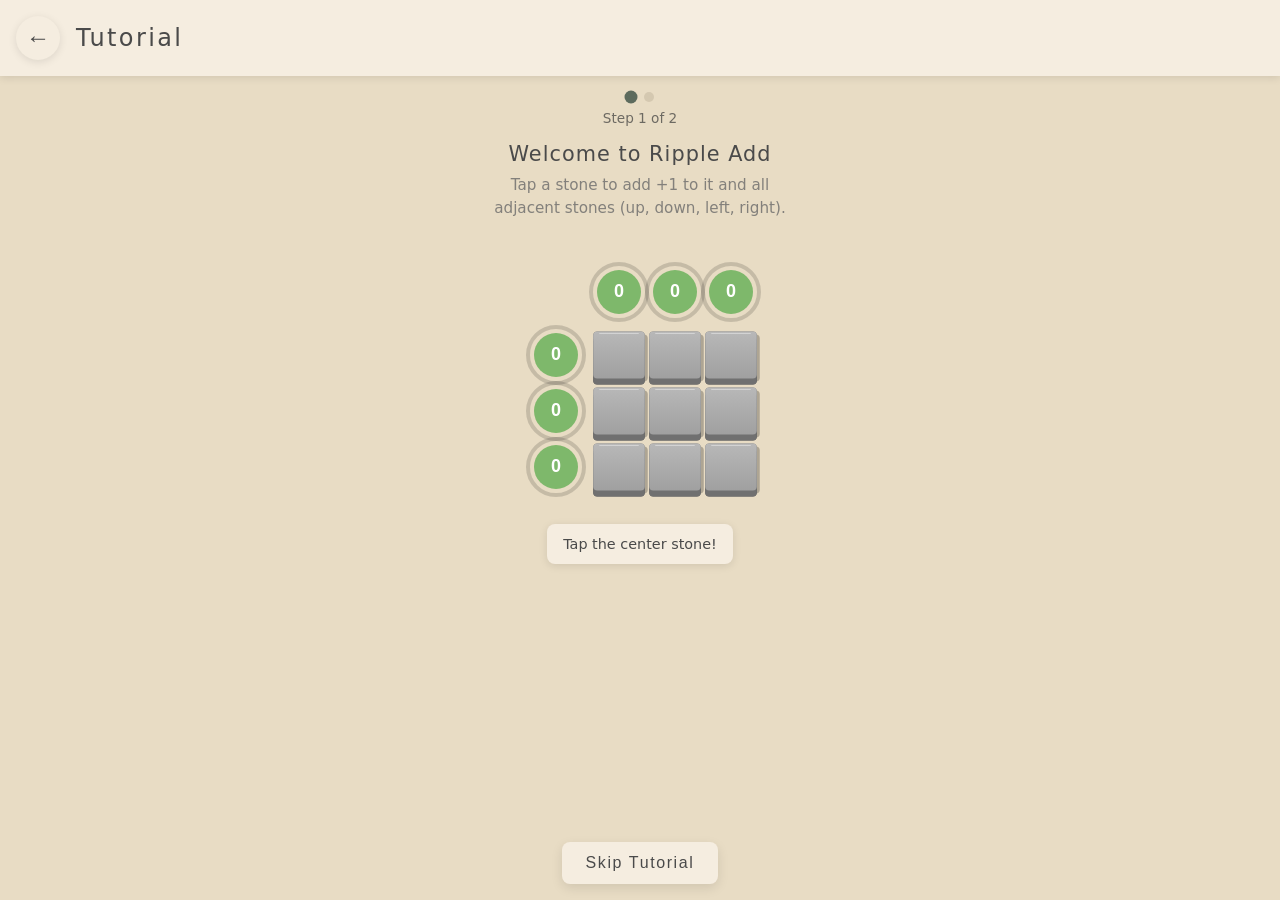
<file: index.html>
<!DOCTYPE html>
<html lang="en">
<head>
    <meta charset="UTF-8">
    <meta name="viewport" content="width=device-width, initial-scale=1.0, user-scalable=no">
    <meta name="description" content="Ripple Add - A calming Zen Garden puzzle game">
    <title>Ripple Add - Zen Garden Puzzle</title>
    <!-- Google tag (gtag.js) -->
    <script async src="https://www.googletagmanager.com/gtag/js?id=G-RBKQYX7QNP"></script>
    <script>
      window.dataLayer = window.dataLayer || [];
      function gtag(){dataLayer.push(arguments);}
      gtag('js', new Date());
      gtag('config', 'G-RBKQYX7QNP');
    </script>
    <link rel="stylesheet" href="css/style.css">
    <link rel="stylesheet" href="css/theme-zen.css">
</head>
<body>
    <div id="app">
        <!-- Main Menu Screen -->
        <div id="menu-screen" class="screen active">
            <div class="menu-container">
                <h1 class="game-title">Ripple Add</h1>
                <p class="game-subtitle">Zen Garden Puzzles</p>
                <div class="menu-buttons">
                    <button id="btn-play" class="menu-btn primary">Play</button>
                    <button id="btn-daily" class="menu-btn">Daily Puzzle</button>
                    <button id="btn-chapters" class="menu-btn">Chapters</button>
                    <button id="btn-tutorial" class="menu-btn">Tutorial</button>
                    <button id="btn-mechanics" class="menu-btn">Mechanics</button>
                </div>
            </div>
        </div>

        <!-- Chapter Select Screen -->
        <div id="chapter-screen" class="screen">
            <div class="screen-header">
                <button id="btn-back-menu" class="back-btn">&larr;</button>
                <h2>Chapters</h2>
            </div>
            <div id="chapter-list" class="chapter-list">
                <!-- Chapters populated by JS -->
            </div>
        </div>

        <!-- Level Select Screen -->
        <div id="level-screen" class="screen">
            <div class="screen-header">
                <button id="btn-back-chapters" class="back-btn">&larr;</button>
                <h2 id="chapter-title">Chapter</h2>
            </div>
            <div id="level-grid" class="level-grid">
                <!-- Levels populated by JS -->
            </div>
        </div>

        <!-- Game Screen -->
        <div id="game-screen" class="screen">
            <div class="game-header">
                <button id="btn-back-levels" class="back-btn">&larr;</button>
                <div class="level-info">
                    <span id="level-name">Level 1</span>
                    <span id="tap-counter">Taps: 0</span>
                </div>
                <div class="game-controls">
                    <button id="btn-hint" class="control-btn" title="Hint">?</button>
                    <button id="btn-undo" class="control-btn" title="Undo">↶</button>
                    <button id="btn-reset" class="control-btn" title="Reset">⟳</button>
                </div>
            </div>
            <div class="game-area">
                <canvas id="game-canvas"></canvas>
            </div>
            <div class="game-footer">
                <div id="goal-display" class="goal-display">
                    Make all cells reach their targets
                </div>
            </div>
        </div>

        <!-- Win Modal -->
        <div id="win-modal" class="modal">
            <div class="modal-content">
                <div class="win-animation">
                    <div class="petals"></div>
                </div>
                <h2>Harmony Achieved</h2>
                <p id="win-stats">Completed in <span id="win-taps">0</span> taps</p>
                <div class="win-buttons">
                    <button id="btn-next-level" class="menu-btn primary">Next Level</button>
                    <button id="btn-share" class="menu-btn">Share</button>
                    <button id="btn-replay" class="menu-btn">Replay</button>
                </div>
            </div>
        </div>

        <!-- Daily Puzzle Screen -->
        <div id="daily-screen" class="screen">
            <div class="game-header">
                <button id="btn-back-daily" class="back-btn">&larr;</button>
                <div class="level-info">
                    <span id="daily-title">Daily Puzzle</span>
                    <span id="daily-tap-counter">Taps: 0</span>
                </div>
                <div class="game-controls">
                    <button id="btn-daily-hint" class="control-btn" title="Hint">?</button>
                    <button id="btn-daily-undo" class="control-btn" title="Undo">↶</button>
                    <button id="btn-daily-reset" class="control-btn" title="Reset">⟳</button>
                </div>
            </div>
            <div class="game-area">
                <canvas id="daily-canvas"></canvas>
            </div>
            <div class="game-footer">
                <div id="daily-streak" class="streak-display">
                    🔥 Streak: <span id="streak-count">0</span> days
                </div>
            </div>
        </div>

        <!-- Tutorial Screen -->
        <div id="tutorial-screen" class="screen">
            <div class="screen-header">
                <button id="btn-back-tutorial" class="back-btn">&larr;</button>
                <h2>Tutorial</h2>
            </div>
            <div class="tutorial-container">
                <div class="tutorial-progress">
                    <div class="tutorial-step-dots"></div>
                    <span class="tutorial-step-counter">Step 1 of 6</span>
                </div>
                <div class="tutorial-content">
                    <div class="tutorial-text">
                        <h3 id="tutorial-title"></h3>
                        <p id="tutorial-description"></p>
                    </div>
                    <div class="tutorial-game-area">
                        <canvas id="tutorial-canvas"></canvas>
                    </div>
                    <div id="tutorial-instruction" class="tutorial-instruction"></div>
                </div>
                <div class="tutorial-nav">
                    <button id="btn-tutorial-prev" class="menu-btn" disabled>Previous</button>
                    <button id="btn-tutorial-next" class="menu-btn primary">Next</button>
                    <button id="btn-tutorial-skip" class="menu-btn">Skip</button>
                </div>
            </div>
        </div>

        <!-- Mechanics Screen -->
        <div id="mechanics-screen" class="screen">
            <div class="screen-header">
                <button id="btn-back-mechanics" class="back-btn">&larr;</button>
                <h2>Mechanics</h2>
            </div>
            <div class="mechanics-container">
                <!-- Mechanic cards populated by JS -->
            </div>
        </div>
    </div>

    <script src="js/grid.js"></script>
    <script src="js/animation.js"></script>
    <script src="js/renderer.js"></script>
    <script src="js/game.js"></script>
    <script src="js/levels.js"></script>
    <script src="js/storage.js"></script>
    <script src="js/analytics.js"></script>
    <script src="js/solver.js"></script>
    <script src="js/difficulty.js"></script>
    <script src="js/daily.js"></script>
    <script src="js/tutorial.js"></script>
    <script src="js/mechanics.js"></script>
    <script src="js/main.js"></script>
</body>
</html>
</file>
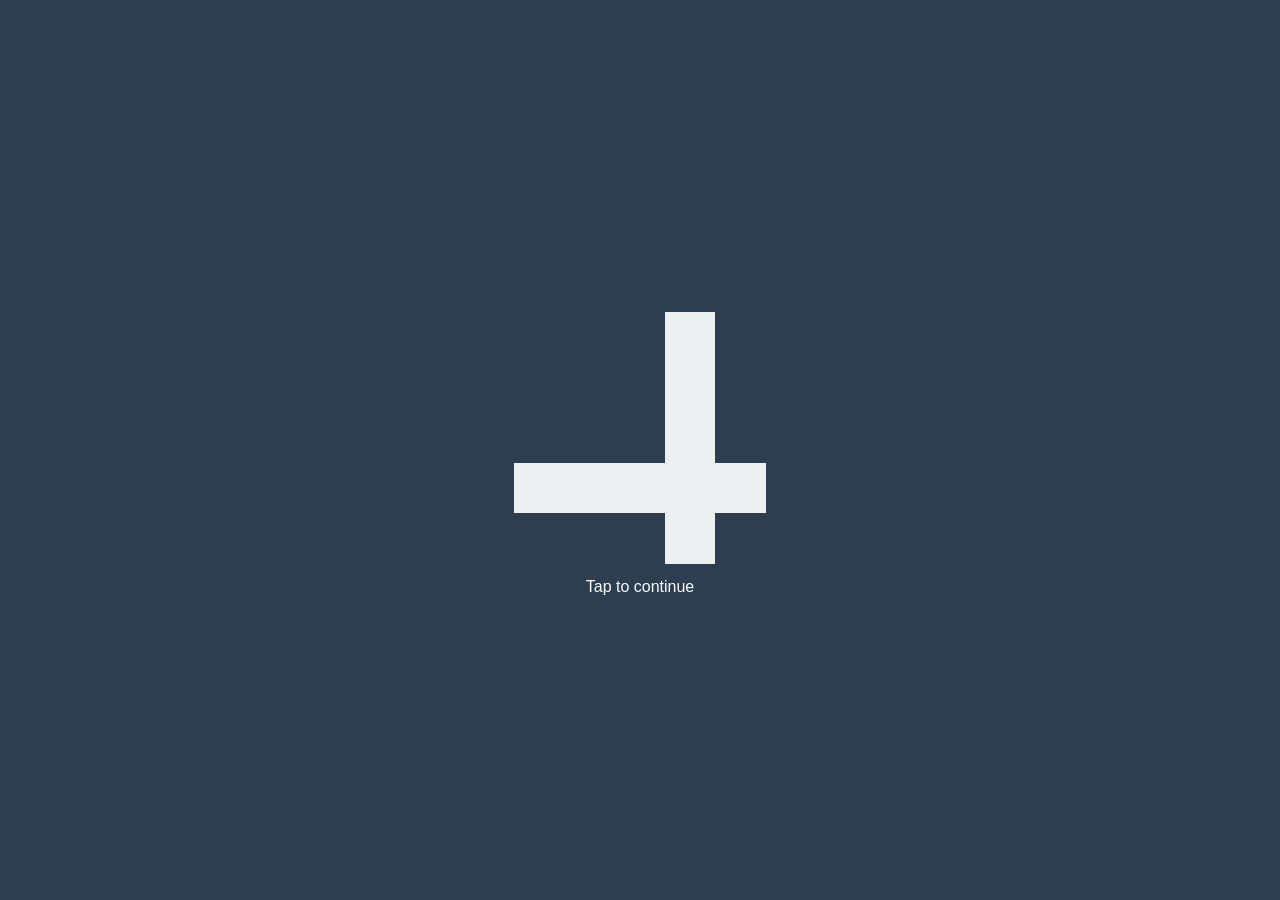
<file: parity.html>
<!DOCTYPE html>
<html lang="en">
<head>
  <meta charset="UTF-8">
  <meta name="viewport" content="width=device-width, initial-scale=1.0, user-scalable=no">
  <title>Parity</title>
  <style>
    * {
      margin: 0;
      padding: 0;
      box-sizing: border-box;
    }
    html, body {
      width: 100%;
      height: 100%;
      overflow: hidden;
      touch-action: none;
      -webkit-touch-callout: none;
      -webkit-user-select: none;
      user-select: none;
    }
    canvas {
      display: block;
    }
  </style>
</head>
<body>
  <canvas id="game"></canvas>
  <script>
    // ============================================
    // PARITY PUZZLE GAME
    // Like Bicolor - make all cells match the background
    // ============================================

    const canvas = document.getElementById('game');
    const ctx = canvas.getContext('2d');

    // Color Palettes - muted, calm colors like Bicolor
    // tileA = target color (matches background), tileB = contrasting color
    const PALETTES = [
      { tileA: '#2C3E50', tileB: '#ECF0F1', dot: '#E74C3C', bg: '#2C3E50' },  // Dark blue-gray / Off-white
      { tileA: '#34495E', tileB: '#F5F5F5', dot: '#E67E22', bg: '#34495E' },  // Slate / White
      { tileA: '#1ABC9C', tileB: '#2C3E50', dot: '#F1C40F', bg: '#1ABC9C' },  // Teal / Dark
      { tileA: '#ECF0F1', tileB: '#3498DB', dot: '#E74C3C', bg: '#ECF0F1' },  // Off-white / Blue
      { tileA: '#9B59B6', tileB: '#ECF0F1', dot: '#F1C40F', bg: '#9B59B6' },  // Purple / White
      { tileA: '#2C3E50', tileB: '#1ABC9C', dot: '#E74C3C', bg: '#2C3E50' },  // Dark / Teal
      { tileA: '#E8E8E8', tileB: '#333333', dot: '#FF6B6B', bg: '#E8E8E8' },  // Light gray / Dark gray
      { tileA: '#3498DB', tileB: '#ECF0F1', dot: '#F39C12', bg: '#3498DB' },  // Blue / White
      { tileA: '#27AE60', tileB: '#2C3E50', dot: '#F1C40F', bg: '#27AE60' },  // Green / Dark
      { tileA: '#F5F5F5', tileB: '#E74C3C', dot: '#3498DB', bg: '#F5F5F5' },  // White / Red
    ];

    // Build puzzles from fixed solutions
    function buildGridFromSolution(gridSize, solution, options = {}) {
      const grid = [];
      for (let r = 0; r < gridSize; r++) {
        grid[r] = [];
        for (let c = 0; c < gridSize; c++) {
          grid[r][c] = { parity: 0, dot: 0, block: 0, echo: 0, wind: 0, windDir: 0, water: 0 };
        }
      }

      const blockMask = options.blocks || null;
      if (blockMask) {
        for (const block of blockMask) {
          grid[block.row][block.col].block = 1;
        }
      }

      const echoCells = options.echoCells || null;
      let echoState = null;
      if (echoCells) {
        for (const cell of echoCells) {
          grid[cell.row][cell.col].echo = 1;
        }
        if (options.mechanic === 'echo') {
          const remaining = new Set(echoCells.map(cell => `${cell.row},${cell.col}`));
          echoState = { remaining, consumeGrid: false };
        }
      }

      const windCells = options.windCells || null;
      if (windCells) {
        for (const cell of windCells) {
          grid[cell.row][cell.col].wind = 1;
          grid[cell.row][cell.col].windDir = cell.dir;
        }
      }

      const waterCells = options.waterCells || null;
      if (waterCells) {
        for (const cell of waterCells) {
          grid[cell.row][cell.col].water = 1;
        }
      }

      for (const tap of solution) {
        applyTapToGrid(grid, tap.row, tap.col, gridSize, options.mechanic || 'classic', blockMask, echoState);
      }

      if (blockMask) {
        for (const block of blockMask) {
          grid[block.row][block.col].block = 1;
        }
      }

      if (windCells) {
        for (const cell of windCells) {
          grid[cell.row][cell.col].wind = 1;
          grid[cell.row][cell.col].windDir = cell.dir;
        }
      }

      if (waterCells) {
        for (const cell of waterCells) {
          grid[cell.row][cell.col].water = 1;
        }
      }

      return grid;
    }

    function createSeededRandom(seed) {
      return function() {
        seed = Math.sin(seed) * 10000;
        return seed - Math.floor(seed);
      };
    }

    function mechanicHas(mechanic, token) {
      if (!mechanic) return false;
      if (mechanic === token) return true;
      if (mechanic === 'classic') return token === 'classic';
      return mechanic.split('+').includes(token);
    }

    function scorePuzzleInterestingness(grid, solution, gridSize) {
      let score = 0;

      let parity1Count = 0;
      for (let r = 0; r < gridSize; r++) {
        for (let c = 0; c < gridSize; c++) {
          if (grid[r][c].parity === 1) {
            parity1Count++;
          }
        }
      }

      const totalCells = gridSize * gridSize;
      const parity1Ratio = parity1Count / totalCells;
      const optimalRatio = 0.45;
      const ratioScore = 18 * (1 - Math.abs(parity1Ratio - optimalRatio) / optimalRatio);
      score += Math.max(0, ratioScore);

      let solidBlocks = 0;
      for (let r = 0; r < gridSize - 1; r++) {
        for (let c = 0; c < gridSize - 1; c++) {
          const p00 = grid[r][c].parity;
          const p01 = grid[r][c + 1].parity;
          const p10 = grid[r + 1][c].parity;
          const p11 = grid[r + 1][c + 1].parity;
          if (p00 === p01 && p01 === p10 && p10 === p11) {
            solidBlocks++;
          }
        }
      }
      const maxBlocks = (gridSize - 1) * (gridSize - 1);
      const solidPenalty = 12 * (solidBlocks / Math.max(1, maxBlocks));
      score += 12 - solidPenalty;

      let adjacentPairs = 0;
      let alignedPairs = 0;
      for (let i = 0; i < solution.length; i++) {
        for (let j = i + 1; j < solution.length; j++) {
          const dr = Math.abs(solution[i].row - solution[j].row);
          const dc = Math.abs(solution[i].col - solution[j].col);
          if (dr <= 1 && dc <= 1) adjacentPairs++;
          if (solution[i].row === solution[j].row || solution[i].col === solution[j].col) alignedPairs++;
        }
      }
      const maxPairs = solution.length * (solution.length - 1) / 2;
      score += 18 * (1 - adjacentPairs / Math.max(1, maxPairs));
      score += 18 * (1 - alignedPairs / Math.max(1, maxPairs));

      const toggleCounts = buildToggleCounts(gridSize, solution);

      let multiToggleCells = 0;
      for (let r = 0; r < gridSize; r++) {
        for (let c = 0; c < gridSize; c++) {
          if (toggleCounts[r][c] >= 2) multiToggleCells++;
        }
      }
      score += 30 * (multiToggleCells / totalCells);

      return score;
    }

    function buildToggleCounts(gridSize, solution) {
      const counts = [];
      for (let r = 0; r < gridSize; r++) {
        counts[r] = [];
        for (let c = 0; c < gridSize; c++) {
          counts[r][c] = 0;
        }
      }

      for (const tap of solution) {
        for (let c = 0; c < gridSize; c++) {
          counts[tap.row][c]++;
        }
        for (let r = 0; r < gridSize; r++) {
          if (r !== tap.row) {
            counts[r][tap.col]++;
          }
        }
      }

      return counts;
    }

    function buildToggleCountsForMechanic(gridSize, solution, mechanic, blocks = null, winds = null, waters = null) {
      const hasBlocks = mechanicHas(mechanic, 'blocks');
      const hasWind = mechanicHas(mechanic, 'wind');
      const hasWater = mechanicHas(mechanic, 'water');

      if (!hasBlocks && !hasWind && !hasWater) {
        return buildToggleCounts(gridSize, solution);
      }

      const counts = [];
      const grid = [];
      for (let r = 0; r < gridSize; r++) {
        counts[r] = [];
        grid[r] = [];
        for (let c = 0; c < gridSize; c++) {
          counts[r][c] = 0;
          grid[r][c] = { block: 0, wind: 0, windDir: 0, water: 0 };
        }
      }

      if (blocks) {
        for (const block of blocks) {
          grid[block.row][block.col].block = 1;
        }
      }

      if (winds) {
        for (const cell of winds) {
          grid[cell.row][cell.col].wind = 1;
          grid[cell.row][cell.col].windDir = cell.dir;
        }
      }
      if (waters) {
        for (const cell of waters) {
          grid[cell.row][cell.col].water = 1;
        }
      }

      const blockKeys = new Set();
      if (blocks && Array.isArray(blocks)) {
        for (const cell of blocks) {
          blockKeys.add(`${cell.row},${cell.col}`);
        }
      }
      const isBlocked = (r, c) => hasBlocks && blockKeys.has(`${r},${c}`);
      const consumeBlock = (r, c) => {
        if (!hasBlocks) return false;
        const key = `${r},${c}`;
        if (!blockKeys.has(key)) return false;
        blockKeys.delete(key);
        grid[r][c].block = 0;
        return true;
      };

      for (const tap of solution) {
        if (hasBlocks && isBlocked(tap.row, tap.col)) {
          continue;
        }

        const windQueue = [];
        const waterQueue = [];
        const queueWind = (r, c) => {
          if (!hasWind) return;
          if (grid[r][c].wind !== 1) return;
          const dir = grid[r][c].windDir;
          grid[r][c].wind = 0;
          grid[r][c].windDir = 0;
          windQueue.push({ row: r, col: c, dir });
        };
        const queueWater = (r, c) => {
          if (!hasWater) return;
          if (grid[r][c].water !== 1) return;
          grid[r][c].water = 0;
          waterQueue.push({ row: r, col: c });
        };

        const toggleCell = (r, c) => {
          counts[r][c] += 1;
          queueWind(r, c);
          queueWater(r, c);
        };

        const processWindQueue = () => {
          if (!hasWind) return;
          while (windQueue.length) {
            const wind = windQueue.shift();
            const delta = DIR_VECTORS[wind.dir % 4] || DIR_VECTORS[0];
            let r = wind.row + delta.dr;
            let c = wind.col + delta.dc;
            while (r >= 0 && r < gridSize && c >= 0 && c < gridSize) {
              if (hasBlocks && isBlocked(r, c)) {
                consumeBlock(r, c);
                break;
              }
              toggleCell(r, c);
              r += delta.dr;
              c += delta.dc;
            }
          }
        };

        const processWaterQueue = () => {
          if (!hasWater) return;
          while (waterQueue.length) {
            const water = waterQueue.shift();
            for (let dr = -1; dr <= 1; dr++) {
              for (let dc = -1; dc <= 1; dc++) {
                if (dr === 0 && dc === 0) continue;
                const r = water.row + dr;
                const c = water.col + dc;
                if (r < 0 || r >= gridSize || c < 0 || c >= gridSize) continue;
                if (hasBlocks && isBlocked(r, c)) {
                  consumeBlock(r, c);
                  continue;
                }
                toggleCell(r, c);
              }
            }
          }
        };

        const processSpecialQueues = () => {
          while (windQueue.length || waterQueue.length) {
            processWaterQueue();
            processWindQueue();
          }
        };

        if (hasWind && grid[tap.row][tap.col].wind === 1) {
          toggleCell(tap.row, tap.col);
          processSpecialQueues();
          continue;
        }
        if (hasWater && grid[tap.row][tap.col].water === 1) {
          toggleCell(tap.row, tap.col);
          processSpecialQueues();
          continue;
        }

        toggleCell(tap.row, tap.col);

        for (let c = tap.col - 1; c >= 0; c--) {
          if (isBlocked(tap.row, c)) {
            consumeBlock(tap.row, c);
            break;
          }
          toggleCell(tap.row, c);
        }

        for (let c = tap.col + 1; c < gridSize; c++) {
          if (isBlocked(tap.row, c)) {
            consumeBlock(tap.row, c);
            break;
          }
          toggleCell(tap.row, c);
        }

        for (let r = tap.row - 1; r >= 0; r--) {
          if (isBlocked(r, tap.col)) {
            consumeBlock(r, tap.col);
            break;
          }
          toggleCell(r, tap.col);
        }

        for (let r = tap.row + 1; r < gridSize; r++) {
          if (isBlocked(r, tap.col)) {
            consumeBlock(r, tap.col);
            break;
          }
          toggleCell(r, tap.col);
        }

        processSpecialQueues();
      }

      return counts;
    }

    function verifyPuzzleSolution(grid, gridSize, solution, mechanic, blocks = null, winds = null, waters = null) {
      for (let r = 0; r < gridSize; r++) {
        for (let c = 0; c < gridSize; c++) {
          const cell = grid[r][c];
          const elementCount = (cell.block === 1 ? 1 : 0)
            + (cell.wind === 1 ? 1 : 0)
            + (cell.water === 1 ? 1 : 0)
            + (cell.dot === 1 ? 1 : 0)
            + (cell.echo === 1 ? 1 : 0);
          if (elementCount > 1) {
            return false;
          }
        }
      }
      const sim = deepCopy(grid);
      const hasBlocks = mechanicHas(mechanic, 'blocks');
      const hasWind = mechanicHas(mechanic, 'wind');
      const hasWater = mechanicHas(mechanic, 'water');
      const hasDots = mechanicHas(mechanic, 'dots');
      const blockMask = blocks || null;
      const blockKeys = new Set();
      if (hasBlocks) {
        if (blockMask && Array.isArray(blockMask)) {
          for (const cell of blockMask) {
            blockKeys.add(`${cell.row},${cell.col}`);
          }
        } else {
          for (let r = 0; r < gridSize; r++) {
            for (let c = 0; c < gridSize; c++) {
              if (sim[r][c].block === 1) {
                blockKeys.add(`${r},${c}`);
              }
            }
          }
        }
      }
      const isBlocked = (r, c) => hasBlocks && blockKeys.has(`${r},${c}`);
      const consumeBlock = (r, c) => {
        if (!hasBlocks) return false;
        const key = `${r},${c}`;
        if (!blockKeys.has(key)) return false;
        blockKeys.delete(key);
        sim[r][c].block = 0;
        return true;
      };

      for (const tap of solution) {
        if (hasBlocks && isBlocked(tap.row, tap.col)) {
          return false;
        }

        const windQueue = [];
        const waterQueue = [];
        const queueWind = (r, c) => {
          if (!hasWind) return;
          if (sim[r][c].wind !== 1) return;
          const dir = sim[r][c].windDir;
          sim[r][c].wind = 0;
          sim[r][c].windDir = 0;
          windQueue.push({ row: r, col: c, dir });
        };
        const queueWater = (r, c) => {
          if (!hasWater) return;
          if (sim[r][c].water !== 1) return;
          sim[r][c].water = 0;
          waterQueue.push({ row: r, col: c });
        };

        const toggleCell = (r, c) => {
          sim[r][c].parity = (sim[r][c].parity + 1) % 2;
          if (hasDots && sim[r][c].dot === 1) {
            sim[r][c].dot = 0;
          }
          queueWind(r, c);
          queueWater(r, c);
        };

        const processWindQueue = () => {
          if (!hasWind) return;
          while (windQueue.length) {
            const wind = windQueue.shift();
            const delta = DIR_VECTORS[wind.dir % 4] || DIR_VECTORS[0];
            let r = wind.row + delta.dr;
            let c = wind.col + delta.dc;
            while (r >= 0 && r < gridSize && c >= 0 && c < gridSize) {
              if (hasBlocks && isBlocked(r, c)) {
                consumeBlock(r, c);
                break;
              }
              toggleCell(r, c);
              r += delta.dr;
              c += delta.dc;
            }
          }
        };

        const processWaterQueue = () => {
          if (!hasWater) return;
          while (waterQueue.length) {
            const water = waterQueue.shift();
            for (let dr = -1; dr <= 1; dr++) {
              for (let dc = -1; dc <= 1; dc++) {
                if (dr === 0 && dc === 0) continue;
                const r = water.row + dr;
                const c = water.col + dc;
                if (r < 0 || r >= gridSize || c < 0 || c >= gridSize) continue;
                if (hasBlocks && isBlocked(r, c)) {
                  consumeBlock(r, c);
                  continue;
                }
                toggleCell(r, c);
              }
            }
          }
        };

        const processSpecialQueues = () => {
          while (windQueue.length || waterQueue.length) {
            processWaterQueue();
            processWindQueue();
          }
        };

        if (hasWind && sim[tap.row][tap.col].wind === 1) {
          toggleCell(tap.row, tap.col);
          processSpecialQueues();
          continue;
        }

        if (hasWater && sim[tap.row][tap.col].water === 1) {
          toggleCell(tap.row, tap.col);
          processSpecialQueues();
          continue;
        }

        toggleCell(tap.row, tap.col);

        for (let c = tap.col - 1; c >= 0; c--) {
          if (hasBlocks && isBlocked(tap.row, c)) {
            consumeBlock(tap.row, c);
            break;
          }
          toggleCell(tap.row, c);
        }

        for (let c = tap.col + 1; c < gridSize; c++) {
          if (hasBlocks && isBlocked(tap.row, c)) {
            consumeBlock(tap.row, c);
            break;
          }
          toggleCell(tap.row, c);
        }

        for (let r = tap.row - 1; r >= 0; r--) {
          if (hasBlocks && isBlocked(r, tap.col)) {
            consumeBlock(r, tap.col);
            break;
          }
          toggleCell(r, tap.col);
        }

        for (let r = tap.row + 1; r < gridSize; r++) {
          if (hasBlocks && isBlocked(r, tap.col)) {
            consumeBlock(r, tap.col);
            break;
          }
          toggleCell(r, tap.col);
        }

        processSpecialQueues();
      }

      for (let r = 0; r < gridSize; r++) {
        for (let c = 0; c < gridSize; c++) {
          const cell = sim[r][c];
          if (cell.parity !== 0) return false;
          if (hasDots && cell.dot === 1) return false;
          if (cell.block === 1) return false;
          if (cell.wind === 1) return false;
          if (cell.water === 1) return false;
          if (cell.echo === 1) return false;
        }
      }
      return true;
    }

    function buildBlockMask(gridSize, seed, count, forbiddenKeys = new Set()) {
      const random = createSeededRandom(seed);
      const blocks = [];
      const used = new Set(forbiddenKeys);
      let attempts = 0;

      while (blocks.length < count && attempts < count * 40) {
        const r = Math.floor(random() * gridSize);
        const c = Math.floor(random() * gridSize);
        const key = `${r},${c}`;
        if (!used.has(key)) {
          used.add(key);
          blocks.push({ row: r, col: c });
        }
        attempts++;
      }

      return blocks;
    }

    function collectDotCells(grid) {
      const dots = [];
      for (let r = 0; r < grid.length; r++) {
        for (let c = 0; c < grid[r].length; c++) {
          if (grid[r][c].dot === 1) {
            dots.push({ row: r, col: c });
          }
        }
      }
      return dots;
    }

    function buildEchoLayout(gridSize, solution, seed) {
      const random = createSeededRandom(seed);
      const solutionKeys = new Set(solution.map(tap => `${tap.row},${tap.col}`));
      const solutionRows = new Set(solution.map(tap => tap.row));
      const solutionCols = new Set(solution.map(tap => tap.col));

      const targetCount = Math.max(2, Math.min(gridSize + 1, Math.floor(gridSize * 0.6)));
      const maxCount = Math.min(gridSize + 2, gridSize * gridSize - solution.length);

      const candidates = [];
      for (let r = 0; r < gridSize; r++) {
        for (let c = 0; c < gridSize; c++) {
          const key = `${r},${c}`;
          if (solutionKeys.has(key)) continue;
          if (solutionRows.has(r) || solutionCols.has(c)) {
            candidates.push({ row: r, col: c });
          }
        }
      }

      if (candidates.length === 0) return [];

      for (let i = candidates.length - 1; i > 0; i--) {
        const j = Math.floor(random() * (i + 1));
        [candidates[i], candidates[j]] = [candidates[j], candidates[i]];
      }

      const used = new Set();
      const echoes = [];

      const findSecondary = (primary) => {
        const secondary = [];
        for (let r = 0; r < gridSize; r++) {
          for (let c = 0; c < gridSize; c++) {
            const key = `${r},${c}`;
            if (solutionKeys.has(key) || used.has(key)) continue;
            if (solutionRows.has(r) || solutionCols.has(c)) continue;
            if (r === primary.row || c === primary.col) {
              secondary.push({ row: r, col: c });
            }
          }
        }
        if (secondary.length === 0) return null;
        return secondary[Math.floor(random() * secondary.length)];
      };

      const chainTarget = Math.max(1, Math.floor(targetCount * 0.3));
      let chains = 0;
      for (const primary of candidates) {
        if (chains >= chainTarget) break;
        const key = `${primary.row},${primary.col}`;
        if (used.has(key)) continue;
        const secondary = findSecondary(primary);
        if (!secondary) continue;
        const secondaryKey = `${secondary.row},${secondary.col}`;
        used.add(key);
        used.add(secondaryKey);
        echoes.push(primary, secondary);
        chains++;
      }

      for (const candidate of candidates) {
        if (echoes.length >= targetCount) break;
        const key = `${candidate.row},${candidate.col}`;
        if (used.has(key)) continue;
        used.add(key);
        echoes.push(candidate);
      }

      const hasEchoInRowCol = (tap) => {
        return echoes.some(cell => cell.row === tap.row || cell.col === tap.col);
      };

      for (const tap of solution) {
        if (hasEchoInRowCol(tap)) continue;
        const options = [];
        for (let r = 0; r < gridSize; r++) {
          const key = `${r},${tap.col}`;
          if (!solutionKeys.has(key) && !used.has(key)) {
            options.push({ row: r, col: tap.col });
          }
        }
        for (let c = 0; c < gridSize; c++) {
          const key = `${tap.row},${c}`;
          if (!solutionKeys.has(key) && !used.has(key)) {
            options.push({ row: tap.row, col: c });
          }
        }
        if (options.length > 0) {
          const pick = options[Math.floor(random() * options.length)];
          const key = `${pick.row},${pick.col}`;
          used.add(key);
          echoes.push(pick);
        }
      }

      if (echoes.length > maxCount) {
        const required = new Set();
        for (const tap of solution) {
          const match = echoes.find(cell => cell.row === tap.row || cell.col === tap.col);
          if (match) required.add(`${match.row},${match.col}`);
        }
        const secondaryCandidates = echoes.filter(cell => {
          if (solutionRows.has(cell.row) || solutionCols.has(cell.col)) return false;
          return echoes.some(primary => (solutionRows.has(primary.row) || solutionCols.has(primary.col)) &&
            (primary.row === cell.row || primary.col === cell.col));
        });
        if (secondaryCandidates.length > 0) {
          const keep = secondaryCandidates[Math.floor(random() * secondaryCandidates.length)];
          required.add(`${keep.row},${keep.col}`);
        }

        const removable = echoes.filter(cell => !required.has(`${cell.row},${cell.col}`));
        for (let i = removable.length - 1; i >= 0 && echoes.length > maxCount; i--) {
          const key = `${removable[i].row},${removable[i].col}`;
          used.delete(key);
          const idx = echoes.findIndex(cell => cell.row === removable[i].row && cell.col === removable[i].col);
          if (idx !== -1) echoes.splice(idx, 1);
        }
      }

      return echoes;
    }

    function buildWindLayout(gridSize, solution, seed, forbidden = null, targetOverride = null) {
      const random = createSeededRandom(seed);
      const forbiddenKeys = new Set();
      if (forbidden && Array.isArray(forbidden)) {
        for (const cell of forbidden) {
          forbiddenKeys.add(`${cell.row},${cell.col}`);
        }
      }
      const solutionKeys = new Set(solution.map(tap => `${tap.row},${tap.col}`));
      const solutionList = solution.slice();
      const candidates = [];

      for (let r = 0; r < gridSize; r++) {
        for (let c = 0; c < gridSize; c++) {
          const key = `${r},${c}`;
          if (forbiddenKeys.has(key)) continue;
          if (solutionKeys.has(key)) continue;
          candidates.push({ row: r, col: c });
        }
      }

      function shuffle(arr) {
        for (let i = arr.length - 1; i > 0; i--) {
          const j = Math.floor(random() * (i + 1));
          [arr[i], arr[j]] = [arr[j], arr[i]];
        }
      }

      shuffle(solutionList);
      shuffle(candidates);

      const targetCount = targetOverride || Math.max(2, Math.min(gridSize + 1, Math.floor(gridSize * 0.6)));
      const winds = [];
      const used = new Set();

      const validWindDirs = (row, col) => {
        const dirs = [];
        if (row > 0) dirs.push(0);
        if (col < gridSize - 1) dirs.push(1);
        if (row < gridSize - 1) dirs.push(2);
        if (col > 0) dirs.push(3);
        return dirs;
      };

      const pickWindDir = (row, col) => {
        const dirs = validWindDirs(row, col);
        if (dirs.length === 0) return null;
        return dirs[Math.floor(random() * dirs.length)];
      };

      if (solutionList.length > 0) {
        const tap = solutionList[0];
        const key = `${tap.row},${tap.col}`;
        if (!forbiddenKeys.has(key)) {
          const dir = pickWindDir(tap.row, tap.col);
          if (dir !== null) {
          used.add(key);
          winds.push({ row: tap.row, col: tap.col, dir });
          }
        }
      }

      const pool = solutionList.concat(candidates);
      for (const cell of pool) {
        if (winds.length >= targetCount) break;
        const key = `${cell.row},${cell.col}`;
        if (used.has(key)) continue;
        const dir = pickWindDir(cell.row, cell.col);
        if (dir === null) continue;
        used.add(key);
        winds.push({ row: cell.row, col: cell.col, dir });
      }

      if (winds.length > 1) {
        const dirSet = new Set(winds.map(cell => cell.dir));
        if (dirSet.size < 2) {
          const altDirs = validWindDirs(winds[1].row, winds[1].col).filter(d => d !== winds[0].dir);
          if (altDirs.length > 0) {
            winds[1].dir = altDirs[Math.floor(random() * altDirs.length)];
          }
        }
      }

      return winds;
    }

    function buildWaterLayout(gridSize, solution, seed, forbidden = null, blocks = null, targetOverride = null) {
      const random = createSeededRandom(seed);
      const forbiddenKeys = new Set();
      if (forbidden && Array.isArray(forbidden)) {
        for (const cell of forbidden) {
          forbiddenKeys.add(`${cell.row},${cell.col}`);
        }
      }
      const blockKeys = new Set();
      if (blocks && Array.isArray(blocks)) {
        for (const cell of blocks) {
          blockKeys.add(`${cell.row},${cell.col}`);
        }
      }
      const solutionKeys = new Set(solution.map(tap => `${tap.row},${tap.col}`));
      const solutionList = solution.slice();
      const candidates = [];

      for (let r = 0; r < gridSize; r++) {
        for (let c = 0; c < gridSize; c++) {
          const key = `${r},${c}`;
          if (forbiddenKeys.has(key)) continue;
          if (solutionKeys.has(key)) continue;
          candidates.push({ row: r, col: c });
        }
      }

      function shuffle(arr) {
        for (let i = arr.length - 1; i > 0; i--) {
          const j = Math.floor(random() * (i + 1));
          [arr[i], arr[j]] = [arr[j], arr[i]];
        }
      }

      const hasFreeNeighbor = (row, col) => {
        for (let dr = -1; dr <= 1; dr++) {
          for (let dc = -1; dc <= 1; dc++) {
            if (dr === 0 && dc === 0) continue;
            const nr = row + dr;
            const nc = col + dc;
            if (nr < 0 || nr >= gridSize || nc < 0 || nc >= gridSize) continue;
            if (!blockKeys.has(`${nr},${nc}`)) {
              return true;
            }
          }
        }
        return false;
      };

      shuffle(solutionList);
      shuffle(candidates);

      const targetCount = targetOverride || Math.max(2, Math.min(gridSize + 1, Math.floor(gridSize * 0.6)));
      const waters = [];
      const used = new Set();

      if (solutionList.length > 0) {
        const tap = solutionList[0];
        const key = `${tap.row},${tap.col}`;
        if (!forbiddenKeys.has(key) && hasFreeNeighbor(tap.row, tap.col)) {
          used.add(key);
          waters.push({ row: tap.row, col: tap.col });
        }
      }

      const pool = solutionList.concat(candidates);
      for (const cell of pool) {
        if (waters.length >= targetCount) break;
        const key = `${cell.row},${cell.col}`;
        if (used.has(key)) continue;
        if (!hasFreeNeighbor(cell.row, cell.col)) continue;
        used.add(key);
        waters.push({ row: cell.row, col: cell.col });
      }

      return waters;
    }

    function analyzeEchoLayout(gridSize, solution, echoes) {
      const solutionRows = new Set(solution.map(tap => tap.row));
      const solutionCols = new Set(solution.map(tap => tap.col));
      let tapsWithEcho = 0;
      for (const tap of solution) {
        if (echoes.some(cell => cell.row === tap.row || cell.col === tap.col)) {
          tapsWithEcho++;
        }
      }

      const primary = echoes.filter(cell => solutionRows.has(cell.row) || solutionCols.has(cell.col));
      const secondary = echoes.filter(cell => !solutionRows.has(cell.row) && !solutionCols.has(cell.col))
        .filter(cell => primary.some(p => p.row === cell.row || p.col === cell.col));

      return {
        coverage: solution.length ? tapsWithEcho / solution.length : 0,
        chainCount: secondary.length,
      };
    }

    function applyTapToGrid(grid, row, col, gridSize, mechanic, blockMask, echoState) {
      const hasBlocks = mechanicHas(mechanic, 'blocks');
      const hasWind = mechanicHas(mechanic, 'wind');
      const hasWater = mechanicHas(mechanic, 'water');
      const hasEcho = mechanicHas(mechanic, 'echo');
      const blockKeys = new Set();
      if (blockMask && Array.isArray(blockMask)) {
        for (const cell of blockMask) {
          blockKeys.add(`${cell.row},${cell.col}`);
        }
      }
      const isBlocked = (r, c) => hasBlocks && blockKeys.has(`${r},${c}`);
      const consumeBlock = (r, c) => {
        if (!hasBlocks) return false;
        const key = `${r},${c}`;
        if (!blockKeys.has(key)) return false;
        blockKeys.delete(key);
        grid[r][c].block = 0;
        return true;
      };

      const isEcho = (r, c) => {
        if (!hasEcho) return false;
        if (echoState) {
          return echoState.remaining.has(`${r},${c}`);
        }
        return grid[r][c].echo === 1;
      };

      if (hasBlocks && isBlocked(row, col)) {
        return;
      }

      const windQueue = [];
      const waterQueue = [];
      const queueWind = (r, c) => {
        if (!hasWind) return;
        if (grid[r][c].wind !== 1) return;
        const dir = grid[r][c].windDir;
        grid[r][c].wind = 0;
        grid[r][c].windDir = 0;
        windQueue.push({ row: r, col: c, dir });
      };
      const queueWater = (r, c) => {
        if (!hasWater) return;
        if (grid[r][c].water !== 1) return;
        grid[r][c].water = 0;
        waterQueue.push({ row: r, col: c });
      };

      const toggleCell = (r, c) => {
        grid[r][c].parity = (grid[r][c].parity + 1) % 2;
        queueWind(r, c);
        queueWater(r, c);
      };

      const processWindQueue = () => {
        if (!hasWind) return;
        const deltas = [
          { dr: -1, dc: 0 },
          { dr: 0, dc: 1 },
          { dr: 1, dc: 0 },
          { dr: 0, dc: -1 },
        ];
        while (windQueue.length) {
          const wind = windQueue.shift();
          const delta = deltas[wind.dir] || deltas[0];
          let r = wind.row + delta.dr;
          let c = wind.col + delta.dc;
          while (r >= 0 && r < gridSize && c >= 0 && c < gridSize) {
        if (hasBlocks && isBlocked(r, c)) {
          consumeBlock(r, c);
          break;
        }
            toggleCell(r, c);
            r += delta.dr;
            c += delta.dc;
          }
        }
      };

      const processWaterQueue = () => {
        if (!hasWater) return;
        while (waterQueue.length) {
          const water = waterQueue.shift();
          for (let dr = -1; dr <= 1; dr++) {
            for (let dc = -1; dc <= 1; dc++) {
              if (dr === 0 && dc === 0) continue;
              const r = water.row + dr;
              const c = water.col + dc;
              if (r < 0 || r >= gridSize || c < 0 || c >= gridSize) continue;
                if (hasBlocks && isBlocked(r, c)) {
                  consumeBlock(r, c);
                  continue;
                }
                toggleCell(r, c);
              }
            }
          }
      };

      const processSpecialQueues = () => {
        while (windQueue.length || waterQueue.length) {
          processWaterQueue();
          processWindQueue();
        }
      };

      const triggeredEcho = new Set();
      const tapQueue = [{ row, col }];

      while (tapQueue.length) {
        const tap = tapQueue.shift();

        if (hasBlocks && isBlocked(tap.row, tap.col)) {
          continue;
        }

        const maybeQueueEcho = (r, c) => {
          if (!hasEcho) return;
          if (!isEcho(r, c)) return;
          const key = `${r},${c}`;
          if (triggeredEcho.has(key)) return;
          triggeredEcho.add(key);
          if (echoState) {
            echoState.remaining.delete(key);
            if (echoState.consumeGrid) {
              grid[r][c].echo = 0;
            }
          } else {
            grid[r][c].echo = 0;
          }
          tapQueue.push({ row: r, col: c });
        };

        if (hasWind && grid[tap.row][tap.col].wind === 1) {
          toggleCell(tap.row, tap.col);
          processSpecialQueues();
          continue;
        }

        if (hasWater && grid[tap.row][tap.col].water === 1) {
          toggleCell(tap.row, tap.col);
          processSpecialQueues();
          continue;
        }

        const toggleRowWithBlocks = () => {
          toggleCell(tap.row, tap.col);
          maybeQueueEcho(tap.row, tap.col);

          for (let c = tap.col - 1; c >= 0; c--) {
            if (hasBlocks && isBlocked(tap.row, c)) {
              consumeBlock(tap.row, c);
              break;
            }
            toggleCell(tap.row, c);
            maybeQueueEcho(tap.row, c);
          }

          for (let c = tap.col + 1; c < gridSize; c++) {
            if (hasBlocks && isBlocked(tap.row, c)) {
              consumeBlock(tap.row, c);
              break;
            }
            toggleCell(tap.row, c);
            maybeQueueEcho(tap.row, c);
          }
        };

        const toggleColumnWithBlocks = () => {
          for (let r = tap.row - 1; r >= 0; r--) {
            if (hasBlocks && isBlocked(r, tap.col)) {
              consumeBlock(r, tap.col);
              break;
            }
            toggleCell(r, tap.col);
            maybeQueueEcho(r, tap.col);
          }

          for (let r = tap.row + 1; r < gridSize; r++) {
            if (hasBlocks && isBlocked(r, tap.col)) {
              consumeBlock(r, tap.col);
              break;
            }
            toggleCell(r, tap.col);
            maybeQueueEcho(r, tap.col);
          }
        };

        toggleRowWithBlocks();
        toggleColumnWithBlocks();
        processSpecialQueues();
      }
    }

    function applyDotsToGrid(grid, gridSize, solution, seed, mechanic = 'dots', blocks = null, winds = null, waters = null) {
      const random = createSeededRandom(seed);
      const toggleCounts = buildToggleCountsForMechanic(gridSize, solution, mechanic, blocks, winds, waters);
      const candidates = [];
      const parityZero = [];
      const parityOne = [];

      for (let r = 0; r < gridSize; r++) {
        for (let c = 0; c < gridSize; c++) {
          if (grid[r][c].block === 1 || grid[r][c].wind === 1 || grid[r][c].water === 1) continue;
          if (toggleCounts[r][c] > 0) {
            const entry = { row: r, col: c };
            candidates.push(entry);
            if (grid[r][c].parity === 0) {
              parityZero.push(entry);
            } else {
              parityOne.push(entry);
            }
          }
        }
      }

      if (candidates.length === 0) return 0;

      const maxDots = Math.min(candidates.length, Math.floor(gridSize * gridSize * 0.5));
      let dotCount = Math.floor(gridSize * gridSize * 0.18 + solution.length * 0.6);
      dotCount = Math.max(3, Math.min(dotCount, maxDots));

      function shuffle(arr) {
        for (let i = arr.length - 1; i > 0; i--) {
          const j = Math.floor(random() * (i + 1));
          [arr[i], arr[j]] = [arr[j], arr[i]];
        }
      }

      shuffle(parityZero);
      shuffle(parityOne);

      let zeroTarget = Math.min(parityZero.length, Math.round(dotCount * 0.6));
      let oneTarget = Math.min(parityOne.length, dotCount - zeroTarget);
      if (zeroTarget + oneTarget < dotCount) {
        const remaining = dotCount - (zeroTarget + oneTarget);
        const extraZero = Math.min(parityZero.length - zeroTarget, remaining);
        zeroTarget += extraZero;
        oneTarget = Math.min(parityOne.length, dotCount - zeroTarget);
      }

      const chosen = [];
      chosen.push(...parityZero.slice(0, zeroTarget));
      chosen.push(...parityOne.slice(0, oneTarget));

      while (chosen.length < dotCount && candidates.length > chosen.length) {
        const idx = Math.floor(random() * candidates.length);
        const cell = candidates[idx];
        if (!chosen.some(c => c.row === cell.row && c.col === cell.col)) {
          chosen.push(cell);
        }
      }

      for (const cell of chosen) {
        grid[cell.row][cell.col].dot = 1;
      }

      return chosen.length;
    }

    function normalizeElementLayout(grid, gridSize) {
      const blocks = [];
      const winds = [];
      const waters = [];
      let dotCount = 0;
      let changed = false;

      for (let r = 0; r < gridSize; r++) {
        for (let c = 0; c < gridSize; c++) {
          const cell = grid[r][c];
          const hasBlock = cell.block === 1;
          const hasWind = cell.wind === 1;
          const hasWater = cell.water === 1;
          const hasDot = cell.dot === 1;
          const hasEcho = cell.echo === 1;
          const elementCount = (hasBlock ? 1 : 0) + (hasWind ? 1 : 0) + (hasWater ? 1 : 0) + (hasDot ? 1 : 0) + (hasEcho ? 1 : 0);
          if (elementCount > 1) {
            changed = true;
          }

          if (hasBlock) {
            if (cell.wind === 1 || cell.water === 1 || cell.dot === 1 || cell.echo === 1) {
              changed = true;
            }
            cell.wind = 0;
            cell.windDir = 0;
            cell.water = 0;
            cell.dot = 0;
            cell.echo = 0;
            blocks.push({ row: r, col: c });
            continue;
          }

          if (hasWind) {
            if (cell.water === 1 || cell.dot === 1 || cell.echo === 1) {
              changed = true;
            }
            cell.water = 0;
            cell.dot = 0;
            cell.echo = 0;
            winds.push({ row: r, col: c, dir: cell.windDir });
            continue;
          }

          if (hasWater) {
            if (cell.dot === 1 || cell.echo === 1) {
              changed = true;
            }
            cell.dot = 0;
            cell.echo = 0;
            waters.push({ row: r, col: c });
            continue;
          }

          if (hasDot) {
            if (cell.echo === 1) {
              changed = true;
            }
            cell.echo = 0;
            dotCount += 1;
          } else if (cell.echo === 1) {
            cell.echo = 0;
            changed = true;
          }
        }
      }

      return { blocks, winds, waters, dotCount, changed };
    }

    function pruneElementOverlaps(blocks, winds, waters) {
      const blockKeys = new Set();
      const prunedBlocks = [];
      if (blocks && Array.isArray(blocks)) {
        for (const cell of blocks) {
          const key = `${cell.row},${cell.col}`;
          if (blockKeys.has(key)) continue;
          blockKeys.add(key);
          prunedBlocks.push(cell);
        }
      }

      const windKeys = new Set();
      const prunedWinds = [];
      if (winds && Array.isArray(winds)) {
        for (const cell of winds) {
          const key = `${cell.row},${cell.col}`;
          if (blockKeys.has(key) || windKeys.has(key)) continue;
          windKeys.add(key);
          prunedWinds.push(cell);
        }
      }

      const waterKeys = new Set();
      const prunedWaters = [];
      if (waters && Array.isArray(waters)) {
        for (const cell of waters) {
          const key = `${cell.row},${cell.col}`;
          if (blockKeys.has(key) || windKeys.has(key) || waterKeys.has(key)) continue;
          waterKeys.add(key);
          prunedWaters.push(cell);
        }
      }

      return { blocks: prunedBlocks, winds: prunedWinds, waters: prunedWaters };
    }

    function hasElementOverlap(grid, gridSize) {
      for (let r = 0; r < gridSize; r++) {
        for (let c = 0; c < gridSize; c++) {
          const cell = grid[r][c];
          const elementCount = (cell.block === 1 ? 1 : 0)
            + (cell.wind === 1 ? 1 : 0)
            + (cell.water === 1 ? 1 : 0)
            + (cell.dot === 1 ? 1 : 0)
            + (cell.echo === 1 ? 1 : 0);
          if (elementCount > 1) return true;
        }
      }
      return false;
    }

    function applyWindCellsToGrid(grid, windCells) {
      if (!windCells) return;
      for (const cell of windCells) {
        const target = grid[cell.row][cell.col];
        if (!target) continue;
        target.wind = 1;
        target.windDir = cell.dir;
      }
    }

    function applyWaterCellsToGrid(grid, waterCells) {
      if (!waterCells) return;
      for (const cell of waterCells) {
        const target = grid[cell.row][cell.col];
        if (!target) continue;
        target.water = 1;
      }
    }

    function finalizePuzzleLayout(puzzle, gridSize, mechanic, seed) {
      let normalized = normalizeElementLayout(puzzle.grid, gridSize);
      const solutionKeys = new Set(puzzle.solution.map(tap => `${tap.row},${tap.col}`));
      const elementCounts = getElementCounts(gridSize, puzzle.solution.length, mechanic);

      puzzle.blocks = mechanicHas(mechanic, 'blocks')
        ? normalized.blocks.filter(cell => !solutionKeys.has(`${cell.row},${cell.col}`))
        : [];
      puzzle.winds = mechanicHas(mechanic, 'wind') ? normalized.winds : [];
      puzzle.waters = mechanicHas(mechanic, 'water') ? normalized.waters : [];
      ({ blocks: puzzle.blocks, winds: puzzle.winds, waters: puzzle.waters } = pruneElementOverlaps(puzzle.blocks, puzzle.winds, puzzle.waters));

      if (mechanicHas(mechanic, 'wind') && puzzle.winds.length === 0) {
        const forbidden = (puzzle.blocks || []).concat(puzzle.waters || []);
        puzzle.winds = buildWindLayout(gridSize, puzzle.solution, seed + 8080, forbidden, elementCounts.windCount);
      }

      if (mechanicHas(mechanic, 'water') && puzzle.waters.length === 0) {
        const forbidden = (puzzle.blocks || []).concat(puzzle.winds || []);
        puzzle.waters = buildWaterLayout(gridSize, puzzle.solution, seed + 9090, forbidden, puzzle.blocks || [], elementCounts.waterCount);
      }
      ({ blocks: puzzle.blocks, winds: puzzle.winds, waters: puzzle.waters } = pruneElementOverlaps(puzzle.blocks, puzzle.winds, puzzle.waters));

      puzzle.grid = buildGridFromSolution(gridSize, puzzle.solution, {
        mechanic,
        blocks: puzzle.blocks,
        windCells: puzzle.winds,
        waterCells: puzzle.waters,
      });

      let dotCount = 0;
      if (mechanicHas(mechanic, 'dots')) {
        dotCount = applyDotsToGrid(puzzle.grid, gridSize, puzzle.solution, seed + 7070, mechanic, puzzle.blocks, puzzle.winds, puzzle.waters);
        if (dotCount === 0) {
          const counts = buildToggleCountsForMechanic(gridSize, puzzle.solution, mechanic, puzzle.blocks, puzzle.winds, puzzle.waters);
          for (let r = 0; r < gridSize && dotCount === 0; r++) {
            for (let c = 0; c < gridSize && dotCount === 0; c++) {
              if (counts[r][c] > 0 && puzzle.grid[r][c].block !== 1 && puzzle.grid[r][c].wind !== 1 && puzzle.grid[r][c].water !== 1) {
                puzzle.grid[r][c].dot = 1;
                dotCount = 1;
              }
            }
          }
        }
      }

      if (hasElementOverlap(puzzle.grid, gridSize)) {
        const cleanup = normalizeElementLayout(puzzle.grid, gridSize);
        puzzle.blocks = mechanicHas(mechanic, 'blocks') ? cleanup.blocks : [];
        puzzle.winds = mechanicHas(mechanic, 'wind') ? cleanup.winds : [];
        puzzle.waters = mechanicHas(mechanic, 'water') ? cleanup.waters : [];
        if (mechanicHas(mechanic, 'dots') && cleanup.dotCount === 0) {
          dotCount = applyDotsToGrid(puzzle.grid, gridSize, puzzle.solution, seed + 7171, mechanic, puzzle.blocks, puzzle.winds, puzzle.waters);
        }
      }

      puzzle.dotsApplied = mechanicHas(mechanic, 'dots') ? dotCount > 0 : puzzle.dotsApplied;
      return puzzle;
    }

    function gridSignatureBigInt(grid) {
      let bits = 0n;
      let idx = 0n;
      for (let r = 0; r < grid.length; r++) {
        for (let c = 0; c < grid[r].length; c++) {
          if (grid[r][c].parity === 1) {
            bits |= (1n << idx);
          }
          idx++;
        }
      }
      return bits;
    }

    function blockSignatureBigInt(blocks, gridSize) {
      let bits = 0n;
      for (const block of blocks) {
        const idx = BigInt(block.row * gridSize + block.col);
        bits |= (1n << idx);
      }
      return bits;
    }

    function echoSignatureBigInt(echoes, gridSize) {
      let bits = 0n;
      for (const cell of echoes) {
        const idx = BigInt(cell.row * gridSize + cell.col);
        bits |= (1n << idx);
      }
      return bits;
    }

    function windSignatureKey(winds, gridSize) {
      const dirs = [0n, 0n, 0n, 0n];
      for (const cell of winds) {
        const idx = BigInt(cell.row * gridSize + cell.col);
        const dir = cell.dir % 4;
        dirs[dir] |= (1n << idx);
      }
      return dirs.join('|');
    }

    function canonicalSignature(grid) {
      const n = grid.length;
      const parity = (r, c) => grid[r][c].parity;
      const transforms = [
        (r, c, size) => [r, c],
        (r, c, size) => [c, size - 1 - r],
        (r, c, size) => [size - 1 - r, size - 1 - c],
        (r, c, size) => [size - 1 - c, r],
        (r, c, size) => [r, size - 1 - c],
        (r, c, size) => [size - 1 - r, c],
        (r, c, size) => [c, r],
        (r, c, size) => [size - 1 - c, size - 1 - r],
      ];

      let best = null;
      for (const transform of transforms) {
        let signature = '';
        for (let r = 0; r < n; r++) {
          for (let c = 0; c < n; c++) {
            const [or, oc] = transform(r, c, n);
            signature += parity(or, oc);
          }
        }
        if (best === null || signature < best) {
          best = signature;
        }
      }
      return best || '';
    }

    const DIR_VECTORS = [
      { dr: -1, dc: 0 },
      { dr: 0, dc: 1 },
      { dr: 1, dc: 0 },
      { dr: 0, dc: -1 },
    ];

    function dirFromDelta(dr, dc) {
      if (dr === -1 && dc === 0) return 0;
      if (dr === 0 && dc === 1) return 1;
      if (dr === 1 && dc === 0) return 2;
      if (dr === 0 && dc === -1) return 3;
      return 0;
    }

    function canonicalPuzzleSignature(grid) {
      const n = grid.length;
      const transforms = [
        (r, c, size) => [r, c],
        (r, c, size) => [c, size - 1 - r],
        (r, c, size) => [size - 1 - r, size - 1 - c],
        (r, c, size) => [size - 1 - c, r],
        (r, c, size) => [r, size - 1 - c],
        (r, c, size) => [size - 1 - r, c],
        (r, c, size) => [c, r],
        (r, c, size) => [size - 1 - c, size - 1 - r],
      ];

      const anchor = n > 2 ? 1 : 0;
      let best = null;
      for (const transform of transforms) {
        const parity = new Array(n * n);
        const dots = new Array(n * n);
        const blocks = new Array(n * n);
        const echoes = new Array(n * n);
        const winds = new Array(n * n);
        const waters = new Array(n * n);

        const dirMap = DIR_VECTORS.map(({ dr, dc }) => {
          const [r1, c1] = transform(anchor, anchor, n);
          const [r2, c2] = transform(anchor + dr, anchor + dc, n);
          return dirFromDelta(r2 - r1, c2 - c1);
        });

        for (let r = 0; r < n; r++) {
          for (let c = 0; c < n; c++) {
            const [tr, tc] = transform(r, c, n);
            const idx = tr * n + tc;
            const cell = grid[r][c];
            parity[idx] = cell.parity === 1 ? '1' : '0';
            dots[idx] = cell.dot === 1 ? '1' : '0';
            blocks[idx] = cell.block === 1 ? '1' : '0';
            echoes[idx] = cell.echo === 1 ? '1' : '0';
            if (cell.wind === 1) {
              const mapped = dirMap[cell.windDir % 4];
              winds[idx] = String(mapped);
            } else {
              winds[idx] = 'n';
            }
            waters[idx] = cell.water === 1 ? '1' : '0';
          }
        }

        const signature = `${parity.join('')}|${dots.join('')}|${blocks.join('')}|${echoes.join('')}|${winds.join('')}|${waters.join('')}`;
        if (best === null || signature < best) {
          best = signature;
        }
      }
      return best || '';
    }

    function buildTrivialSignatureSets(maxTaps) {
      const setsBySize = {};
      for (let gridSize = 3; gridSize <= 7; gridSize++) {
        const sets = Array.from({ length: maxTaps + 1 }, () => new Set());
        const total = gridSize * gridSize;

        if (maxTaps >= 1) {
          for (let i = 0; i < total; i++) {
            const taps = [{ row: Math.floor(i / gridSize), col: i % gridSize }];
            const grid = buildGridFromSolution(gridSize, taps);
            sets[1].add(gridSignatureBigInt(grid));
          }
        }

        if (maxTaps >= 2) {
          for (let i = 0; i < total - 1; i++) {
            for (let j = i + 1; j < total; j++) {
              const taps = [
                { row: Math.floor(i / gridSize), col: i % gridSize },
                { row: Math.floor(j / gridSize), col: j % gridSize },
              ];
              const grid = buildGridFromSolution(gridSize, taps);
              sets[2].add(gridSignatureBigInt(grid));
            }
          }
        }

        if (maxTaps >= 3) {
          for (let i = 0; i < total - 2; i++) {
            for (let j = i + 1; j < total - 1; j++) {
              for (let k = j + 1; k < total; k++) {
                const taps = [
                  { row: Math.floor(i / gridSize), col: i % gridSize },
                  { row: Math.floor(j / gridSize), col: j % gridSize },
                  { row: Math.floor(k / gridSize), col: k % gridSize },
                ];
                const grid = buildGridFromSolution(gridSize, taps);
                sets[3].add(gridSignatureBigInt(grid));
              }
            }
          }
        }

        setsBySize[gridSize] = sets;
      }
      return setsBySize;
    }

    const TRIVIAL_SETS = buildTrivialSignatureSets(3);

    function hasTrivialAlternative(gridSize, signature, tapsRequired) {
      const maxCheck = Math.min(3, tapsRequired - 1);
      if (maxCheck < 1) return false;
      const sets = TRIVIAL_SETS[gridSize];
      for (let k = 1; k <= maxCheck; k++) {
        if (sets[k].has(signature)) {
          return true;
        }
      }
      return false;
    }

    const placementStrategies = {
      random: (random, gridSize, taps) => {
        const solution = [];
        const used = new Set();
        while (solution.length < taps) {
          const r = Math.floor(random() * gridSize);
          const c = Math.floor(random() * gridSize);
          const key = `${r},${c}`;
          if (!used.has(key)) {
            used.add(key);
            solution.push({ row: r, col: c });
          }
        }
        return solution;
      },

      scattered: (random, gridSize, taps) => {
        const solution = [];
        const used = new Set();
        const regions = [];
        const regionSize = Math.max(2, Math.floor(gridSize / Math.ceil(Math.sqrt(taps))));
        for (let r = 0; r < gridSize; r += regionSize) {
          for (let c = 0; c < gridSize; c += regionSize) {
            regions.push({ r, c, size: regionSize });
          }
        }
        for (let i = regions.length - 1; i > 0; i--) {
          const j = Math.floor(random() * (i + 1));
          [regions[i], regions[j]] = [regions[j], regions[i]];
        }
        let regionIdx = 0;
        while (solution.length < taps) {
          const region = regions[regionIdx % regions.length];
          const r = region.r + Math.floor(random() * Math.min(region.size, gridSize - region.r));
          const c = region.c + Math.floor(random() * Math.min(region.size, gridSize - region.c));
          const key = `${r},${c}`;
          if (!used.has(key)) {
            used.add(key);
            solution.push({ row: r, col: c });
          }
          regionIdx++;
          if (regionIdx > taps * 10) break;
        }
        while (solution.length < taps) {
          const r = Math.floor(random() * gridSize);
          const c = Math.floor(random() * gridSize);
          const key = `${r},${c}`;
          if (!used.has(key)) {
            used.add(key);
            solution.push({ row: r, col: c });
          }
        }
        return solution;
      },

      diagonalBias: (random, gridSize, taps) => {
        const solution = [];
        const used = new Set();
        let attempts = 0;
        while (solution.length < taps && attempts < taps * 30) {
          let r, c;
          if (random() < 0.65) {
            const diag = Math.floor(random() * gridSize);
            const offset = Math.floor(random() * 3) - 1;
            r = Math.max(0, Math.min(gridSize - 1, diag));
            c = Math.max(0, Math.min(gridSize - 1, diag + offset));
          } else {
            r = Math.floor(random() * gridSize);
            c = Math.floor(random() * gridSize);
          }
          const key = `${r},${c}`;
          if (!used.has(key)) {
            used.add(key);
            solution.push({ row: r, col: c });
          }
          attempts++;
        }
        while (solution.length < taps) {
          const r = Math.floor(random() * gridSize);
          const c = Math.floor(random() * gridSize);
          const key = `${r},${c}`;
          if (!used.has(key)) {
            used.add(key);
            solution.push({ row: r, col: c });
          }
        }
        return solution;
      },

      cornerWeighted: (random, gridSize, taps) => {
        const solution = [];
        const used = new Set();
        const cornerCells = [];
        const cornerSize = Math.min(2, gridSize);
        for (let r = 0; r < cornerSize; r++) {
          for (let c = 0; c < cornerSize; c++) {
            cornerCells.push([r, c]);
            cornerCells.push([r, gridSize - 1 - c]);
            cornerCells.push([gridSize - 1 - r, c]);
            cornerCells.push([gridSize - 1 - r, gridSize - 1 - c]);
          }
        }
        while (solution.length < taps) {
          let r, c;
          if (random() < 0.6 && cornerCells.length > 0) {
            const idx = Math.floor(random() * cornerCells.length);
            [r, c] = cornerCells[idx];
          } else {
            r = Math.floor(random() * gridSize);
            c = Math.floor(random() * gridSize);
          }
          const key = `${r},${c}`;
          if (!used.has(key)) {
            used.add(key);
            solution.push({ row: r, col: c });
          }
        }
        return solution;
      },

      edgeRing: (random, gridSize, taps) => {
        const solution = [];
        const used = new Set();
        const edgeCells = [];
        for (let i = 0; i < gridSize; i++) {
          edgeCells.push([0, i], [gridSize - 1, i]);
          if (i > 0 && i < gridSize - 1) {
            edgeCells.push([i, 0], [i, gridSize - 1]);
          }
        }
        let attempts = 0;
        while (solution.length < taps && attempts < taps * 20) {
          let r, c;
          if (random() < 0.7) {
            const idx = Math.floor(random() * edgeCells.length);
            [r, c] = edgeCells[idx];
          } else {
            r = Math.floor(random() * gridSize);
            c = Math.floor(random() * gridSize);
          }
          const key = `${r},${c}`;
          if (!used.has(key)) {
            used.add(key);
            solution.push({ row: r, col: c });
          }
          attempts++;
        }
        while (solution.length < taps) {
          const r = Math.floor(random() * gridSize);
          const c = Math.floor(random() * gridSize);
          const key = `${r},${c}`;
          if (!used.has(key)) {
            used.add(key);
            solution.push({ row: r, col: c });
          }
        }
        return solution;
      },

      centerCluster: (random, gridSize, taps) => {
        const solution = [];
        const used = new Set();
        const center = (gridSize - 1) / 2;
        let attempts = 0;
        while (solution.length < taps && attempts < taps * 40) {
          const r = Math.round((random() + random()) / 2 * (gridSize - 1));
          const c = Math.round((random() + random()) / 2 * (gridSize - 1));
          const dr = Math.abs(r - center);
          const dc = Math.abs(c - center);
          if (random() < 0.8 - (dr + dc) / (gridSize * 1.5)) {
            const key = `${r},${c}`;
            if (!used.has(key)) {
              used.add(key);
              solution.push({ row: r, col: c });
            }
          }
          attempts++;
        }
        while (solution.length < taps) {
          const r = Math.floor(random() * gridSize);
          const c = Math.floor(random() * gridSize);
          const key = `${r},${c}`;
          if (!used.has(key)) {
            used.add(key);
            solution.push({ row: r, col: c });
          }
        }
        return solution;
      },
    };

    function generateEchoPuzzle(gridSize, taps, seed, usedSignatures) {
      const random = createSeededRandom(seed);
      const strategyNames = Object.keys(placementStrategies);
      let best = null;
      const attempts = 140;

      for (let i = 0; i < attempts; i++) {
        const strategy = strategyNames[i % strategyNames.length];
        const solution = placementStrategies[strategy](random, gridSize, taps);
        if (solution.length !== taps) continue;

        const echoes = buildEchoLayout(gridSize, solution, seed + i * 733);
        if (echoes.length === 0) continue;

        const analysis = analyzeEchoLayout(gridSize, solution, echoes);
        const minCoverage = gridSize <= 3 ? 0.5 : 0.6;
        if (analysis.coverage < minCoverage) continue;
        if (gridSize >= 4 && analysis.chainCount === 0 && i < attempts * 0.7) continue;

        const grid = buildGridFromSolution(gridSize, solution, { mechanic: 'echo', echoCells: echoes });
        const gridNoEcho = buildGridFromSolution(gridSize, solution, { mechanic: 'classic' });
        if (gridSignatureBigInt(grid) === gridSignatureBigInt(gridNoEcho)) continue;
        const signature = canonicalPuzzleSignature(grid);
        if (usedSignatures.has(signature)) continue;
        const rawSignature = gridSignatureBigInt(grid);
        if (hasTrivialAlternative(gridSize, rawSignature, taps)) continue;

        let score = scorePuzzleInterestingness(grid, solution, gridSize);
        score += analysis.coverage * 18;
        score += Math.min(10, analysis.chainCount * 2);
        if (!best || score > best.score) {
          best = { grid, solution, score, signature, echoes };
        }
      }

      if (!best) return null;
      usedSignatures.add(best.signature);
      return { grid: best.grid, solution: best.solution, tapsRequired: taps, echoes: best.echoes || [] };
    }

    function generateComboPuzzle(gridSize, taps, seed, usedSignatures, mechanic) {
      const random = createSeededRandom(seed);
      const strategyNames = Object.keys(placementStrategies);
      let best = null;
      const attempts = 140;
      const hasBlocks = mechanicHas(mechanic, 'blocks');
      const hasWind = mechanicHas(mechanic, 'wind');
      const hasWater = mechanicHas(mechanic, 'water');
      const hasDots = mechanicHas(mechanic, 'dots');
      const elementCounts = getElementCounts(gridSize, taps, mechanic);

      for (let i = 0; i < attempts; i++) {
        const strategy = strategyNames[i % strategyNames.length];
        let blocks = null;
        if (hasBlocks) {
          const blockSeed = seed + i * 97;
          blocks = buildBlockMask(gridSize, blockSeed, elementCounts.blockCount);
        }

        const solution = placementStrategies[strategy](random, gridSize, taps);
        if (solution.length !== taps) continue;
        if (blocks && solution.some(tap => blocks.some(block => block.row === tap.row && block.col === tap.col))) {
          continue;
        }

        const winds = hasWind ? buildWindLayout(gridSize, solution, seed + i * 619, blocks, elementCounts.windCount) : null;
        if (hasWind && (!winds || winds.length === 0)) continue;
        if (hasWind && hasBlocks) {
          const blockKeys = new Set(blocks.map(cell => `${cell.row},${cell.col}`));
          if (winds.some(cell => blockKeys.has(`${cell.row},${cell.col}`))) {
            continue;
          }
        }

        const waterForbidden = (blocks || []).concat(winds || []);
        const waters = hasWater ? buildWaterLayout(gridSize, solution, seed + i * 733, waterForbidden, blocks, elementCounts.waterCount) : null;
        if (hasWater && (!waters || waters.length === 0)) continue;

        const grid = buildGridFromSolution(gridSize, solution, { mechanic, blocks, windCells: winds, waterCells: waters });

        let dotsApplied = false;
        if (hasDots) {
          const dotCount = applyDotsToGrid(grid, gridSize, solution, seed + i * 424242, mechanic, blocks, winds, waters);
          if (dotCount === 0) {
            continue;
          }
          dotsApplied = true;
        }

        if (!verifyPuzzleSolution(grid, gridSize, solution, mechanic, blocks, winds, waters)) {
          continue;
        }

        const signature = canonicalPuzzleSignature(grid);
        if (usedSignatures.has(signature)) continue;
        const rawSignature = gridSignatureBigInt(grid);
        if (hasTrivialAlternative(gridSize, rawSignature, taps)) continue;

        let score = scorePuzzleInterestingness(grid, solution, gridSize);
        if (hasWind && winds) {
          const uniqueDirs = new Set(winds.map(cell => cell.dir)).size;
          score += Math.min(10, uniqueDirs * 2);
        }
        if (!best || score > best.score) {
          best = { grid, solution, score, signature, blocks, winds, waters, dotsApplied };
      }
    }

      if (!best) return null;
      usedSignatures.add(best.signature);
      return {
        grid: best.grid,
        solution: best.solution,
        tapsRequired: taps,
        blocks: best.blocks || [],
        winds: best.winds || [],
        waters: best.waters || [],
        dotsApplied: !!best.dotsApplied,
      };
    }

    function forceGeneratePuzzle(gridSize, taps, seed, mechanic) {
      const random = createSeededRandom(seed);
      const solution = placementStrategies.random(random, gridSize, taps);
      const elementCounts = getElementCounts(gridSize, taps, mechanic);
      const blocks = mechanicHas(mechanic, 'blocks')
        ? buildBlockMask(gridSize, seed + 123, elementCounts.blockCount)
        : null;
      let winds = mechanicHas(mechanic, 'wind')
        ? buildWindLayout(gridSize, solution, seed + 456, blocks, elementCounts.windCount)
        : null;
      let waters = mechanicHas(mechanic, 'water')
        ? buildWaterLayout(gridSize, solution, seed + 789, (blocks || []).concat(winds || []), blocks, elementCounts.waterCount)
        : null;

      if (mechanicHas(mechanic, 'wind') && (!winds || winds.length === 0)) {
        const candidates = [];
        for (let r = 0; r < gridSize; r++) {
          for (let c = 0; c < gridSize; c++) {
            if ((blocks || []).some(cell => cell.row === r && cell.col === c)) continue;
            if ((waters || []).some(cell => cell.row === r && cell.col === c)) continue;
            const dirs = [];
            if (r > 0) dirs.push(0);
            if (c < gridSize - 1) dirs.push(1);
            if (r < gridSize - 1) dirs.push(2);
            if (c > 0) dirs.push(3);
            if (dirs.length) {
              candidates.push({ row: r, col: c, dirs });
            }
          }
        }
        if (candidates.length) {
          const choice = candidates[Math.floor(random() * candidates.length)];
          const dir = choice.dirs[Math.floor(random() * choice.dirs.length)];
          winds = [{ row: choice.row, col: choice.col, dir }];
        }
      }

      if (mechanicHas(mechanic, 'water') && (!waters || waters.length === 0)) {
        const candidates = [];
        const blockKeys = new Set((blocks || []).map(cell => `${cell.row},${cell.col}`));
        for (let r = 0; r < gridSize; r++) {
          for (let c = 0; c < gridSize; c++) {
            if (blockKeys.has(`${r},${c}`)) continue;
            if ((winds || []).some(cell => cell.row === r && cell.col === c)) continue;
            let hasNeighbor = false;
            for (let dr = -1; dr <= 1 && !hasNeighbor; dr++) {
              for (let dc = -1; dc <= 1; dc++) {
                if (dr === 0 && dc === 0) continue;
                const nr = r + dr;
                const nc = c + dc;
                if (nr < 0 || nr >= gridSize || nc < 0 || nc >= gridSize) continue;
                if (!blockKeys.has(`${nr},${nc}`)) {
                  hasNeighbor = true;
                  break;
                }
              }
            }
            if (hasNeighbor) {
              candidates.push({ row: r, col: c });
            }
          }
        }
        if (candidates.length) {
          const choice = candidates[Math.floor(random() * candidates.length)];
          waters = [{ row: choice.row, col: choice.col }];
        }
      }
      const grid = buildGridFromSolution(gridSize, solution, { mechanic, blocks, windCells: winds, waterCells: waters });

      let dotsApplied = false;
      if (mechanicHas(mechanic, 'dots')) {
        let dotCount = applyDotsToGrid(grid, gridSize, solution, seed + 999, mechanic, blocks, winds, waters);
        if (dotCount === 0) {
          const counts = buildToggleCountsForMechanic(gridSize, solution, mechanic, blocks, winds, waters);
          for (let r = 0; r < gridSize && dotCount === 0; r++) {
            for (let c = 0; c < gridSize && dotCount === 0; c++) {
              if (counts[r][c] > 0 && grid[r][c].block !== 1 && grid[r][c].wind !== 1 && grid[r][c].water !== 1) {
                grid[r][c].dot = 1;
                dotCount = 1;
              }
            }
          }
        }
        dotsApplied = dotCount > 0;
      }

      return {
        grid,
        solution,
        tapsRequired: taps,
        blocks: blocks || [],
        winds: winds || [],
        waters: waters || [],
        dotsApplied,
      };
    }

    function generateWindPuzzle(gridSize, taps, seed, usedSignatures) {
      const random = createSeededRandom(seed);
      const strategyNames = Object.keys(placementStrategies);
      let best = null;
      const attempts = 140;
      const elementCounts = getElementCounts(gridSize, taps, 'wind');

      for (let i = 0; i < attempts; i++) {
        const strategy = strategyNames[i % strategyNames.length];
        const solution = placementStrategies[strategy](random, gridSize, taps);
        if (solution.length !== taps) continue;

        const winds = buildWindLayout(gridSize, solution, seed + i * 619, null, elementCounts.windCount);
        if (winds.length === 0) continue;

        const grid = buildGridFromSolution(gridSize, solution, { mechanic: 'wind', windCells: winds });
        const gridNoWind = buildGridFromSolution(gridSize, solution, { mechanic: 'classic' });
        if (gridSignatureBigInt(grid) === gridSignatureBigInt(gridNoWind)) continue;
        const signature = canonicalPuzzleSignature(grid);
        if (usedSignatures.has(signature)) continue;
        const rawSignature = gridSignatureBigInt(grid);
        if (hasTrivialAlternative(gridSize, rawSignature, taps)) continue;

        let score = scorePuzzleInterestingness(grid, solution, gridSize);
        const uniqueDirs = new Set(winds.map(cell => cell.dir)).size;
        score += Math.min(10, uniqueDirs * 2);
        if (!best || score > best.score) {
          best = { grid, solution, score, signature, winds };
        }
      }

      if (!best) return null;
      usedSignatures.add(best.signature);
      return { grid: best.grid, solution: best.solution, tapsRequired: taps, winds: best.winds || [] };
    }

    function generatePuzzle(gridSize, taps, seed, usedSignatures, mechanic = 'classic') {
      if (mechanicHas(mechanic, 'echo') && !mechanicHas(mechanic, 'blocks') && !mechanicHas(mechanic, 'wind') && !mechanicHas(mechanic, 'dots') && !mechanicHas(mechanic, 'water')) {
        return generateEchoPuzzle(gridSize, taps, seed, usedSignatures);
      }
      if (mechanicHas(mechanic, 'wind') || mechanicHas(mechanic, 'blocks') || mechanicHas(mechanic, 'dots') || mechanicHas(mechanic, 'water')) {
        return generateComboPuzzle(gridSize, taps, seed, usedSignatures, mechanic);
      }
      if (mechanic === 'wind') {
        return generateWindPuzzle(gridSize, taps, seed, usedSignatures);
      }
      if (mechanic === 'echo') {
        return generateEchoPuzzle(gridSize, taps, seed, usedSignatures);
      }
      const random = createSeededRandom(seed);
      const strategyNames = Object.keys(placementStrategies);
      let best = null;
      const attempts = 140;

      for (let i = 0; i < attempts; i++) {
        const strategy = strategyNames[i % strategyNames.length];
        let blocks = null;
        if (mechanic === 'blocks') {
          const elementCounts = getElementCounts(gridSize, taps, mechanic);
          const blockSeed = seed + i * 97;
          blocks = buildBlockMask(gridSize, blockSeed, elementCounts.blockCount);
        }

        const solution = placementStrategies[strategy](random, gridSize, taps);
        if (solution.length !== taps) continue;
        if (blocks && solution.some(tap => blocks.some(block => block.row === tap.row && block.col === tap.col))) {
          continue;
        }
        const grid = buildGridFromSolution(gridSize, solution, { mechanic, blocks });
        const signature = canonicalPuzzleSignature(grid);
        if (usedSignatures.has(signature)) continue;
        const rawSignature = gridSignatureBigInt(grid);
        if (hasTrivialAlternative(gridSize, rawSignature, taps)) continue;

        const score = scorePuzzleInterestingness(grid, solution, gridSize);
        if (!best || score > best.score) {
          best = { grid, solution, score, signature, blocks };
        }
      }

      if (!best) return null;
      usedSignatures.add(best.signature);
      return { grid: best.grid, solution: best.solution, tapsRequired: taps, blocks: best.blocks || [] };
    }

    const PACK_LEVEL_COUNT = 90;
    const BASE_DIFFICULTIES = [
      ...Array(2).fill({ gridSize: 3, taps: 1 }),
      ...Array(4).fill({ gridSize: 3, taps: 2 }),
      ...Array(4).fill({ gridSize: 3, taps: 3 }),
      ...Array(5).fill({ gridSize: 4, taps: 2 }),
      ...Array(5).fill({ gridSize: 4, taps: 3 }),
      ...Array(5).fill({ gridSize: 4, taps: 4 }),
      ...Array(5).fill({ gridSize: 5, taps: 3 }),
      ...Array(5).fill({ gridSize: 5, taps: 4 }),
      ...Array(5).fill({ gridSize: 5, taps: 5 }),
      ...Array(5).fill({ gridSize: 6, taps: 4 }),
      ...Array(5).fill({ gridSize: 6, taps: 5 }),
      ...Array(5).fill({ gridSize: 7, taps: 5 }),
      ...Array(5).fill({ gridSize: 7, taps: 6 }),
      ...Array(5).fill({ gridSize: 6, taps: 6 }),
      ...Array(5).fill({ gridSize: 6, taps: 7 }),
      ...Array(5).fill({ gridSize: 7, taps: 7 }),
      ...Array(5).fill({ gridSize: 7, taps: 8 }),
      ...Array(5).fill({ gridSize: 7, taps: 9 }),
      ...Array(5).fill({ gridSize: 5, taps: 6 }),
    ];

    function minGridSizeForMechanic(mechanic) {
      const isAllElements = mechanicHas(mechanic, 'dots')
        && mechanicHas(mechanic, 'blocks')
        && mechanicHas(mechanic, 'wind')
        && mechanicHas(mechanic, 'water');
      return isAllElements ? 4 : 3;
    }

    function minTapsForMechanic(mechanic) {
      const types = ['dots', 'blocks', 'wind', 'water'];
      const count = types.reduce((sum, type) => sum + (mechanicHas(mechanic, type) ? 1 : 0), 0);
      if (count >= 4) return 4;
      if (count === 3) return 3;
      if (count === 2) return 2;
      return 1;
    }

    function elementCountFor(gridSize, taps, mechanic, type) {
      const baseFactor = type === 'blocks' ? 0.55 : 0.45;
      const base = Math.max(1, Math.floor(gridSize * baseFactor));
      const tapCap = Math.max(1, Math.floor(taps * 0.6));
      let count = Math.min(base, tapCap);
      const typeCount = ['dots', 'blocks', 'wind', 'water']
        .reduce((sum, t) => sum + (mechanicHas(mechanic, t) ? 1 : 0), 0);
      if (typeCount >= 3) {
        count = Math.max(1, Math.floor(count * 0.85));
      }
      return Math.max(1, count);
    }

    function getElementCounts(gridSize, taps, mechanic) {
      return {
        blockCount: mechanicHas(mechanic, 'blocks') ? elementCountFor(gridSize, taps, mechanic, 'blocks') : 0,
        windCount: mechanicHas(mechanic, 'wind') ? elementCountFor(gridSize, taps, mechanic, 'wind') : 0,
        waterCount: mechanicHas(mechanic, 'water') ? elementCountFor(gridSize, taps, mechanic, 'water') : 0,
      };
    }

    function buildDifficultySequence(base, minGridSize, minTaps, targetCount) {
      const filtered = base.filter(diff => diff.gridSize >= minGridSize && diff.taps >= minTaps);
      const source = filtered.length ? filtered : base;
      const sequence = source.slice(0, targetCount);
      while (sequence.length < targetCount) {
        sequence.push(source[sequence.length % source.length]);
      }
      return sequence;
    }

    const MECHANIC_LABELS = {
      classic: 'Core',
      dots: 'Fire',
      blocks: 'Earth',
      wind: 'Wind',
      water: 'Water',
      'dots+wind': 'Fire + Wind',
      'dots+blocks': 'Fire + Earth',
      'blocks+wind': 'Earth + Wind',
      'dots+blocks+wind': 'Fire + Earth + Wind',
      'dots+water': 'Fire + Water',
      'blocks+water': 'Earth + Water',
      'wind+water': 'Wind + Water',
      'dots+blocks+water': 'Fire + Earth + Water',
      'blocks+wind+water': 'Earth + Wind + Water',
      'dots+wind+water': 'Fire + Wind + Water',
      'dots+blocks+wind+water': 'Fire + Earth + Wind + Water',
    };

    const PACK_DEFS = [
      { id: 'classic', title: 'Core', subtitle: 'Pure parity', mechanic: 'classic', palette: 0 },
      { id: 'dots', title: 'Fire', subtitle: 'Extinguish embers', mechanic: 'dots', palette: 1 },
      { id: 'blocks', title: 'Earth', subtitle: 'Rock stops flips', mechanic: 'blocks', palette: 2 },
      { id: 'wind', title: 'Wind', subtitle: 'Directional flow', mechanic: 'wind', palette: 3 },
      { id: 'water', title: 'Water', subtitle: 'Ripple to neighbors', mechanic: 'water', palette: 8 },
      { id: 'fire_wind', title: 'Fire + Wind', subtitle: 'Embers ride the gust', mechanic: 'dots+wind', palette: 4 },
      { id: 'fire_earth', title: 'Fire + Earth', subtitle: 'Embers meet stone', mechanic: 'dots+blocks', palette: 5 },
      { id: 'earth_wind', title: 'Earth + Wind', subtitle: 'Gusts meet stone', mechanic: 'blocks+wind', palette: 6 },
      { id: 'triad', title: 'Fire + Earth + Wind', subtitle: 'Three forces align', mechanic: 'dots+blocks+wind', palette: 7 },
      { id: 'water_earth', title: 'Water + Earth', subtitle: 'Ripples meet stone', mechanic: 'blocks+water', palette: 9 },
      { id: 'water_fire', title: 'Water + Fire', subtitle: 'Steam and embers', mechanic: 'dots+water', palette: 0 },
      { id: 'water_wind', title: 'Water + Wind', subtitle: 'Currents and gusts', mechanic: 'wind+water', palette: 1 },
      { id: 'water_earth_fire', title: 'Water + Earth + Fire', subtitle: 'Heat against stone', mechanic: 'dots+blocks+water', palette: 2 },
      { id: 'water_earth_wind', title: 'Water + Earth + Wind', subtitle: 'Storms over rock', mechanic: 'blocks+wind+water', palette: 3 },
      { id: 'water_fire_wind', title: 'Water + Fire + Wind', subtitle: 'Steam-borne sparks', mechanic: 'dots+wind+water', palette: 4 },
      { id: 'quad', title: 'All Elements', subtitle: 'Fire, Earth, Wind, Water', mechanic: 'dots+blocks+wind+water', palette: 5 },
    ];

    const CORE_TUTORIAL_COPY = [
      ['Welcome to Parity', 'Match tiles to the background'],
      ['Each tap flips', 'its row and column'],
      ['Use limited taps', 'Clear the board to win'],
    ];

    function tutorialPalette(mechanic) {
      const pack = PACK_DEFS.find(p => p.mechanic === mechanic);
      return pack ? pack.palette : 0;
    }

    const ELEMENT_TUTORIALS = [
      {
        id: 'fire',
        title: 'Fire',
        subtitle: 'Embers must be cleared',
        detail: 'Tap ember tiles to extinguish.',
        mechanic: 'dots',
        palette: tutorialPalette('dots'),
        gridSize: 4,
        solution: [{ row: 1, col: 1 }, { row: 2, col: 2 }],
        dots: [{ row: 1, col: 1 }, { row: 2, col: 2 }],
        steps: [
          ['Embers sit on tiles', 'Tap to extinguish them'],
          ['Clear embers and match tiles', 'to finish the level'],
        ],
      },
      {
        id: 'earth',
        title: 'Earth',
        subtitle: 'Stone blocks flips',
        detail: 'Rocks block waves and then break.',
        mechanic: 'blocks',
        palette: tutorialPalette('blocks'),
        gridSize: 4,
        solution: [{ row: 1, col: 1 }, { row: 2, col: 2 }],
        blocks: [{ row: 1, col: 2 }],
        steps: [
          ['Rocks stop a wave', 'Then the rock breaks'],
          ['Plan taps around blocks', 'They split rows and columns'],
        ],
      },
      {
        id: 'wind',
        title: 'Wind',
        subtitle: 'Directional flow',
        detail: 'Arrows push flips forward.',
        mechanic: 'wind',
        palette: tutorialPalette('wind'),
        gridSize: 4,
        solution: [{ row: 1, col: 1 }, { row: 2, col: 2 }],
        winds: [{ row: 1, col: 1, dir: 1 }, { row: 2, col: 2, dir: 2 }],
        steps: [
          ['Wind pushes in one direction', 'Tap the arrow to sweep'],
          ['Aim the flow carefully', 'Gusts reach far tiles'],
        ],
      },
      {
        id: 'water',
        title: 'Water',
        subtitle: 'Ripple to neighbors',
        detail: 'Splashes affect nearby tiles.',
        mechanic: 'water',
        palette: tutorialPalette('water'),
        gridSize: 4,
        solution: [{ row: 1, col: 1 }, { row: 2, col: 2 }],
        waters: [{ row: 1, col: 1 }, { row: 2, col: 2 }],
        steps: [
          ['Water ripples to neighbors', 'Tap to splash nearby tiles'],
          ['Splashes hit diagonals too', 'Use clusters to clear faster'],
        ],
      },
    ];

    const ELEMENT_TUTORIALS_BY_MECH = ELEMENT_TUTORIALS.reduce((acc, tutorial) => {
      acc[tutorial.mechanic] = tutorial;
      return acc;
    }, {});

    function buildElementTutorialLevel(def) {
      const solution = def.solution.slice();
      const blocks = def.blocks || [];
      const winds = def.winds || [];
      const waters = def.waters || [];
      let grid = buildGridFromSolution(def.gridSize, solution, {
        mechanic: def.mechanic,
        blocks,
        windCells: winds,
        waterCells: waters,
      });
      if (def.dots) {
        for (const dot of def.dots) {
          grid[dot.row][dot.col].dot = 1;
        }
      }
      const isValid = verifyPuzzleSolution(grid, def.gridSize, solution, def.mechanic, blocks, winds, waters);
      if (!isValid) {
        const fallbackSeed = 424242 + hashSeed(def.id || def.mechanic || 'tutorial');
        const fallback = generatePuzzle(def.gridSize, solution.length, fallbackSeed, new Set(), def.mechanic);
        if (fallback) {
          return {
            grid: fallback.grid,
            solution: fallback.solution,
            blocks: fallback.blocks || [],
            winds: fallback.winds || [],
            waters: fallback.waters || [],
            hasDots: mechanicHas(def.mechanic, 'dots'),
          };
        }
      }
      return {
        grid,
        solution,
        blocks,
        winds,
        waters,
        hasDots: mechanicHas(def.mechanic, 'dots'),
      };
    }

    function generatePackLevels(packIndex, packDef) {
      const levels = [];
      const usedSignatures = new Set();
      const difficulties = buildDifficultySequence(
        BASE_DIFFICULTIES,
        minGridSizeForMechanic(packDef.mechanic),
        minTapsForMechanic(packDef.mechanic),
        PACK_LEVEL_COUNT
      );

      for (let i = 0; i < difficulties.length; i++) {
        const { gridSize, taps } = difficulties[i];
        const baseSeed = 4242 + packIndex * 10000 + i * 131;
        const elementCounts = getElementCounts(gridSize, taps, packDef.mechanic);
        let puzzle = null;
        for (let attempt = 0; attempt < 6 && !puzzle; attempt++) {
          puzzle = generatePuzzle(gridSize, taps, baseSeed + attempt * 10007, usedSignatures, packDef.mechanic);
        }

        if (!puzzle) {
          puzzle = generatePuzzle(gridSize, taps, baseSeed + 77777, usedSignatures, packDef.mechanic);
        }

        if (!puzzle) {
          for (let fallbackAttempt = 0; fallbackAttempt < 6; fallbackAttempt++) {
            const fallbackSeed = baseSeed + 99999 + fallbackAttempt * 911;
            const fallbackRandom = createSeededRandom(fallbackSeed);
            const solution = placementStrategies.random(fallbackRandom, gridSize, taps);
            const elementCounts = getElementCounts(gridSize, taps, packDef.mechanic);
            const blocks = mechanicHas(packDef.mechanic, 'blocks')
              ? buildBlockMask(gridSize, fallbackSeed + 12345, elementCounts.blockCount)
              : null;
            const winds = mechanicHas(packDef.mechanic, 'wind')
              ? buildWindLayout(gridSize, solution, fallbackSeed + 31415, blocks, elementCounts.windCount)
              : null;
            const waters = mechanicHas(packDef.mechanic, 'water')
              ? buildWaterLayout(gridSize, solution, fallbackSeed + 35555, (blocks || []).concat(winds || []), blocks, elementCounts.waterCount)
              : null;
            const grid = buildGridFromSolution(gridSize, solution, { mechanic: packDef.mechanic, blocks, windCells: winds, waterCells: waters });
            const candidate = { grid, solution, tapsRequired: taps, blocks: blocks || [], winds: winds || [], waters: waters || [], needsSignature: true };
            if (mechanicHas(packDef.mechanic, 'dots')) {
              const dotCount = applyDotsToGrid(candidate.grid, gridSize, solution, fallbackSeed + 424242, packDef.mechanic, candidate.blocks, candidate.winds, candidate.waters);
              if (dotCount === 0) {
                continue;
              }
              candidate.dotsApplied = true;
            }
            if (mechanicHas(packDef.mechanic, 'water')) {
              if (!candidate.waters || candidate.waters.length === 0) {
                continue;
              }
            }
            if (mechanicHas(packDef.mechanic, 'wind')) {
              if (!candidate.winds || candidate.winds.length === 0) {
                candidate.winds = buildWindLayout(gridSize, solution, fallbackSeed + 51515, candidate.blocks, elementCounts.windCount);
              }
            }
            if (mechanicHas(packDef.mechanic, 'water')) {
              if (!candidate.waters || candidate.waters.length === 0) {
                const forbidden = (candidate.blocks || []).concat(candidate.winds || []).concat(collectDotCells(candidate.grid));
                candidate.waters = buildWaterLayout(gridSize, solution, fallbackSeed + 52525, forbidden, candidate.blocks, elementCounts.waterCount);
              }
            }
            if (verifyPuzzleSolution(candidate.grid, gridSize, solution, packDef.mechanic, candidate.blocks, candidate.winds, candidate.waters)) {
              puzzle = candidate;
              break;
            }
          }
        }

        if (!puzzle) {
          puzzle = forceGeneratePuzzle(gridSize, taps, baseSeed + 202020, packDef.mechanic);
          puzzle.needsSignature = true;
        }

        let hasDots = mechanicHas(packDef.mechanic, 'dots');
        if (hasDots && !puzzle.dotsApplied) {
          const dotCount = applyDotsToGrid(puzzle.grid, gridSize, puzzle.solution, baseSeed + 424242, packDef.mechanic, puzzle.blocks || [], puzzle.winds || [], puzzle.waters || []);
          if (dotCount === 0) {
            puzzle = forceGeneratePuzzle(gridSize, taps, baseSeed + 303030, packDef.mechanic);
            puzzle.needsSignature = true;
          }
        }
        if (mechanicHas(packDef.mechanic, 'wind')) {
          if (!puzzle.winds || puzzle.winds.length === 0) {
            const forbidden = (puzzle.blocks || []).concat(collectDotCells(puzzle.grid)).concat(puzzle.waters || []);
            puzzle.winds = buildWindLayout(gridSize, puzzle.solution, baseSeed + 51515, forbidden, elementCounts.windCount);
          }
        }
        if (mechanicHas(packDef.mechanic, 'water')) {
          if (!puzzle.waters || puzzle.waters.length === 0) {
            const forbidden = (puzzle.blocks || []).concat(collectDotCells(puzzle.grid)).concat(puzzle.winds || []);
            puzzle.waters = buildWaterLayout(gridSize, puzzle.solution, baseSeed + 52525, forbidden, puzzle.blocks || [], elementCounts.waterCount);
          }
        }
        puzzle = finalizePuzzleLayout(puzzle, gridSize, packDef.mechanic, baseSeed + 600000);
        if (!verifyPuzzleSolution(puzzle.grid, gridSize, puzzle.solution, packDef.mechanic, puzzle.blocks || [], puzzle.winds || [], puzzle.waters || [])) {
          let solved = false;
          for (let retry = 0; retry < 3 && !solved; retry++) {
            puzzle = forceGeneratePuzzle(gridSize, taps, baseSeed + 404040 + retry * 11111, packDef.mechanic);
            puzzle.needsSignature = true;
            puzzle = finalizePuzzleLayout(puzzle, gridSize, packDef.mechanic, baseSeed + 700000 + retry * 22222);
            solved = verifyPuzzleSolution(puzzle.grid, gridSize, puzzle.solution, packDef.mechanic, puzzle.blocks || [], puzzle.winds || [], puzzle.waters || []);
          }
        }
        if (puzzle.needsSignature) {
          const signature = canonicalPuzzleSignature(puzzle.grid);
          if (!usedSignatures.has(signature)) {
            usedSignatures.add(signature);
          }
          puzzle.needsSignature = false;
        }

        levels.push({
          id: i + 1,
          gridSize,
          palette: (packDef.palette + i) % PALETTES.length,
          initial: puzzle.grid,
          solution: puzzle.solution,
          tapsRequired: puzzle.tapsRequired,
          hasDots,
          mechanic: packDef.mechanic,
          blocks: puzzle.blocks || [],
          winds: puzzle.winds || [],
          waters: puzzle.waters || [],
        });
      }

      return levels;
    }

    function generateAllPacks() {
      return PACK_DEFS.map((packDef, packIndex) => ({
        ...packDef,
        levels: generatePackLevels(packIndex, packDef),
      }));
    }

    const PACKS = PACK_DEFS.map((packDef, packIndex) => ({
      ...packDef,
      levels: null,
      levelCount: PACK_LEVEL_COUNT,
      packIndex,
    }));

    function ensurePackGenerated(packIndex) {
      const pack = PACKS[packIndex];
      if (!pack || pack.levels) return;
      pack.levels = generatePackLevels(packIndex, pack);
      if (pack.levels && pack.levels.some(level => hasElementOverlap(level.initial, level.gridSize))) {
        pack.levels = generatePackLevels(packIndex, pack);
      }
    }

    function getPackLevelCount(pack) {
      if (!pack) return 0;
      if (pack.levels) return pack.levels.length;
      return pack.levelCount || PACK_LEVEL_COUNT;
    }

    const DAILY_MECHANICS = Array.from(new Set(PACK_DEFS.map(pack => pack.mechanic)));
    const DAILY_DIFFICULTIES = [
      { gridSize: 3, taps: 2 },
      { gridSize: 4, taps: 3 },
      { gridSize: 4, taps: 4 },
      { gridSize: 5, taps: 4 },
      { gridSize: 5, taps: 5 },
      { gridSize: 6, taps: 5 },
    ];

    const ACHIEVEMENTS = [
      { id: 'first_clear', title: 'First Clear', desc: 'Complete your first level.', check: ctx => ctx.levelsCompleted >= 1 },
      { id: 'five_clears', title: 'Five Clears', desc: 'Complete 5 levels.', check: ctx => ctx.levelsCompleted >= 5 },
      { id: 'ten_clears', title: 'Ten Clears', desc: 'Complete 10 levels.', check: ctx => ctx.levelsCompleted >= 10 },
      { id: 'twenty_clears', title: 'Twenty Clears', desc: 'Complete 20 levels.', check: ctx => ctx.levelsCompleted >= 20 },
      { id: 'thirty_clears', title: 'Thirty Clears', desc: 'Complete 30 levels.', check: ctx => ctx.levelsCompleted >= 30 },
      { id: 'fifty_clears', title: 'Fifty Clears', desc: 'Complete 50 levels.', check: ctx => ctx.levelsCompleted >= 50 },
      { id: 'seventyfive_clears', title: 'Seventy-Five Clears', desc: 'Complete 75 levels.', check: ctx => ctx.levelsCompleted >= 75 },
      { id: 'hundred_clears', title: 'Hundred Clears', desc: 'Complete 100 levels.', check: ctx => ctx.levelsCompleted >= 100 },
      { id: 'onefifty_clears', title: 'One Fifty', desc: 'Complete 150 levels.', check: ctx => ctx.levelsCompleted >= 150 },
      { id: 'twohundred_clears', title: 'Two Hundred', desc: 'Complete 200 levels.', check: ctx => ctx.levelsCompleted >= 200 },
      { id: 'twofifty_clears', title: 'Two Fifty', desc: 'Complete 250 levels.', check: ctx => ctx.levelsCompleted >= 250 },
      { id: 'threehundred_clears', title: 'Three Hundred', desc: 'Complete 300 levels.', check: ctx => ctx.levelsCompleted >= 300 },
      { id: 'threefifty_clears', title: 'Three Fifty', desc: 'Complete 350 levels.', check: ctx => ctx.levelsCompleted >= 350 },

      { id: 'pack_one', title: 'Pack One', desc: 'Finish any pack.', check: ctx => ctx.packsCompleted >= 1 },
      { id: 'pack_two', title: 'Pack Two', desc: 'Finish 2 packs.', check: ctx => ctx.packsCompleted >= 2 },
      { id: 'pack_three', title: 'Pack Three', desc: 'Finish 3 packs.', check: ctx => ctx.packsCompleted >= 3 },
      { id: 'pack_four', title: 'Pack Four', desc: 'Finish all packs.', check: ctx => ctx.packsCompleted >= PACK_DEFS.length },

      { id: 'classic_10', title: 'Core Ten', desc: 'Complete 10 Core levels.', check: ctx => ctx.levelsByMechanic.classic >= 10 },
      { id: 'classic_25', title: 'Core Twenty-Five', desc: 'Complete 25 Core levels.', check: ctx => ctx.levelsByMechanic.classic >= 25 },
      { id: 'classic_40', title: 'Core Forty', desc: 'Complete 40 Core levels.', check: ctx => ctx.levelsByMechanic.classic >= 40 },
      { id: 'dots_10', title: 'Fire Ten', desc: 'Complete 10 Fire levels.', check: ctx => ctx.levelsByMechanic.dots >= 10 },
      { id: 'dots_25', title: 'Fire Twenty-Five', desc: 'Complete 25 Fire levels.', check: ctx => ctx.levelsByMechanic.dots >= 25 },
      { id: 'dots_40', title: 'Fire Forty', desc: 'Complete 40 Fire levels.', check: ctx => ctx.levelsByMechanic.dots >= 40 },
      { id: 'blocks_10', title: 'Earth Ten', desc: 'Complete 10 Earth levels.', check: ctx => ctx.levelsByMechanic.blocks >= 10 },
      { id: 'blocks_25', title: 'Earth Twenty-Five', desc: 'Complete 25 Earth levels.', check: ctx => ctx.levelsByMechanic.blocks >= 25 },
      { id: 'blocks_40', title: 'Earth Forty', desc: 'Complete 40 Earth levels.', check: ctx => ctx.levelsByMechanic.blocks >= 40 },
      { id: 'wind_10', title: 'Wind Ten', desc: 'Complete 10 Wind levels.', check: ctx => ctx.levelsByMechanic.wind >= 10 },
      { id: 'wind_25', title: 'Wind Twenty-Five', desc: 'Complete 25 Wind levels.', check: ctx => ctx.levelsByMechanic.wind >= 25 },
      { id: 'wind_40', title: 'Wind Forty', desc: 'Complete 40 Wind levels.', check: ctx => ctx.levelsByMechanic.wind >= 40 },
      { id: 'water_10', title: 'Water Ten', desc: 'Complete 10 Water levels.', check: ctx => ctx.levelsByMechanic.water >= 10 },
      { id: 'water_25', title: 'Water Twenty-Five', desc: 'Complete 25 Water levels.', check: ctx => ctx.levelsByMechanic.water >= 25 },
      { id: 'water_40', title: 'Water Forty', desc: 'Complete 40 Water levels.', check: ctx => ctx.levelsByMechanic.water >= 40 },

      { id: 'dots_clear_10', title: 'Ember Duster', desc: 'Extinguish 10 embers.', check: ctx => ctx.dotsCleared >= 10 },
      { id: 'dots_clear_50', title: 'Ember Sweeper', desc: 'Extinguish 50 embers.', check: ctx => ctx.dotsCleared >= 50 },
      { id: 'dots_clear_100', title: 'Ember Keeper', desc: 'Extinguish 100 embers.', check: ctx => ctx.dotsCleared >= 100 },
      { id: 'dots_clear_200', title: 'Ember Master', desc: 'Extinguish 200 embers.', check: ctx => ctx.dotsCleared >= 200 },


      { id: 'taps_50', title: 'Tapper', desc: 'Make 50 taps.', check: ctx => ctx.totalTaps >= 50 },
      { id: 'taps_200', title: 'Rhythm', desc: 'Make 200 taps.', check: ctx => ctx.totalTaps >= 200 },
      { id: 'taps_500', title: 'Cadence', desc: 'Make 500 taps.', check: ctx => ctx.totalTaps >= 500 },
      { id: 'taps_1000', title: 'Pulse', desc: 'Make 1,000 taps.', check: ctx => ctx.totalTaps >= 1000 },
      { id: 'taps_1500', title: 'Tempo', desc: 'Make 1,500 taps.', check: ctx => ctx.totalTaps >= 1500 },

      { id: 'undo_1', title: 'Take It Back', desc: 'Use Undo once.', check: ctx => ctx.totalUndos >= 1 },
      { id: 'undo_10', title: 'Rewind', desc: 'Use Undo 10 times.', check: ctx => ctx.totalUndos >= 10 },
      { id: 'undo_25', title: 'Timekeeper', desc: 'Use Undo 25 times.', check: ctx => ctx.totalUndos >= 25 },

      { id: 'hint_1', title: 'A Small Nudge', desc: 'Use Hint once.', check: ctx => ctx.totalHints >= 1 },
      { id: 'hint_10', title: 'Guided', desc: 'Use Hint 10 times.', check: ctx => ctx.totalHints >= 10 },
      { id: 'hint_25', title: 'Navigator', desc: 'Use Hint 25 times.', check: ctx => ctx.totalHints >= 25 },

      { id: 'reset_1', title: 'Fresh Start', desc: 'Reset a level.', check: ctx => ctx.totalResets >= 1 },
      { id: 'reset_10', title: 'Restart Ritual', desc: 'Reset 10 times.', check: ctx => ctx.totalResets >= 10 },

      { id: 'streak_2', title: 'Two-Day Streak', desc: 'Complete the daily mix 2 days in a row.', check: ctx => ctx.dailyStreak >= 2 },
      { id: 'streak_3', title: 'Three-Day Streak', desc: 'Complete the daily mix 3 days in a row.', check: ctx => ctx.dailyStreak >= 3 },
      { id: 'streak_7', title: 'One Week', desc: 'Complete the daily mix 7 days in a row.', check: ctx => ctx.dailyStreak >= 7 },
      { id: 'streak_14', title: 'Two Weeks', desc: 'Complete the daily mix 14 days in a row.', check: ctx => ctx.dailyStreak >= 14 },
      { id: 'streak_30', title: 'Thirty Days', desc: 'Complete the daily mix 30 days in a row.', check: ctx => ctx.dailyStreak >= 30 },

      { id: 'daily_1', title: 'Daily Mix', desc: 'Complete the daily mix once.', check: ctx => ctx.dailyCompletions >= 1 },
      { id: 'daily_5', title: 'Daily Five', desc: 'Complete the daily mix 5 times.', check: ctx => ctx.dailyCompletions >= 5 },
      { id: 'daily_10', title: 'Daily Ten', desc: 'Complete the daily mix 10 times.', check: ctx => ctx.dailyCompletions >= 10 },
    ];

    // Game State
    let state = {
      currentPack: 0,
      currentLevel: 0,
      grid: [],
      tapsRemaining: 0,
      history: [],
      tapSequence: [],
      completedLevels: [],
      achievementsUnlocked: [],
      stats: null,
      daily: null,
      tutorialSeen: false,
      tutorialActive: false,
      tutorialStep: 0,
      tutorialSequence: [],
      tutorialRemaining: null,
      tutorialMode: false,
      tutorialLevel: null,
      tutorialKind: null,
      tutorialMechanic: null,
      tutorialCopy: null,
      tutorialReturn: null,
      elementTutorialsSeen: createDefaultElementTutorialsSeen(),
      showingPackSelect: false,
      showingLevelSelect: false,
      showingDailySelect: false,
      playingDaily: false,
      showingAchievements: false,
      showingTutorials: false,
      showingWin: false,
      winTime: 0,
      animating: false,
      transitioning: false,
      transition: null,
      showingLoading: false,
      loadingStart: 0,
      loadingFrames: null,
      loadingDismissed: false,
      loadingFadeStart: 0,
      loadingTapShown: false,
    };

    // Animation State
    let animations = [];

    // Layout
    let layout = {
      gridX: 0,
      gridY: 0,
      gridSize: 0,
      cellSize: 0,
    };

    // Input tracking
    let pointerStart = null;
    let pointerDownCell = null;
    let pointerDownTime = 0;

    let dailyPackCache = null;

    function hashSeed(str) {
      let hash = 0;
      for (let i = 0; i < str.length; i++) {
        hash = (hash * 31 + str.charCodeAt(i)) | 0;
      }
      return Math.abs(hash);
    }

    function generateDailyPack(dateKey) {
      const seed = hashSeed(dateKey) + 1337;
      const random = createSeededRandom(seed);
      const usedSignatures = new Set();
      const levels = [];
      const mechanics = getDailyMechanics();

      for (let i = 0; i < mechanics.length; i++) {
        const mechanic = mechanics[i];
        const minGrid = minGridSizeForMechanic(mechanic);
        const minTaps = minTapsForMechanic(mechanic);
        const dailyPool = DAILY_DIFFICULTIES.filter(diff => diff.gridSize >= minGrid && diff.taps >= minTaps);
        const diffSource = dailyPool.length ? dailyPool : DAILY_DIFFICULTIES;
        const diff = diffSource[Math.floor(random() * diffSource.length)];
        const elementCounts = getElementCounts(diff.gridSize, diff.taps, mechanic);
        let puzzle = generatePuzzle(diff.gridSize, diff.taps, seed + i * 901, usedSignatures, mechanic);

        if (!puzzle) {
          for (let fallbackAttempt = 0; fallbackAttempt < 6; fallbackAttempt++) {
            const fallbackSeed = seed + i * 1777 + fallbackAttempt * 911;
            const fallbackRandom = createSeededRandom(fallbackSeed);
            const solution = placementStrategies.random(fallbackRandom, diff.gridSize, diff.taps);
            const blocks = mechanicHas(mechanic, 'blocks')
              ? buildBlockMask(diff.gridSize, fallbackSeed + 2222, elementCounts.blockCount)
              : null;
            const winds = mechanicHas(mechanic, 'wind')
              ? buildWindLayout(diff.gridSize, solution, fallbackSeed + 3333, blocks, elementCounts.windCount)
              : null;
            const waters = mechanicHas(mechanic, 'water')
              ? buildWaterLayout(diff.gridSize, solution, fallbackSeed + 3777, (blocks || []).concat(winds || []), blocks, elementCounts.waterCount)
              : null;
            const grid = buildGridFromSolution(diff.gridSize, solution, { mechanic, blocks, windCells: winds, waterCells: waters });
            const candidate = { grid, solution, tapsRequired: diff.taps, blocks: blocks || [], winds: winds || [], waters: waters || [], needsSignature: true };
            if (mechanicHas(mechanic, 'dots')) {
              const dotCount = applyDotsToGrid(candidate.grid, diff.gridSize, solution, fallbackSeed + 4444, mechanic, candidate.blocks, candidate.winds, candidate.waters);
              if (dotCount === 0) {
                continue;
              }
              candidate.dotsApplied = true;
            }
            if (mechanicHas(mechanic, 'water')) {
              if (!candidate.waters || candidate.waters.length === 0) {
                continue;
              }
            }
            if (mechanicHas(mechanic, 'wind')) {
              if (!candidate.winds || candidate.winds.length === 0) {
                candidate.winds = buildWindLayout(diff.gridSize, solution, fallbackSeed + 3333 + 515, candidate.blocks, elementCounts.windCount);
              }
            }
            if (mechanicHas(mechanic, 'water')) {
              if (!candidate.waters || candidate.waters.length === 0) {
                const forbidden = (candidate.blocks || []).concat(candidate.winds || []).concat(collectDotCells(candidate.grid));
                candidate.waters = buildWaterLayout(diff.gridSize, solution, fallbackSeed + 3777 + 515, forbidden, candidate.blocks, elementCounts.waterCount);
              }
            }
            if (verifyPuzzleSolution(candidate.grid, diff.gridSize, solution, mechanic, candidate.blocks, candidate.winds, candidate.waters)) {
              puzzle = candidate;
              break;
            }
          }
        }

        if (!puzzle) {
          puzzle = forceGeneratePuzzle(diff.gridSize, diff.taps, seed + i * 90909, mechanic);
          puzzle.needsSignature = true;
        }

        let hasDots = mechanicHas(mechanic, 'dots');
        if (hasDots && !puzzle.dotsApplied) {
          const dotCount = applyDotsToGrid(puzzle.grid, diff.gridSize, puzzle.solution, seed + i * 4444, mechanic, puzzle.blocks || [], puzzle.winds || [], puzzle.waters || []);
          if (dotCount === 0) {
            puzzle = forceGeneratePuzzle(diff.gridSize, diff.taps, seed + i * 91919, mechanic);
            puzzle.needsSignature = true;
          }
        }
        if (mechanicHas(mechanic, 'wind')) {
          if (!puzzle.winds || puzzle.winds.length === 0) {
            const forbidden = (puzzle.blocks || []).concat(collectDotCells(puzzle.grid)).concat(puzzle.waters || []);
            puzzle.winds = buildWindLayout(diff.gridSize, puzzle.solution, seed + i * 3333 + 515, forbidden, elementCounts.windCount);
          }
        }
        if (mechanicHas(mechanic, 'water')) {
          if (!puzzle.waters || puzzle.waters.length === 0) {
            const forbidden = (puzzle.blocks || []).concat(collectDotCells(puzzle.grid)).concat(puzzle.winds || []);
            puzzle.waters = buildWaterLayout(diff.gridSize, puzzle.solution, seed + i * 3777 + 515, forbidden, puzzle.blocks || [], elementCounts.waterCount);
          }
        }
        puzzle = finalizePuzzleLayout(puzzle, diff.gridSize, mechanic, seed + i * 600000);
        if (!verifyPuzzleSolution(puzzle.grid, diff.gridSize, puzzle.solution, mechanic, puzzle.blocks || [], puzzle.winds || [], puzzle.waters || [])) {
          let solved = false;
          for (let retry = 0; retry < 3 && !solved; retry++) {
            puzzle = forceGeneratePuzzle(diff.gridSize, diff.taps, seed + i * 92929 + retry * 11111, mechanic);
            puzzle.needsSignature = true;
            puzzle = finalizePuzzleLayout(puzzle, diff.gridSize, mechanic, seed + i * 700000 + retry * 22222);
            solved = verifyPuzzleSolution(puzzle.grid, diff.gridSize, puzzle.solution, mechanic, puzzle.blocks || [], puzzle.winds || [], puzzle.waters || []);
          }
        }
        if (puzzle.needsSignature) {
          const signature = canonicalPuzzleSignature(puzzle.grid);
          if (!usedSignatures.has(signature)) {
            usedSignatures.add(signature);
          }
          puzzle.needsSignature = false;
        }

        const packDef = PACK_DEFS.find(p => p.mechanic === mechanic) || PACK_DEFS[0];
        levels.push({
          id: i + 1,
          gridSize: diff.gridSize,
          palette: (packDef.palette + i) % PALETTES.length,
          initial: puzzle.grid,
          solution: puzzle.solution,
          tapsRequired: puzzle.tapsRequired,
          hasDots,
          mechanic,
          blocks: puzzle.blocks || [],
          winds: puzzle.winds || [],
          waters: puzzle.waters || [],
        });
      }

      return {
        id: 'daily',
        title: 'Daily Mix',
        subtitle: 'One per mechanic',
        palette: 0,
        levels,
        dateKey,
      };
    }

    function getDailyPack() {
      ensureDailyState();
      if (!dailyPackCache || dailyPackCache.dateKey !== state.daily.dateKey) {
        dailyPackCache = generateDailyPack(state.daily.dateKey);
      }
      if (dailyPackCache && dailyPackCache.levels && dailyPackCache.levels.some(level => hasElementOverlap(level.initial, level.gridSize))) {
        dailyPackCache = generateDailyPack(state.daily.dateKey);
      }
      return dailyPackCache;
    }

    function getCurrentPack() {
      if (state.playingDaily) {
        return getDailyPack();
      }
      ensurePackGenerated(state.currentPack);
      return PACKS[state.currentPack];
    }

    function getCurrentLevel() {
      if (state.tutorialMode && state.tutorialLevel) {
        return state.tutorialLevel;
      }
      const pack = getCurrentPack();
      return pack.levels[state.currentLevel];
    }

    function levelKey(packIndex, levelIndex) {
      return `${packIndex}:${levelIndex}`;
    }

    function isLevelCompleted(packIndex, levelIndex) {
      return state.completedLevels.includes(levelKey(packIndex, levelIndex));
    }

    function isPackCompleted(packIndex) {
      const pack = PACKS[packIndex];
      const levelCount = getPackLevelCount(pack);
      if (levelCount === 0) return false;
      let completed = 0;
      for (const key of state.completedLevels) {
        const parts = key.split(':');
        if (parts.length !== 2) continue;
        const idx = parseInt(parts[0], 10);
        if (idx === packIndex) {
          completed += 1;
          if (completed >= levelCount) return true;
        }
      }
      return false;
    }

    function getPackSolvedCount(packIndex) {
      const pack = PACKS[packIndex];
      const levelCount = getPackLevelCount(pack);
      if (levelCount === 0) return 0;
      let completed = 0;
      for (const key of state.completedLevels) {
        const parts = key.split(':');
        if (parts.length !== 2) continue;
        const idx = parseInt(parts[0], 10);
        if (idx === packIndex) {
          completed += 1;
          if (completed >= levelCount) return levelCount;
        }
      }
      return completed;
    }

    function indexToKey(globalIndex) {
      let remaining = globalIndex;
      for (let p = 0; p < PACKS.length; p++) {
        const count = getPackLevelCount(PACKS[p]);
        if (remaining < count) {
          return levelKey(p, remaining);
        }
        remaining -= count;
      }
      return null;
    }

    // ============================================
    // UTILITY FUNCTIONS
    // ============================================

    function deepCopy(obj) {
      return JSON.parse(JSON.stringify(obj));
    }

    function createDefaultStats() {
      return {
        levelsCompleted: 0,
        totalTaps: 0,
        totalUndos: 0,
        totalHints: 0,
        totalResets: 0,
        dotsCleared: 0,
        echoTriggers: 0,
        blockedTaps: 0,
        dailyCompletions: 0,
        streakBest: 0,
        levelsByMechanic: {
          classic: 0,
          dots: 0,
          echo: 0,
          blocks: 0,
          wind: 0,
          water: 0,
        },
      };
    }

    function normalizeStats(stats) {
      const defaults = createDefaultStats();
      if (!stats) return defaults;
      return {
        ...defaults,
        ...stats,
        levelsByMechanic: {
          ...defaults.levelsByMechanic,
          ...(stats.levelsByMechanic || {}),
        },
      };
    }

    function createDefaultDaily() {
      return {
        dateKey: '',
        mechanics: {},
        streak: 0,
        lastCompletedKey: '',
        completedToday: false,
      };
    }

    function normalizeDaily(daily) {
      const defaults = createDefaultDaily();
      if (!daily) return defaults;
      return {
        ...defaults,
        ...daily,
        mechanics: daily.mechanics || {},
      };
    }

    function createDefaultElementTutorialsSeen() {
      return {
        dots: false,
        blocks: false,
        wind: false,
        water: false,
      };
    }

    function normalizeElementTutorialsSeen(seen) {
      const defaults = createDefaultElementTutorialsSeen();
      if (!seen) return defaults;
      return { ...defaults, ...seen };
    }

    function formatDateKey(date) {
      const y = date.getFullYear();
      const m = String(date.getMonth() + 1).padStart(2, '0');
      const d = String(date.getDate()).padStart(2, '0');
      return `${y}-${m}-${d}`;
    }

    function getTodayKey() {
      return formatDateKey(new Date());
    }

    function getYesterdayKey() {
      const d = new Date();
      d.setDate(d.getDate() - 1);
      return formatDateKey(d);
    }

    function ensureDailyState() {
      if (!state.daily) {
        state.daily = createDefaultDaily();
      }
      const today = getTodayKey();
      if (state.daily.dateKey !== today) {
        state.daily.dateKey = today;
        state.daily.mechanics = {};
        state.daily.completedToday = false;
        dailyPackCache = null;
      }
    }

    function getDailyMechanics() {
      return DAILY_MECHANICS;
    }

    function getDailyProgress() {
      ensureDailyState();
      const mechanics = getDailyMechanics();
      const doneCount = mechanics.filter(mech => state.daily.mechanics[mech]).length;
      return { doneCount, total: mechanics.length, mechanics };
    }

    function recordDailyMechanic(mechanic, countCompletion = false) {
      ensureDailyState();
      const wasDone = !!state.daily.mechanics[mechanic];
      state.daily.mechanics[mechanic] = true;
      if (countCompletion && !wasDone) {
        state.stats.levelsCompleted += 1;
        if (state.stats.levelsByMechanic[mechanic] !== undefined) {
          state.stats.levelsByMechanic[mechanic] += 1;
        }
      }
      const progress = getDailyProgress();
      if (!state.daily.completedToday && progress.doneCount === progress.total) {
        state.daily.completedToday = true;
        const yesterday = getYesterdayKey();
        if (state.daily.lastCompletedKey === yesterday) {
          state.daily.streak += 1;
        } else {
          state.daily.streak = 1;
        }
        state.daily.lastCompletedKey = state.daily.dateKey;
        state.stats.dailyCompletions += 1;
        state.stats.streakBest = Math.max(state.stats.streakBest, state.daily.streak);
      }
    }

    function getCompletedPackCount() {
      let count = 0;
      for (let i = 0; i < PACKS.length; i++) {
        if (isPackCompleted(i)) count++;
      }
      return count;
    }

    function getAchievementContext() {
      return {
        levelsCompleted: state.stats.levelsCompleted,
        packsCompleted: getCompletedPackCount(),
        totalTaps: state.stats.totalTaps,
        totalUndos: state.stats.totalUndos,
        totalHints: state.stats.totalHints,
        totalResets: state.stats.totalResets,
        dotsCleared: state.stats.dotsCleared,
        echoTriggers: state.stats.echoTriggers,
        blockedTaps: state.stats.blockedTaps,
        dailyCompletions: state.stats.dailyCompletions,
        dailyStreak: state.daily.streak,
        streakBest: state.stats.streakBest,
        levelsByMechanic: state.stats.levelsByMechanic,
      };
    }

    function rebuildStatsFromProgress() {
      const stats = createDefaultStats();
      for (const key of state.completedLevels) {
        const parts = key.split(':');
        if (parts.length !== 2) continue;
        const packIndex = parseInt(parts[0], 10);
        const levelIndex = parseInt(parts[1], 10);
        if (Number.isNaN(packIndex) || Number.isNaN(levelIndex)) continue;
        const pack = PACKS[packIndex];
        if (!pack) continue;
        stats.levelsCompleted += 1;
        const mech = pack.mechanic;
        if (stats.levelsByMechanic[mech] !== undefined) {
          stats.levelsByMechanic[mech] += 1;
        }
      }
      return stats;
    }

    function remapCompletedLevels(keys, hasLegacyEcho = false) {
      const remapped = [];
      for (const key of keys) {
        const parts = key.split(':');
        if (parts.length !== 2) continue;
        const packIndex = parseInt(parts[0], 10);
        const levelIndex = parseInt(parts[1], 10);
        if (Number.isNaN(packIndex) || Number.isNaN(levelIndex)) continue;
        let newPackIndex = packIndex;
        if (hasLegacyEcho) {
          if (packIndex === 3) newPackIndex = 2; // old blocks -> new earth
          if (packIndex === 2) continue; // old echo dropped
        }
        if (newPackIndex < 0 || newPackIndex >= PACKS.length) continue;
        const pack = PACKS[newPackIndex];
        if (!pack || levelIndex < 0 || levelIndex >= pack.levels.length) continue;
        remapped.push(levelKey(newPackIndex, levelIndex));
      }
      return remapped;
    }

    function updateAchievements() {
      const unlocked = new Set(state.achievementsUnlocked || []);
      const context = getAchievementContext();
      let changed = false;
      for (const ach of ACHIEVEMENTS) {
        if (!unlocked.has(ach.id) && ach.check(context)) {
          unlocked.add(ach.id);
          changed = true;
        }
      }
      if (changed) {
        state.achievementsUnlocked = Array.from(unlocked);
      }
    }

    function isAchievementUnlocked(id) {
      return state.achievementsUnlocked.includes(id);
    }

    function hexToRgba(hex, alpha) {
      const r = parseInt(hex.slice(1, 3), 16);
      const g = parseInt(hex.slice(3, 5), 16);
      const b = parseInt(hex.slice(5, 7), 16);
      return `rgba(${r}, ${g}, ${b}, ${alpha})`;
    }

    function getLuminance(hex) {
      const r = parseInt(hex.slice(1, 3), 16) / 255;
      const g = parseInt(hex.slice(3, 5), 16) / 255;
      const b = parseInt(hex.slice(5, 7), 16) / 255;
      const lin = v => (v <= 0.03928 ? v / 12.92 : Math.pow((v + 0.055) / 1.055, 2.4));
      return 0.2126 * lin(r) + 0.7152 * lin(g) + 0.0722 * lin(b);
    }

    function getReadableTextColor(hex) {
      return getLuminance(hex) > 0.55 ? '#1f1f1f' : '#ffffff';
    }

    function buildRoundedRectPath(rx, ry, rw, rh, radius) {
      const r = Math.max(0, Math.min(radius, rw / 2, rh / 2));
      ctx.beginPath();
      ctx.moveTo(rx + r, ry);
      ctx.lineTo(rx + rw - r, ry);
      ctx.arcTo(rx + rw, ry, rx + rw, ry + r, r);
      ctx.lineTo(rx + rw, ry + rh - r);
      ctx.arcTo(rx + rw, ry + rh, rx + rw - r, ry + rh, r);
      ctx.lineTo(rx + r, ry + rh);
      ctx.arcTo(rx, ry + rh, rx, ry + rh - r, r);
      ctx.lineTo(rx, ry + r);
      ctx.arcTo(rx, ry, rx + r, ry, r);
      ctx.closePath();
    }

    function fillRoundedRect(rx, ry, rw, rh, radius) {
      buildRoundedRectPath(rx, ry, rw, rh, radius);
      ctx.fill();
    }

    function strokeRoundedRect(rx, ry, rw, rh, radius) {
      buildRoundedRectPath(rx, ry, rw, rh, radius);
      ctx.stroke();
    }

    function easeInOut(t) {
      const clamped = Math.max(0, Math.min(1, t));
      return clamped * clamped * (3 - 2 * clamped);
    }

    // ============================================
    // CANVAS SETUP
    // ============================================

    function resizeCanvas() {
      const dpr = window.devicePixelRatio || 1;
      canvas.width = window.innerWidth * dpr;
      canvas.height = window.innerHeight * dpr;
      canvas.style.width = window.innerWidth + 'px';
      canvas.style.height = window.innerHeight + 'px';
      ctx.setTransform(1, 0, 0, 1, 0, 0);
      ctx.scale(dpr, dpr);
      calculateLayout();
    }

    function calculateLayout() {
      const w = window.innerWidth;
      const h = window.innerHeight;
      const level = getCurrentLevel();
      const gridCount = level ? level.gridSize : 3;

      // Grid takes 85% of the smaller dimension
      const maxSize = Math.min(w, h) * 0.85;
      layout.gridSize = maxSize;
      layout.cellSize = maxSize / gridCount;
      layout.gridX = (w - maxSize) / 2;
      layout.gridY = (h - maxSize) / 2;
    }

    // ============================================
    // LEVEL MANAGEMENT
    // ============================================

    function loadLevel(levelIndex, packIndex = state.currentPack) {
      ensurePackGenerated(packIndex);
      const pack = PACKS[packIndex];
      let level = pack.levels[levelIndex];
      if (level && hasElementOverlap(level.initial, level.gridSize)) {
        pack.levels = generatePackLevels(packIndex, pack);
        level = pack.levels[levelIndex];
      }
      state.currentPack = packIndex;
      state.currentLevel = levelIndex;
      state.playingDaily = false;
      state.grid = deepCopy(level.initial);
      state.tapsRemaining = level.tapsRequired;
      state.history = [];
      state.tapSequence = [];
      state.showingWin = false;
      state.showingLevelSelect = false;
      state.showingDailySelect = false;
      state.showingAchievements = false;
      state.showingTutorials = false;
      state.animating = false;
      animations = [];
      calculateLayout();
      updateAchievements();
      saveProgress();
    }

    function startTutorial() {
      state.currentPack = 0;
      state.currentLevel = 0;
      const gridSize = 5;
      const solution = [
        { row: 1, col: 1 },
        { row: 3, col: 3 },
        { row: 0, col: 2 },
      ];
      const grid = buildGridFromSolution(gridSize, solution, { mechanic: 'classic' });
      state.tutorialLevel = {
        id: 0,
        gridSize,
        palette: 0,
        initial: grid,
        solution,
        tapsRequired: solution.length,
        hasDots: false,
        mechanic: 'classic',
        blocks: [],
        winds: [],
        waters: [],
      };
      state.tutorialKind = 'core';
      state.tutorialMechanic = null;
      state.tutorialCopy = CORE_TUTORIAL_COPY;
      state.tutorialReturn = { screen: 'packSelect' };
      state.tutorialMode = true;
      state.grid = deepCopy(state.tutorialLevel.initial);
      state.tapsRemaining = state.tutorialLevel.tapsRequired;
      state.history = [];
      state.tapSequence = [];
      state.showingWin = false;
      state.showingPackSelect = false;
      state.showingLevelSelect = false;
      state.showingDailySelect = false;
      state.showingAchievements = false;
      state.showingTutorials = false;
      state.playingDaily = false;
      state.animating = false;
      animations = [];
      calculateLayout();
      state.tutorialSequence = solution.slice();
      state.tutorialStep = 0;
      state.tutorialRemaining = new Set(state.tutorialSequence.map(tap => `${tap.row},${tap.col}`));
      state.tutorialActive = state.tutorialSequence.length > 0;
    }

    function startElementTutorial(mechanic, options = {}) {
      const tutorial = ELEMENT_TUTORIALS_BY_MECH[mechanic];
      if (!tutorial) return;
      const tutorialLevel = buildElementTutorialLevel(tutorial);
      const packIndex = typeof options.packIndex === 'number'
        ? options.packIndex
        : PACKS.findIndex(pack => pack.mechanic === mechanic);
      state.currentPack = packIndex >= 0 ? packIndex : 0;
      state.currentLevel = 0;
      state.tutorialLevel = {
        id: 0,
        gridSize: tutorial.gridSize,
        palette: tutorial.palette,
        initial: tutorialLevel.grid,
        solution: tutorialLevel.solution,
        tapsRequired: tutorialLevel.solution.length,
        hasDots: tutorialLevel.hasDots,
        mechanic: tutorial.mechanic,
        blocks: tutorialLevel.blocks || [],
        winds: tutorialLevel.winds || [],
        waters: tutorialLevel.waters || [],
      };
      state.tutorialKind = 'element';
      state.tutorialMechanic = mechanic;
      state.tutorialCopy = tutorial.steps;
      state.tutorialReturn = {
        screen: options.returnScreen || 'packSelect',
        packIndex: packIndex >= 0 ? packIndex : null,
      };
      state.tutorialMode = true;
      state.grid = deepCopy(state.tutorialLevel.initial);
      state.tapsRemaining = state.tutorialLevel.tapsRequired;
      state.history = [];
      state.tapSequence = [];
      state.showingWin = false;
      state.showingPackSelect = false;
      state.showingLevelSelect = false;
      state.showingDailySelect = false;
      state.showingAchievements = false;
      state.showingTutorials = false;
      state.playingDaily = false;
      state.animating = false;
      animations = [];
      calculateLayout();
      state.tutorialSequence = tutorialLevel.solution.slice();
      state.tutorialStep = 0;
      state.tutorialRemaining = new Set(state.tutorialSequence.map(tap => `${tap.row},${tap.col}`));
      state.tutorialActive = state.tutorialSequence.length > 0;
    }

    function loadDailyLevel(levelIndex) {
      const pack = getDailyPack();
      const level = pack.levels[levelIndex];
      state.currentLevel = levelIndex;
      state.playingDaily = true;
      state.grid = deepCopy(level.initial);
      state.tapsRemaining = level.tapsRequired;
      state.history = [];
      state.tapSequence = [];
      state.showingWin = false;
      state.showingLevelSelect = false;
      state.showingDailySelect = false;
      state.showingAchievements = false;
      state.showingTutorials = false;
      state.animating = false;
      animations = [];
      calculateLayout();
      updateAchievements();
      saveProgress();
    }

    function isSolved() {
      const level = getCurrentLevel();
      const grid = state.grid;
      for (let r = 0; r < level.gridSize; r++) {
        for (let c = 0; c < level.gridSize; c++) {
          const cell = grid[r][c];
          if (cell.parity !== 0) return false;
          if (cell.dot === 1) return false;
          if (cell.block === 1) return false;
          if (cell.wind === 1) return false;
          if (cell.water === 1) return false;
          if (cell.echo === 1) return false;
        }
      }
      return true;
    }

    function checkWin() {
      if (state.tapsRemaining !== 0) return false;
      return isSolved();
    }

    function handleWin() {
      if (state.tutorialMode) {
        state.tutorialMode = false;
        state.tutorialActive = false;
        state.showingWin = false;
        state.showingLevelSelect = false;
        state.showingDailySelect = false;
        state.playingDaily = false;
        state.showingAchievements = false;
        state.showingTutorials = false;
        state.animating = false;
        animations = [];
        if (state.tutorialKind === 'core') {
          state.tutorialSeen = true;
        } else if (state.tutorialKind === 'element' && state.tutorialMechanic) {
          state.elementTutorialsSeen[state.tutorialMechanic] = true;
        }
        const returnTo = state.tutorialReturn || { screen: 'packSelect' };
        state.tutorialKind = null;
        state.tutorialMechanic = null;
        state.tutorialCopy = null;
        state.tutorialReturn = null;
        state.tutorialSequence = [];
        state.tutorialRemaining = null;
        state.tutorialStep = 0;
        state.tutorialLevel = null;
        if (returnTo.screen === 'levelSelect') {
          if (typeof returnTo.packIndex === 'number') {
            state.currentPack = returnTo.packIndex;
          }
          state.currentLevel = 0;
          levelSelectPage = 0;
          state.showingLevelSelect = true;
          state.showingPackSelect = false;
        } else if (returnTo.screen === 'tutorials') {
          state.showingTutorials = true;
          state.showingPackSelect = false;
        } else {
          state.showingPackSelect = true;
        }
        saveProgress();
        return;
      }
      state.showingWin = true;
      state.winTime = performance.now();
      const key = levelKey(state.currentPack, state.currentLevel);
      const level = getCurrentLevel();
      recordDailyMechanic(level.mechanic, state.playingDaily);
      if (!state.playingDaily) {
        if (!state.completedLevels.includes(key)) {
          state.completedLevels.push(key);
          state.stats.levelsCompleted += 1;
          if (state.stats.levelsByMechanic[level.mechanic] !== undefined) {
            state.stats.levelsByMechanic[level.mechanic] += 1;
          }
        }
      }
      updateAchievements();
      saveProgress();
    }

    // ============================================
    // GAME LOGIC
    // ============================================

    function handleTap(row, col, tapX = 0.5, tapY = 0.5) {
      if (state.showingWin || state.showingLevelSelect || state.showingPackSelect || state.animating || state.transitioning) return;
      if (state.tapsRemaining <= 0) return;

      const level = getCurrentLevel();
      const gridSize = level.gridSize;
      const mechanic = level.mechanic;
      const hasBlocks = mechanicHas(mechanic, 'blocks');
      const hasEcho = mechanicHas(mechanic, 'echo');
      const hasWind = mechanicHas(mechanic, 'wind');
      const hasWater = mechanicHas(mechanic, 'water');
      const hasDots = mechanicHas(mechanic, 'dots');
      const isBlocked = (r, c) => hasBlocks && state.grid[r][c].block === 1;
      const consumeBlock = (r, c, delay = 0) => {
        if (!hasBlocks) return;
        if (state.grid[r][c].block === 1) {
          state.grid[r][c].block = 0;
          animations.push({
            type: 'block-break',
            row: r,
            col: c,
            startTime: performance.now() + Math.max(0, delay),
            duration: 180,
          });
        }
      };
      const pendingEcho = new Set();
      const isEcho = (r, c) => hasEcho && state.grid[r][c].echo === 1 && !pendingEcho.has(`${r},${c}`);
      const isWind = (r, c) => hasWind && state.grid[r][c].wind === 1;
      const isWater = (r, c) => hasWater && state.grid[r][c].water === 1;

      let tutorialAdvance = false;
      if (state.tutorialActive) {
        if (!state.tutorialRemaining) {
          state.tutorialActive = false;
        } else {
          const key = `${row},${col}`;
          if (!state.tutorialRemaining.has(key)) {
            return;
          }
          state.tutorialRemaining.delete(key);
          tutorialAdvance = true;
        }
      }

      const tapBlocked = hasBlocks && isBlocked(row, col);
      if (tapBlocked) {
        state.stats.blockedTaps += 1;
        return;
      }
      if (hasEcho && isEcho(row, col)) {
        return;
      }

      // Block further taps during animation
      state.animating = true;
      state.stats.totalTaps += 1;

      // Calculate max distance for wave timing
      let maxDist = 0;
      const pulseDuration = 300;
      const waveDelay = 80;
      const echoDelay = 160;

      // Save state for undo (including tapsRemaining)
      state.history.push({ grid: deepCopy(state.grid), tapsRemaining: state.tapsRemaining });
      state.tapSequence.push({ row, col });

      // Decrement taps remaining
      state.tapsRemaining--;

      // Keep only last 50 moves for memory
      if (state.history.length > 50) {
        state.history.shift();
      }

      const usedMoveIndex = state.tapsRemaining;
      animations.push({
        type: 'move',
        index: usedMoveIndex,
        startTime: performance.now(),
        duration: pulseDuration,
      });

      const triggeredEcho = new Set();
      const tapQueue = [{ row, col, startDelay: 0 }];
      let totalDuration = 0;
      const consumedWind = new Set();
      const consumedWater = new Set();

      function scheduleTapWave(tapRow, tapCol, baseDelay) {
        if (hasBlocks && isBlocked(tapRow, tapCol)) {
          return;
        }

        const triggeredThisTap = [];
        let waveMaxDist = 0;

        const maybeCollectEcho = (r, c, delay) => {
          if (!hasEcho || !isEcho(r, c)) return;
          const key = `${r},${c}`;
          if (triggeredEcho.has(key)) return;
          triggeredEcho.add(key);
          pendingEcho.add(key);
          state.stats.echoTriggers += 1;
          animations.push({
            type: 'echo-hit',
            row: r,
            col: c,
            startTime: performance.now() + delay,
            duration: pulseDuration * 0.9,
          });
          triggeredThisTap.push({ row: r, col: c, key });
        };

        const removeDots = hasDots;

        const scheduleToggle = (r, c, dist, removeDot, suppressWindFlow = false, suppressWaterFlow = false, extraDelay = 0) => {
          const delay = baseDelay + extraDelay + dist * waveDelay;
          maxDist = Math.max(maxDist, dist);
          waveMaxDist = Math.max(waveMaxDist, dist);
          const hadWind = hasWind && state.grid[r][c].wind === 1;
          const windDir = hadWind ? state.grid[r][c].windDir : 0;
          const hadWater = hasWater && state.grid[r][c].water === 1;
          const key = `${r},${c}`;
          if (hadWind) {
            state.grid[r][c].wind = 0;
            state.grid[r][c].windDir = 0;
          }
          if (hadWater) {
            state.grid[r][c].water = 0;
          }
          toggleCell(r, c, delay, 'pulse', pulseDuration, removeDot);
          totalDuration = Math.max(totalDuration, delay + pulseDuration);
          maybeCollectEcho(r, c, delay);
          if (hadWind && !consumedWind.has(key)) {
            consumedWind.add(key);
            if (!suppressWindFlow) {
              scheduleWindFlow(r, c, windDir, delay);
            }
          }
          if (hadWater && !consumedWater.has(key)) {
            consumedWater.add(key);
            animations.push({
              type: 'water-pulse',
              row: r,
              col: c,
              startTime: performance.now() + delay,
              duration: pulseDuration,
            });
            if (!suppressWaterFlow) {
              scheduleWaterFlow(r, c, delay);
            }
          }
        };

        const scheduleWindFlow = (originRow, originCol, dir, startDelay) => {
          const extraDelay = Math.max(0, startDelay - baseDelay);
          const deltas = [
            { dr: -1, dc: 0 },
            { dr: 0, dc: 1 },
            { dr: 1, dc: 0 },
            { dr: 0, dc: -1 },
          ];
          const delta = deltas[dir] || deltas[0];
          let step = 1;
          let r = originRow + delta.dr;
          let c = originCol + delta.dc;
          while (r >= 0 && r < gridSize && c >= 0 && c < gridSize) {
            if (hasBlocks && isBlocked(r, c)) {
              const hitDelay = baseDelay + extraDelay + Math.max(step, 1) * waveDelay;
              consumeBlock(r, c, hitDelay);
              break;
            }
            scheduleToggle(r, c, Math.max(step, 1), removeDots, false, false, extraDelay);
            r += delta.dr;
            c += delta.dc;
            step += 1;
          }
        };

        const scheduleWaterFlow = (originRow, originCol, startDelay) => {
          const extraDelay = Math.max(0, startDelay - baseDelay);
          for (let dr = -1; dr <= 1; dr++) {
            for (let dc = -1; dc <= 1; dc++) {
              if (dr === 0 && dc === 0) continue;
              const r = originRow + dr;
              const c = originCol + dc;
              if (r < 0 || r >= gridSize || c < 0 || c >= gridSize) continue;
              if (hasBlocks && isBlocked(r, c)) {
                const hitDelay = baseDelay + extraDelay + waveDelay;
                consumeBlock(r, c, hitDelay);
                continue;
              }
              scheduleToggle(r, c, 1, removeDots, false, false, extraDelay);
            }
          }
        };

        if (hasWind && isWind(tapRow, tapCol)) {
          const dir = state.grid[tapRow][tapCol].windDir;
          scheduleToggle(tapRow, tapCol, 0, removeDots, true, true);
          scheduleWindFlow(tapRow, tapCol, dir, baseDelay);

          return;
        }

        if (hasWater && isWater(tapRow, tapCol)) {
          scheduleToggle(tapRow, tapCol, 0, removeDots, false, true);
          scheduleWaterFlow(tapRow, tapCol, baseDelay);
          return;
        }

        scheduleToggle(tapRow, tapCol, 0, removeDots);

        for (let c = tapCol - 1; c >= 0; c--) {
          if (hasBlocks && isBlocked(tapRow, c)) {
            const hitDelay = baseDelay + Math.abs(c - tapCol) * waveDelay;
            consumeBlock(tapRow, c, hitDelay);
            break;
          }
          scheduleToggle(tapRow, c, Math.abs(c - tapCol), removeDots);
        }
        for (let c = tapCol + 1; c < gridSize; c++) {
          if (hasBlocks && isBlocked(tapRow, c)) {
            const hitDelay = baseDelay + Math.abs(c - tapCol) * waveDelay;
            consumeBlock(tapRow, c, hitDelay);
            break;
          }
          scheduleToggle(tapRow, c, Math.abs(c - tapCol), removeDots);
        }

        for (let r = tapRow - 1; r >= 0; r--) {
          if (hasBlocks && isBlocked(r, tapCol)) {
            const hitDelay = baseDelay + Math.abs(r - tapRow) * waveDelay;
            consumeBlock(r, tapCol, hitDelay);
            break;
          }
          scheduleToggle(r, tapCol, Math.abs(r - tapRow), removeDots);
        }
        for (let r = tapRow + 1; r < gridSize; r++) {
          if (hasBlocks && isBlocked(r, tapCol)) {
            const hitDelay = baseDelay + Math.abs(r - tapRow) * waveDelay;
            consumeBlock(r, tapCol, hitDelay);
            break;
          }
          scheduleToggle(r, tapCol, Math.abs(r - tapRow), removeDots);
        }

        if (triggeredThisTap.length > 0) {
          const echoStart = baseDelay + waveMaxDist * waveDelay + pulseDuration + echoDelay;
          totalDuration = Math.max(totalDuration, echoStart + pulseDuration);
          for (const cell of triggeredThisTap) {
            tapQueue.push({ row: cell.row, col: cell.col, startDelay: echoStart });
            setTimeout(() => {
              state.grid[cell.row][cell.col].echo = 0;
              pendingEcho.delete(cell.key);
            }, echoStart);
            animations.push({
              type: 'echo-fire',
              row: cell.row,
              col: cell.col,
              startTime: performance.now() + echoStart,
              duration: pulseDuration,
            });
          }
        }
      }

      while (tapQueue.length) {
        const tap = tapQueue.shift();
        scheduleTapWave(tap.row, tap.col, tap.startDelay);
      }

      // Check win and re-enable tapping after animations complete
      setTimeout(() => {
        state.animating = false;
        if (checkWin()) {
          handleWin();
        }
      }, totalDuration + 50);

      if (tutorialAdvance) {
        state.tutorialStep += 1;
        if (!state.tutorialRemaining || state.tutorialRemaining.size === 0) {
          state.tutorialActive = false;
          if (state.tutorialKind === 'core') {
            state.tutorialSeen = true;
          } else if (state.tutorialKind === 'element' && state.tutorialMechanic) {
            state.elementTutorialsSeen[state.tutorialMechanic] = true;
          }
        }
      }

      saveProgress();
    }

    function toggleCell(row, col, delay = 0, direction = 'horizontal', duration = 300, removeDot = false) {
      const cell = state.grid[row][col];
      const previousParity = cell.parity;

      if (removeDot && cell.dot === 1) {
        const startTime = performance.now() + delay;
        const hasActiveDot = animations.some(anim =>
          anim.type === 'dot' && anim.row === row && anim.col === col && startTime < anim.startTime + anim.duration
        );
        if (!hasActiveDot) {
          animations.push({
            type: 'dot',
            row,
            col,
            startTime,
            duration,
          });
        }
      }

      // Toggle parity
      cell.parity = (cell.parity + 1) % 2;
      if (cell.wind === 1) {
        const removeDelay = Math.max(0, delay);
        setTimeout(() => {
          const current = state.grid?.[row]?.[col];
          if (!current || current !== cell) return;
          if (current.wind === 1) {
            current.wind = 0;
            current.windDir = 0;
          }
        }, removeDelay);
      }
      if (cell.water === 1) {
        const removeDelay = Math.max(0, delay);
        setTimeout(() => {
          const current = state.grid?.[row]?.[col];
          if (!current || current !== cell) return;
          if (current.water === 1) {
            current.water = 0;
          }
        }, removeDelay);
      }

      // Add wave flip animation - stores previous state for smooth transition
      animations.push({
        type: 'flip',
        row,
        col,
        direction,
        startTime: performance.now() + delay,
        duration,
        previousParity,
      });
    }

    function undo() {
      if (state.history.length > 0 && !state.showingWin && !state.showingLevelSelect) {
        const prevState = state.history.pop();
        state.grid = prevState.grid;
        state.tapsRemaining = prevState.tapsRemaining;
        if (state.tapSequence.length > 0) {
          state.tapSequence.pop();
        }
        state.animating = false;
        animations = [];
        state.stats.totalUndos += 1;
        updateAchievements();
        saveProgress();
      }
    }

    function resetLevel() {
      if (!state.showingLevelSelect) {
        state.stats.totalResets += 1;
        updateAchievements();
        loadLevel(state.currentLevel);
      }
    }

    function getHintCell() {
      const level = getCurrentLevel();
      if (!level || !level.solution || level.solution.length === 0) return null;
      const used = new Set(state.tapSequence.map(tap => `${tap.row},${tap.col}`));
      for (const tap of level.solution) {
        const key = `${tap.row},${tap.col}`;
        if (!used.has(key)) {
          return tap;
        }
      }
      return null;
    }

    function showHint() {
      if (state.showingWin || state.showingLevelSelect || state.animating) return;
      if (state.tapsRemaining <= 0) return;
      const hint = getHintCell();
      if (!hint) return;
      state.stats.totalHints += 1;
      updateAchievements();
      animations = animations.filter(anim => anim.type !== 'hint');
      animations.push({
        type: 'hint',
        row: hint.row,
        col: hint.col,
        startTime: performance.now(),
        duration: 1200,
        pulses: 2,
      });
      saveProgress();
    }

    function isInvalidState() {
      return state.tapsRemaining === 0 && !state.animating && !state.showingWin && !isSolved();
    }

    function getMoveBarLayout() {
      const level = getCurrentLevel();
      if (!level) return null;
      const totalMoves = level.tapsRequired;
      if (totalMoves <= 0) return null;

      const barHeight = Math.max(3, layout.cellSize * 0.06);
      const barY = layout.gridY + layout.gridSize + 14;
      const barX = layout.gridX;
      const barWidth = layout.gridSize;
      return { x: barX, y: barY, w: barWidth, h: barHeight };
    }

    // ============================================
    // PERSISTENCE
    // ============================================

    function saveProgress() {
      const saveData = {
        completedLevels: state.completedLevels,
        achievementsUnlocked: state.achievementsUnlocked,
        stats: state.stats,
        daily: state.daily,
        tutorialSeen: state.tutorialSeen,
        elementTutorialsSeen: state.elementTutorialsSeen,
        saveVersion: 5,
      };
      try {
        localStorage.setItem('parity_save_v3', JSON.stringify(saveData));
      } catch (e) {
        // Storage might be full or unavailable
      }
    }

    function loadProgress() {
      try {
        const saved = localStorage.getItem('parity_save_v3') || localStorage.getItem('parity_save_v2');
        if (saved) {
          const data = JSON.parse(saved);
          const completed = data.completedLevels || [];
          const saveVersion = data.saveVersion || 0;
          if (completed.length > 0 && typeof completed[0] === 'number') {
            const mapped = [];
            for (const idx of completed) {
              const key = indexToKey(idx);
              if (key) mapped.push(key);
            }
            const hasLegacyEcho = saveVersion < 4 && mapped.some(key => parseInt(key.split(':')[0], 10) === 3);
            state.completedLevels = remapCompletedLevels(mapped, hasLegacyEcho);
          } else {
            const filtered = completed.filter(key => typeof key === 'string');
            const hasLegacyEcho = saveVersion < 4 && filtered.some(key => parseInt(key.split(':')[0], 10) === 3);
            state.completedLevels = remapCompletedLevels(filtered, hasLegacyEcho);
          }
          state.achievementsUnlocked = data.achievementsUnlocked || [];
          state.stats = normalizeStats(data.stats);
          state.daily = normalizeDaily(data.daily);
          state.tutorialSeen = !!data.tutorialSeen;
          state.elementTutorialsSeen = normalizeElementTutorialsSeen(data.elementTutorialsSeen);
          state.tutorialActive = false;
          state.tutorialStep = 0;
          state.tutorialSequence = [];
          state.tutorialRemaining = null;
          state.tutorialMode = false;
          state.tutorialLevel = null;
          state.tutorialKind = null;
          state.tutorialMechanic = null;
          state.tutorialCopy = null;
          state.tutorialReturn = null;
          state.showingTutorials = false;
          if (!data.stats && state.completedLevels.length > 0) {
            state.stats = rebuildStatsFromProgress();
          }
          ensureDailyState();
          updateAchievements();
          return true;
        }
      } catch (e) {
        // Corrupted save, start fresh
      }
      state.completedLevels = [];
      state.achievementsUnlocked = [];
      state.stats = createDefaultStats();
      state.daily = createDefaultDaily();
      state.tutorialSeen = false;
      state.elementTutorialsSeen = createDefaultElementTutorialsSeen();
      state.tutorialActive = false;
      state.tutorialStep = 0;
      state.tutorialSequence = [];
      state.tutorialRemaining = null;
      state.tutorialMode = false;
      state.tutorialLevel = null;
      state.tutorialKind = null;
      state.tutorialMechanic = null;
      state.tutorialCopy = null;
      state.tutorialReturn = null;
      state.showingTutorials = false;
      ensureDailyState();
      updateAchievements();
      return false;
    }

    // ============================================
    // INPUT HANDLING
    // ============================================

    function getPointerPos(e) {
      const rect = canvas.getBoundingClientRect();
      const x = (e.touches ? e.touches[0].clientX : e.clientX) - rect.left;
      const y = (e.touches ? e.touches[0].clientY : e.clientY) - rect.top;
      return { x, y };
    }

    function screenToGrid(x, y) {
      const level = getCurrentLevel();
      const gridSize = level.gridSize;

      const relX = x - layout.gridX;
      const relY = y - layout.gridY;

      if (relX < 0 || relY < 0 || relX > layout.gridSize || relY > layout.gridSize) {
        return null;
      }

      const col = Math.floor(relX / layout.cellSize);
      const row = Math.floor(relY / layout.cellSize);

      if (row < 0 || row >= gridSize || col < 0 || col >= gridSize) {
        return null;
      }

      return { row, col };
    }

    const CONTROL_LABELS = [
      { id: 'levelSelect', label: 'Menu' },
      { id: 'reset', label: 'Reset' },
      { id: 'undo', label: 'Undo' },
      { id: 'hint', label: 'Hint' },
    ];

    function getControlButtons() {
      const w = window.innerWidth;
      const paddingX = 14;
      const paddingY = 7;
      const gap = 8;
      const font = '14px -apple-system, BlinkMacSystemFont, sans-serif';
      ctx.font = font;

      const height = 28 + paddingY;
      const y = 52;

      const menuWidth = ctx.measureText(CONTROL_LABELS[0].label).width + paddingX * 2;
      const rightLabels = CONTROL_LABELS.slice(1);
      const rightWidths = rightLabels.map(btn => ctx.measureText(btn.label).width + paddingX * 2);
      const rightTotal = rightWidths.reduce((sum, v) => sum + v, 0) + gap * (rightWidths.length - 1);

      const buttons = [];
      // Menu top-left
      buttons.push({
        id: CONTROL_LABELS[0].id,
        label: CONTROL_LABELS[0].label,
        x: 20,
        y,
        w: menuWidth,
        h: height,
      });

      // Other controls grouped top-right
      let cursor = w - 20 - rightTotal;
      for (let i = 0; i < rightLabels.length; i++) {
        const width = rightWidths[i];
        buttons.push({
          id: rightLabels[i].id,
          label: rightLabels[i].label,
          x: cursor,
          y,
          w: width,
          h: height,
        });
        cursor += width + gap;
      }

      return buttons;
    }

    function getControlHit(x, y) {
      const buttons = getControlButtons();
      for (const btn of buttons) {
        if (x >= btn.x && x <= btn.x + btn.w && y >= btn.y && y <= btn.y + btn.h) {
          return btn.id;
        }
      }
      return null;
    }

    function getPackButtonRect() {
      return { x: 20, y: 20, w: 68, h: 24 };
    }

    function getAchievementsButtonRect() {
      const w = window.innerWidth;
      return { x: w - 132, y: 20, w: 112, h: 24 };
    }

    function getTutorialsButtonRect() {
      return { x: 20, y: 20, w: 92, h: 24 };
    }

    function getAchievementsBackRect() {
      return { x: 20, y: 20, w: 68, h: 24 };
    }

    function handlePointerDown(e) {
      e.preventDefault();
      pointerStart = getPointerPos(e);
      pointerDownCell = null;
      pointerDownTime = 0;
      if (state.transitioning || state.showingPackSelect || state.showingLevelSelect || state.showingDailySelect || state.showingAchievements || state.showingTutorials) {
        return;
      }
      if (state.showingLoading) return;
      const cell = screenToGrid(pointerStart.x, pointerStart.y);
      if (cell) {
        pointerDownCell = cell;
        pointerDownTime = performance.now();
      }
    }

    function handlePointerUp(e) {
      e.preventDefault();
      if (!pointerStart) return;
      if (state.showingLoading) {
        if (!state.loadingDismissed) {
          state.loadingDismissed = true;
          state.loadingFadeStart = performance.now();
        }
        pointerStart = null;
        return;
      }

      const pos = e.changedTouches ?
        { x: e.changedTouches[0].clientX - canvas.getBoundingClientRect().left,
          y: e.changedTouches[0].clientY - canvas.getBoundingClientRect().top } :
        getPointerPos(e);

      const dx = pos.x - pointerStart.x;
      const dy = pos.y - pointerStart.y;
      const dist = Math.sqrt(dx * dx + dy * dy);

      if (pointerDownCell) {
        const endCell = screenToGrid(pos.x, pos.y);
        const sameCell = endCell && endCell.row === pointerDownCell.row && endCell.col === pointerDownCell.col;
        if (!sameCell) {
          animations.push({
            type: 'press-out',
            row: pointerDownCell.row,
            col: pointerDownCell.col,
            startTime: performance.now(),
            duration: 160,
          });
        }
        pointerDownCell = null;
      }

      // Swipe for level select paging
      if (state.showingLevelSelect && !state.transitioning && dist >= 10) {
        const swipeThreshold = 40;
        if (Math.abs(dx) > Math.abs(dy) && Math.abs(dx) > swipeThreshold) {
          ensurePackGenerated(state.currentPack);
          const totalPages = Math.ceil(getCurrentPack().levels.length / levelsPerPage);
          if (dx < 0 && levelSelectPage < totalPages - 1) {
            levelSelectPage++;
          } else if (dx > 0 && levelSelectPage > 0) {
            levelSelectPage--;
          }
          pointerStart = null;
          return;
        }
      }

      // Swipe for achievements paging
      if (state.showingAchievements && !state.transitioning && dist >= 10) {
        const swipeThreshold = 40;
        if (Math.abs(dx) > Math.abs(dy) && Math.abs(dx) > swipeThreshold) {
          const totalPages = Math.ceil(ACHIEVEMENTS.length / achievementsPerPage);
          if (dx < 0 && achievementsPage < totalPages - 1) {
            achievementsPage++;
          } else if (dx > 0 && achievementsPage > 0) {
            achievementsPage--;
          }
          pointerStart = null;
          return;
        }
      }

      // Only register as tap if movement < 10px
      if (dist < 10) {
        handleClick(pos.x, pos.y);
      }

      pointerStart = null;
    }

    function handleClick(x, y) {
      if (state.transitioning) return;
      if (state.tutorialActive) {
        const cell = screenToGrid(x, y);
        if (cell) {
          const cellX = layout.gridX + cell.col * layout.cellSize;
          const cellY = layout.gridY + cell.row * layout.cellSize;
          const tapX = (x - cellX) / layout.cellSize;
          const tapY = (y - cellY) / layout.cellSize;
          handleTap(cell.row, cell.col, tapX, tapY);
        }
        return;
      }
      if (state.showingLoading) return;
      if (state.showingPackSelect) {
        const dailyRect = getDailyCardRect();
        if (x >= dailyRect.x && x <= dailyRect.x + dailyRect.w && y >= dailyRect.y && y <= dailyRect.y + dailyRect.h) {
          achievementsPage = 0;
          state.transitioning = true;
          state.transition = {
            kind: 'toDailySelect',
            startTime: performance.now(),
          };
          return;
        }
        const tutorialsBtn = getTutorialsButtonRect();
        if (x >= tutorialsBtn.x && x <= tutorialsBtn.x + tutorialsBtn.w && y >= tutorialsBtn.y && y <= tutorialsBtn.y + tutorialsBtn.h) {
          state.transitioning = true;
          state.transition = {
            kind: 'toTutorials',
            startTime: performance.now(),
          };
          return;
        }
        const achBtn = getAchievementsButtonRect();
        if (x >= achBtn.x && x <= achBtn.x + achBtn.w && y >= achBtn.y && y <= achBtn.y + achBtn.h) {
          achievementsPage = 0;
          state.transitioning = true;
          state.transition = {
            kind: 'toAchievements',
            startTime: performance.now(),
          };
          return;
        }
        const selectedPack = getPackSelectHit(x, y);
        if (selectedPack !== null) {
          const pack = PACKS[selectedPack];
          const tutorial = ELEMENT_TUTORIALS_BY_MECH[pack.mechanic];
          if (tutorial && !state.elementTutorialsSeen[pack.mechanic]) {
            startElementTutorial(pack.mechanic, { returnScreen: 'levelSelect', packIndex: selectedPack });
          } else {
            state.currentPack = selectedPack;
            state.currentLevel = 0;
            levelSelectPage = 0;
            state.transitioning = true;
            state.transition = {
              kind: 'toPackLevels',
              startTime: performance.now(),
              packIndex: selectedPack,
            };
          }
        }
        return;
      }
      if (state.showingTutorials) {
        const backBtn = getPackButtonRect();
        if (x >= backBtn.x && x <= backBtn.x + backBtn.w && y >= backBtn.y && y <= backBtn.y + backBtn.h) {
          state.transitioning = true;
          state.transition = {
            kind: 'toPackSelectFromTutorials',
            startTime: performance.now(),
          };
          return;
        }
        const selected = getTutorialsHit(x, y);
        if (selected !== null) {
          const tutorial = ELEMENT_TUTORIALS[selected];
          if (tutorial) {
            startElementTutorial(tutorial.mechanic, { returnScreen: 'tutorials' });
          }
        }
        return;
      }
      if (state.showingAchievements) {
        const backBtn = getAchievementsBackRect();
        if (x >= backBtn.x && x <= backBtn.x + backBtn.w && y >= backBtn.y && y <= backBtn.y + backBtn.h) {
          state.transitioning = true;
          state.transition = {
            kind: 'toPackSelectFromAchievements',
            startTime: performance.now(),
          };
          return;
        }

        const w = window.innerWidth;
        const h = window.innerHeight;
        const totalPages = Math.ceil(ACHIEVEMENTS.length / achievementsPerPage);
        if (x < 50 && y > h / 2 - 30 && y < h / 2 + 30 && achievementsPage > 0) {
          achievementsPage--;
          return;
        }
        if (x > w - 50 && y > h / 2 - 30 && y < h / 2 + 30 && achievementsPage < totalPages - 1) {
          achievementsPage++;
          return;
        }
        return;
      }
      if (state.showingDailySelect) {
        const backBtn = getPackButtonRect();
        if (x >= backBtn.x && x <= backBtn.x + backBtn.w && y >= backBtn.y && y <= backBtn.y + backBtn.h) {
          state.transitioning = true;
          state.transition = {
            kind: 'toPackSelectFromDaily',
            startTime: performance.now(),
          };
          return;
        }
        const selected = getDailySelectHit(x, y);
        if (selected !== null && !state.transitioning) {
          state.transitioning = true;
          state.transition = {
            kind: 'toDailyLevel',
            phase: 'out',
            startTime: performance.now(),
            toLevel: selected,
          };
        }
        return;
      }
      // Check for win screen tap
      if (state.showingWin) {
        const elapsed = performance.now() - state.winTime;
        if (elapsed > 500) {
          // Auto-advance to next level or back to level select
          const pack = getCurrentPack();
          if (state.currentLevel < pack.levels.length - 1) {
            if (state.playingDaily) {
              loadDailyLevel(state.currentLevel + 1);
            } else {
              loadLevel(state.currentLevel + 1, state.currentPack);
            }
          } else {
            if (state.playingDaily) {
              state.showingDailySelect = true;
            } else {
              state.showingLevelSelect = true;
            }
            state.showingWin = false;
          }
        }
        return;
      }

      // Check for level select screen
      if (state.showingLevelSelect) {
        ensurePackGenerated(state.currentPack);
        const packBtn = getPackButtonRect();
        if (x >= packBtn.x && x <= packBtn.x + packBtn.w && y >= packBtn.y && y <= packBtn.y + packBtn.h) {
          state.transitioning = true;
          state.transition = {
            kind: 'toPackSelect',
            startTime: performance.now(),
          };
          return;
        }
        const selected = getLevelSelectHit(x, y);
        if (selected !== null && !state.transitioning) {
          state.transitioning = true;
          state.transition = {
            kind: 'toLevel',
            phase: 'out',
            startTime: performance.now(),
            toLevel: selected,
          };
        }
        return;
      }

      // Check grid tap
      const cell = screenToGrid(x, y);
      if (cell) {
        // Calculate tap position within cell (0-1 range)
        const cellX = layout.gridX + cell.col * layout.cellSize;
        const cellY = layout.gridY + cell.row * layout.cellSize;
        const tapX = (x - cellX) / layout.cellSize;
        const tapY = (y - cellY) / layout.cellSize;
        handleTap(cell.row, cell.col, tapX, tapY);
        return;
      }

      const isCoreTutorial = state.tutorialMode && state.tutorialKind === 'core';
      if (isCoreTutorial) {
        return;
      }

      // Check control buttons
      const control = getControlHit(x, y);
      if (control === 'levelSelect') {
        if (state.playingDaily) {
          if (!state.transitioning) {
            state.transitioning = true;
            state.transition = {
              kind: 'toDailySelectFromGame',
              startTime: performance.now(),
            };
          }
        } else {
          levelSelectPage = Math.floor(state.currentLevel / levelsPerPage);
          if (!state.transitioning) {
            state.transitioning = true;
            state.transition = {
              kind: 'toMenu',
              startTime: performance.now(),
            };
          }
        }
        return;
      }
      if (control === 'reset') {
        resetLevel();
        return;
      }
      if (control === 'undo') {
        undo();
        return;
      }
      if (control === 'hint') {
        showHint();
        return;
      }

      const moveBar = getMoveBarLayout();
      if (moveBar && x >= moveBar.x && x <= moveBar.x + moveBar.w && y >= moveBar.y && y <= moveBar.y + moveBar.h) {
        undo();
        return;
      }
    }

    function getLevelSelectHit(x, y) {
      const w = window.innerWidth;
      const h = window.innerHeight;
      const cols = 5;
      const rows = 6;
      const cellSize = Math.min(w * 0.9 / cols, h * 0.72 / rows);
      const gridW = cols * cellSize;
      const gridH = rows * cellSize;
      const startX = (w - gridW) / 2;
      const startY = (h - gridH) / 2 + 20;

      ensurePackGenerated(state.currentPack);
      const totalPages = Math.ceil(getCurrentPack().levels.length / levelsPerPage);

      // Check left arrow
      if (x < 50 && y > h / 2 - 30 && y < h / 2 + 30 && levelSelectPage > 0) {
        levelSelectPage--;
        return null;
      }

      // Check right arrow
      if (x > w - 50 && y > h / 2 - 30 && y < h / 2 + 30 && levelSelectPage < totalPages - 1) {
        levelSelectPage++;
        return null;
      }

      const col = Math.floor((x - startX) / cellSize);
      const row = Math.floor((y - startY) / cellSize);

      if (col >= 0 && col < cols && row >= 0 && row < rows) {
        const idx = row * cols + col;
        const level = levelSelectPage * levelsPerPage + idx;
        if (level < getCurrentPack().levels.length) {
          return level;
        }
      }
      return null;
    }

    // ============================================
    // RENDERING
    // ============================================

    function render() {
      const now = performance.now();
      const w = window.innerWidth;
      const h = window.innerHeight;
      const showMenu = state.showingPackSelect || state.showingDailySelect || state.showingAchievements || state.showingLevelSelect || state.showingTutorials;
      const gameplayLevel = showMenu && !state.transitioning ? null : getCurrentLevel();
      const baseBg = gameplayLevel ? PALETTES[gameplayLevel.palette].bg : '#e7ebf0';

      // Clear background
      ctx.fillStyle = baseBg;
      ctx.fillRect(0, 0, w, h);


      if (state.transitioning && state.transition) {
        const outDuration = 360;
        const inDuration = 420;
        if (state.transition.kind === 'toLevel') {
          if (state.transition.phase === 'out') {
            const t = easeInOut((now - state.transition.startTime) / outDuration);
            renderLevelSelect(0, 1 - t);
            if (t >= 1) {
              loadLevel(state.transition.toLevel, state.currentPack);
              state.showingLevelSelect = false;
              state.transition.phase = 'in';
              state.transition.startTime = now;
            }
          } else if (state.transition.phase === 'in') {
            const t = easeInOut((now - state.transition.startTime) / inDuration);
            ctx.save();
            ctx.globalAlpha = t;
            renderGrid(now);
            if (isInvalidState()) {
              renderInvalidOverlay();
            }
            renderMoveBorder(now);
            ctx.restore();
            renderControls((1 - t) * -18, t);
            if (state.showingWin) {
              renderWinOverlay(now);
            }
            if (t >= 1) {
              state.transitioning = false;
              state.transition = null;
            }
          }
        } else if (state.transition.kind === 'toMenu') {
          const t = easeInOut((now - state.transition.startTime) / outDuration);
          ctx.save();
          ctx.globalAlpha = 1 - t;
          renderGrid(now);
          if (isInvalidState()) {
            renderInvalidOverlay();
          }
          renderMoveBorder(now);
          renderControls(0, 1);
          ctx.restore();
          renderLevelSelect(0, t);
          if (t >= 1) {
            state.transitioning = false;
            state.transition = null;
            state.showingPackSelect = false;
            state.showingLevelSelect = true;
          }
        } else if (state.transition.kind === 'toPackLevels') {
          const t = easeInOut((now - state.transition.startTime) / outDuration);
          renderPackSelect(1 - t);
          renderLevelSelect(0, t);
          if (t >= 1) {
            state.transitioning = false;
            state.transition = null;
            state.showingPackSelect = false;
            state.showingLevelSelect = true;
          }
        } else if (state.transition.kind === 'toPackSelect') {
          const t = easeInOut((now - state.transition.startTime) / outDuration);
          renderLevelSelect(0, 1 - t);
          renderPackSelect(t);
          if (t >= 1) {
            state.transitioning = false;
            state.transition = null;
            state.showingPackSelect = true;
            state.showingLevelSelect = false;
          }
        } else if (state.transition.kind === 'toDailySelect') {
          const t = easeInOut((now - state.transition.startTime) / outDuration);
          renderPackSelect(1 - t);
          renderDailySelect(t);
          if (t >= 1) {
            state.transitioning = false;
            state.transition = null;
            state.showingPackSelect = false;
            state.showingDailySelect = true;
          }
        } else if (state.transition.kind === 'toPackSelectFromDaily') {
          const t = easeInOut((now - state.transition.startTime) / outDuration);
          renderDailySelect(1 - t);
          renderPackSelect(t);
          if (t >= 1) {
            state.transitioning = false;
            state.transition = null;
            state.showingPackSelect = true;
            state.showingDailySelect = false;
          }
        } else if (state.transition.kind === 'toDailyLevel') {
          if (state.transition.phase === 'out') {
            const t = easeInOut((now - state.transition.startTime) / outDuration);
            renderDailySelect(0, 1 - t);
            if (t >= 1) {
              loadDailyLevel(state.transition.toLevel);
              state.transition.phase = 'in';
              state.transition.startTime = now;
            }
          } else if (state.transition.phase === 'in') {
            const t = easeInOut((now - state.transition.startTime) / inDuration);
            ctx.save();
            ctx.globalAlpha = t;
            renderGrid(now);
            if (isInvalidState()) {
              renderInvalidOverlay();
            }
            renderMoveBorder(now);
            ctx.restore();
            renderControls((1 - t) * -18, t);
            if (state.showingWin) {
              renderWinOverlay(now);
            }
            if (t >= 1) {
              state.transitioning = false;
              state.transition = null;
            }
          }
        } else if (state.transition.kind === 'toDailySelectFromGame') {
          const t = easeInOut((now - state.transition.startTime) / outDuration);
          ctx.save();
          ctx.globalAlpha = 1 - t;
          renderGrid(now);
          if (isInvalidState()) {
            renderInvalidOverlay();
          }
          renderMoveBorder(now);
          renderControls(0, 1);
          ctx.restore();
          renderDailySelect(t);
          if (t >= 1) {
            state.transitioning = false;
            state.transition = null;
            state.showingDailySelect = true;
            state.playingDaily = false;
          }
        } else if (state.transition.kind === 'toAchievements') {
          const t = easeInOut((now - state.transition.startTime) / outDuration);
          renderPackSelect(1 - t);
          renderAchievements(t);
          if (t >= 1) {
            state.transitioning = false;
            state.transition = null;
            state.showingPackSelect = false;
            state.showingAchievements = true;
          }
        } else if (state.transition.kind === 'toTutorials') {
          const t = easeInOut((now - state.transition.startTime) / outDuration);
          renderPackSelect(1 - t);
          renderTutorials(t);
          if (t >= 1) {
            state.transitioning = false;
            state.transition = null;
            state.showingPackSelect = false;
            state.showingTutorials = true;
          }
        } else if (state.transition.kind === 'toPackSelectFromAchievements') {
          const t = easeInOut((now - state.transition.startTime) / outDuration);
          renderAchievements(1 - t);
          renderPackSelect(t);
          if (t >= 1) {
            state.transitioning = false;
            state.transition = null;
            state.showingPackSelect = true;
            state.showingAchievements = false;
          }
        } else if (state.transition.kind === 'toPackSelectFromTutorials') {
          const t = easeInOut((now - state.transition.startTime) / outDuration);
          renderTutorials(1 - t);
          renderPackSelect(t);
          if (t >= 1) {
            state.transitioning = false;
            state.transition = null;
            state.showingPackSelect = true;
            state.showingTutorials = false;
          }
        }
      } else if (state.showingPackSelect) {
        renderPackSelect();
      } else if (state.showingDailySelect) {
        renderDailySelect();
      } else if (state.showingAchievements) {
        renderAchievements();
      } else if (state.showingTutorials) {
        renderTutorials();
      } else if (state.showingLevelSelect) {
        renderLevelSelect();
      } else {
        renderGrid(now);
        if (isInvalidState()) {
          renderInvalidOverlay();
        }
        renderMoveBorder(now);
        renderControls(0, 1);

        if (state.showingWin) {
          renderWinOverlay(now);
        }
      }

      // Clean up finished animations
      animations = animations.filter(a => now < a.startTime + a.duration);

      renderTutorialOverlay(now);

      if (state.showingLoading) {
        renderLoadingOverlay(now);
      }

      requestAnimationFrame(render);
    }

    function renderGrid(now) {
      const level = getCurrentLevel();
      const palette = PALETTES[level.palette];
      const gridSize = level.gridSize;

      function buildRoundedRectPath(rx, ry, rw, rh, radii) {
        const [tl, tr, br, bl] = radii;
        ctx.beginPath();
        ctx.moveTo(rx + tl, ry);
        ctx.lineTo(rx + rw - tr, ry);
        if (tr > 0) {
          ctx.arcTo(rx + rw, ry, rx + rw, ry + tr, tr);
        }
        ctx.lineTo(rx + rw, ry + rh - br);
        if (br > 0) {
          ctx.arcTo(rx + rw, ry + rh, rx + rw - br, ry + rh, br);
        }
        ctx.lineTo(rx + bl, ry + rh);
        if (bl > 0) {
          ctx.arcTo(rx, ry + rh, rx, ry + rh - bl, bl);
        }
        ctx.lineTo(rx, ry + tl);
        if (tl > 0) {
          ctx.arcTo(rx, ry, rx + tl, ry, tl);
        }
        ctx.closePath();
      }

      function drawRoundedRectFill(rx, ry, rw, rh, radii) {
        buildRoundedRectPath(rx, ry, rw, rh, radii);
        ctx.fill();
      }

      function drawRoundedRectStroke(rx, ry, rw, rh, radii) {
        buildRoundedRectPath(rx, ry, rw, rh, radii);
        ctx.stroke();
      }

      function blendColors(color1, color2, t) {
        const r1 = parseInt(color1.slice(1, 3), 16);
        const g1 = parseInt(color1.slice(3, 5), 16);
        const b1 = parseInt(color1.slice(5, 7), 16);
        const r2 = parseInt(color2.slice(1, 3), 16);
        const g2 = parseInt(color2.slice(3, 5), 16);
        const b2 = parseInt(color2.slice(5, 7), 16);
        const rm = Math.round(r1 + (r2 - r1) * t);
        const gm = Math.round(g1 + (g2 - g1) * t);
        const bm = Math.round(b1 + (b2 - b1) * t);
        return `rgb(${rm},${gm},${bm})`;
      }

      for (let r = 0; r < gridSize; r++) {
        for (let c = 0; c < gridSize; c++) {
          const cell = state.grid[r][c];
          // Round to whole pixels and add 1px overlap to prevent gaps
          const x = Math.floor(layout.gridX + c * layout.cellSize);
          const y = Math.floor(layout.gridY + r * layout.cellSize);
          const centerX = x + layout.cellSize / 2;
          const centerY = y + layout.cellSize / 2;

          // Get animations for this cell (active or pending)
          let slideAnim = null;
          let hintAnim = null;
          let echoHitAnim = null;
          let echoFireAnim = null;
          let dotAnim = null;
          let waterPulseAnim = null;
          let blockBreakAnim = null;
          let pressAmount = 0;
          if (pointerDownCell && pointerDownCell.row === r && pointerDownCell.col === c) {
            const t = Math.min(1, Math.max(0, (now - pointerDownTime) / 120));
            pressAmount = Math.max(pressAmount, t);
          }

          for (const anim of animations) {
            if (anim.row === r && anim.col === c) {
              const elapsed = now - anim.startTime;
              if (anim.type === 'flip' && elapsed < anim.duration) {
                slideAnim = { elapsed, anim };
              } else if (anim.type === 'hint' && elapsed >= 0 && elapsed < anim.duration) {
                hintAnim = { elapsed, anim };
              } else if (anim.type === 'echo-hit' && elapsed >= 0 && elapsed < anim.duration) {
                echoHitAnim = { elapsed, anim };
              } else if (anim.type === 'echo-fire' && elapsed >= 0 && elapsed < anim.duration) {
                echoFireAnim = { elapsed, anim };
              } else if (anim.type === 'dot' && elapsed >= 0) {
                dotAnim = { elapsed, anim };
              } else if (anim.type === 'water-pulse' && elapsed >= 0 && elapsed < anim.duration) {
                waterPulseAnim = { elapsed, anim };
              } else if (anim.type === 'block-break' && elapsed < anim.duration) {
                blockBreakAnim = { elapsed, anim };
              } else if (anim.type === 'press-out' && elapsed >= 0 && elapsed < anim.duration) {
                const t = Math.min(1, elapsed / anim.duration);
                const amount = 1 - t;
                pressAmount = Math.max(pressAmount, amount);
              }
            }
          }

          // Draw cell with pulse compression animation
          const baseSize = layout.cellSize;

          // Get current display parity for this cell
          let displayParity = cell.parity;
          let isAnimating = false;
          let animProgress = 0;

          if (slideAnim) {
            const { elapsed, anim } = slideAnim;
            if (elapsed < 0) {
              displayParity = anim.previousParity;
            } else {
              isAnimating = true;
              animProgress = elapsed / anim.duration;
              displayParity = animProgress < 0.5 ? anim.previousParity : cell.parity;
            }
          }

          if (isAnimating) {
            const { elapsed, anim } = slideAnim;
            const prevColor = anim.previousParity === 0 ? palette.tileA : palette.tileB;
            const currColor = cell.parity === 0 ? palette.tileA : palette.tileB;
            const t = animProgress;

            // Fluffy pulse: 1.0 → 0.85 → 1.0
            const pulseAmount = Math.sin(t * Math.PI);
            const pressScale = 1 - pressAmount * 0.06;
            const scale = (1 - 0.15 * pulseAmount) * pressScale;

            // Rounding during animation
            const animRadius = baseSize * 0.2 * pulseAmount;

            // Smooth color blend through midpoint
            let displayColor;
            if (t < 0.35) {
              displayColor = blendColors(prevColor, currColor, t / 0.35 * 0.5);
            } else if (t < 0.65) {
              displayColor = blendColors(prevColor, currColor, 0.5);
            } else {
              displayColor = blendColors(prevColor, currColor, 0.5 + (t - 0.65) / 0.35 * 0.5);
            }

            // Calculate scaled dimensions from center
            const scaledSize = baseSize * scale;
            const offsetX = (baseSize - scaledSize) / 2;
            const offsetY = (baseSize - scaledSize) / 2;

            // Draw scaled rounded cell
            ctx.fillStyle = displayColor;
            drawRoundedRectFill(x + offsetX, y + offsetY, scaledSize, scaledSize, [animRadius, animRadius, animRadius, animRadius]);
          } else {
            // No animation - draw simple rectangle
            ctx.fillStyle = displayParity === 0 ? palette.tileA : palette.tileB;
            if (pressAmount > 0) {
              const pressScale = 1 - pressAmount * 0.06;
              const scaledSize = baseSize * pressScale;
              const offsetX = (baseSize - scaledSize) / 2;
              const offsetY = (baseSize - scaledSize) / 2;
              ctx.fillRect(Math.floor(x + offsetX), Math.floor(y + offsetY), Math.ceil(scaledSize), Math.ceil(scaledSize));
            } else {
              ctx.fillRect(Math.floor(x), Math.floor(y), Math.ceil(baseSize), Math.ceil(baseSize));
            }
          }

          if (cell.dot === 1) {
            let dotAlpha = 0.9;
            let dotScale = 1;
            if (dotAnim) {
              const t = Math.min(1, dotAnim.elapsed / dotAnim.anim.duration);
              dotAlpha = 0.9 * (1 - t);
              dotScale = 1 - t * 0.35;
              if (t >= 1) {
                cell.dot = 0;
                state.stats.dotsCleared += 1;
                updateAchievements();
                saveProgress();
              }
            }
            if (cell.dot === 1) {
              const dotRadius = Math.max(3, baseSize * 0.12) * dotScale;
              ctx.beginPath();
              ctx.arc(centerX, centerY, dotRadius, 0, Math.PI * 2);
              ctx.fillStyle = hexToRgba(palette.dot, dotAlpha);
              ctx.fill();
            }
          }

          if (cell.block === 1 || blockBreakAnim) {
            const baseBlockSize = Math.max(6, baseSize * 0.22);
            let blockAlpha = 0.7;
            let blockScale = 1;
            if (blockBreakAnim) {
              const t = Math.max(0, Math.min(1, blockBreakAnim.elapsed / blockBreakAnim.anim.duration));
              blockAlpha = 0.7 * (1 - t);
              blockScale = 1 - 0.25 * t;
            }
            const blockSize = baseBlockSize * blockScale;
            ctx.strokeStyle = hexToRgba(palette.tileB, blockAlpha);
            ctx.lineWidth = Math.max(1.5, baseSize * 0.04) * blockScale;
            ctx.strokeRect(centerX - blockSize / 2, centerY - blockSize / 2, blockSize, blockSize);
          }

          if (cell.water === 1) {
            let hexSize = Math.max(8, baseSize * 0.24);
            const waterColor = displayParity === 0 ? palette.tileB : palette.tileA;
            let waterAlpha = 0.75;
            if (waterPulseAnim) {
              const t = Math.min(1, waterPulseAnim.elapsed / waterPulseAnim.anim.duration);
              const pulse = Math.sin(t * Math.PI);
              const scale = 1 - 0.15 * pulse;
              hexSize *= scale;
              waterAlpha = 0.75 + 0.15 * pulse;
            }
            ctx.beginPath();
            for (let i = 0; i < 6; i++) {
              const angle = Math.PI / 6 + i * (Math.PI / 3);
              const x = centerX + Math.cos(angle) * hexSize * 0.55;
              const y = centerY + Math.sin(angle) * hexSize * 0.55;
              if (i === 0) ctx.moveTo(x, y);
              else ctx.lineTo(x, y);
            }
            ctx.closePath();
            ctx.fillStyle = hexToRgba(waterColor, waterAlpha);
            ctx.fill();
          }

          if (cell.wind === 1) {
            const triSize = Math.max(8, baseSize * 0.26);
            const dir = cell.windDir % 4;
            const windColor = displayParity === 0 ? palette.tileB : palette.tileA;
            ctx.save();
            ctx.translate(centerX, centerY);
            ctx.rotate(dir * (Math.PI / 2));
            ctx.beginPath();
            ctx.moveTo(0, -triSize * 0.6);
            ctx.lineTo(triSize * 0.5, triSize * 0.4);
            ctx.lineTo(-triSize * 0.5, triSize * 0.4);
            ctx.closePath();
            ctx.fillStyle = hexToRgba(windColor, 0.75);
            ctx.fill();
            ctx.restore();
          }

          if (cell.echo === 1) {
            const echoR = Math.max(5, baseSize * 0.18);
            ctx.strokeStyle = hexToRgba(palette.tileB, 0.55);
            ctx.lineWidth = Math.max(1.2, baseSize * 0.03);
            ctx.beginPath();
            ctx.arc(centerX, centerY, echoR, 0, Math.PI * 2);
            ctx.stroke();
          }

          if (echoHitAnim) {
            const t = echoHitAnim.elapsed / echoHitAnim.anim.duration;
            const pulse = Math.sin(t * Math.PI);
            const inset = baseSize * (0.12 - 0.03 * pulse);
            const radius = baseSize * 0.18;
            ctx.fillStyle = hexToRgba(palette.tileB, 0.05 + pulse * 0.12);
            drawRoundedRectFill(x + inset, y + inset, baseSize - inset * 2, baseSize - inset * 2, [radius, radius, radius, radius]);
            ctx.strokeStyle = hexToRgba(palette.tileB, 0.18 + pulse * 0.5);
            ctx.lineWidth = Math.max(1.2, baseSize * 0.04);
            drawRoundedRectStroke(x + inset, y + inset, baseSize - inset * 2, baseSize - inset * 2, [radius, radius, radius, radius]);
          }

          if (echoFireAnim) {
            const t = echoFireAnim.elapsed / echoFireAnim.anim.duration;
            const pulse = Math.sin(t * Math.PI);
            const inset = Math.max(2, baseSize * (0.14 - 0.1 * t));
            const radius = baseSize * 0.18;
            ctx.fillStyle = hexToRgba(palette.tileB, 0.02 + (1 - t) * 0.08);
            drawRoundedRectFill(x + inset, y + inset, baseSize - inset * 2, baseSize - inset * 2, [radius, radius, radius, radius]);
            ctx.strokeStyle = hexToRgba(palette.tileB, 0.55 * (1 - t) + 0.1 * pulse);
            ctx.lineWidth = Math.max(1.1, baseSize * 0.04);
            drawRoundedRectStroke(x + inset, y + inset, baseSize - inset * 2, baseSize - inset * 2, [radius, radius, radius, radius]);
          }

      if (hintAnim) {
        const t = hintAnim.elapsed / hintAnim.anim.duration;
        const pulses = hintAnim.anim.pulses || 2;
        const wave = Math.sin(t * Math.PI * 2 * pulses);
        const intensity = Math.max(0, wave);
        const inset = baseSize * 0.08;
        const radius = baseSize * 0.18;
        ctx.fillStyle = hexToRgba(palette.dot, 0.08 + intensity * 0.18);
        drawRoundedRectFill(x + inset, y + inset, baseSize - inset * 2, baseSize - inset * 2, [radius, radius, radius, radius]);
        ctx.strokeStyle = hexToRgba(palette.dot, 0.2 + intensity * 0.7);
        ctx.lineWidth = Math.max(2, baseSize * 0.06);
        drawRoundedRectStroke(x + inset, y + inset, baseSize - inset * 2, baseSize - inset * 2, [radius, radius, radius, radius]);
      }
        }
      }
    }

    function renderInvalidOverlay() {
      ctx.fillStyle = 'rgba(0, 0, 0, 0.18)';
      ctx.fillRect(layout.gridX, layout.gridY, layout.gridSize, layout.gridSize);
    }

    function renderMoveBorder(now) {
      const w = window.innerWidth;
      const level = getCurrentLevel();
      const palette = PALETTES[level.palette];

      const totalMoves = level.tapsRequired;
      if (totalMoves <= 0) return;

      const barHeight = Math.max(3, layout.cellSize * 0.06);
      const barY = layout.gridY + layout.gridSize + 14;
      const barX = layout.gridX;
      const barWidth = layout.gridSize;
      const gap = Math.min(8, Math.max(2, barHeight * 0.5));
      const totalGap = gap * (totalMoves - 1);
      const segmentWidth = Math.max(4, (barWidth - totalGap) / totalMoves);

      for (let i = 0; i < totalMoves; i++) {
        const remaining = i < state.tapsRemaining;
        let segAlpha = remaining ? 0.9 : 0.08;
        let scale = 1;

        let moveAnim = null;
        for (const anim of animations) {
          if (anim.type === 'move' && anim.index === i) {
            const elapsed = now - anim.startTime;
            if (elapsed >= 0 && elapsed < anim.duration) {
              moveAnim = { elapsed, anim };
              break;
            }
          }
        }

        if (moveAnim && !remaining) {
          const t = moveAnim.elapsed / moveAnim.anim.duration;
          const pulse = Math.sin(t * Math.PI);
          scale = 1 - 0.15 * pulse;
          segAlpha = segAlpha + (0.35 - segAlpha) * pulse;
        }

        const scaledWidth = segmentWidth * scale;
        const scaledHeight = barHeight * scale;
        const x = barX + i * (segmentWidth + gap) + (segmentWidth - scaledWidth) / 2;
        const y = barY + (barHeight - scaledHeight) / 2;

        ctx.fillStyle = hexToRgba(remaining ? palette.tileB : palette.tileA, segAlpha);
        ctx.fillRect(x, y, scaledWidth, scaledHeight);
      }

      // Show level number and grid size
      ctx.fillStyle = hexToRgba('#666666', 0.6);
      ctx.font = '14px -apple-system, BlinkMacSystemFont, sans-serif';
      ctx.textAlign = 'center';
      ctx.textBaseline = 'middle';
      ctx.fillText(`Level ${state.currentLevel + 1}  •  ${level.gridSize}×${level.gridSize}`, w / 2, layout.gridY - 20);

      if (isInvalidState()) {
        const messageY = barY + barHeight + 18;
        ctx.fillStyle = hexToRgba('#e74c3c', 0.8);
        ctx.font = '16px -apple-system, BlinkMacSystemFont, sans-serif';
        ctx.fillText('Tap undo or reset to try again', w / 2, messageY);
      }
    }

    function renderControls(offsetY = 0, alpha = 1) {
      if (state.tutorialMode && state.tutorialKind === 'core') return;
      const level = getCurrentLevel();
      const palette = PALETTES[level.palette];
      const w = window.innerWidth;

      ctx.save();
      ctx.globalAlpha *= alpha;
      ctx.translate(0, offsetY);

      // Buttons
      const buttons = getControlButtons();
      ctx.font = '14px -apple-system, BlinkMacSystemFont, sans-serif';
      ctx.textBaseline = 'middle';
      for (const btn of buttons) {
        ctx.fillStyle = hexToRgba(palette.tileB, 0.16);
        ctx.strokeStyle = hexToRgba(palette.tileB, 0.6);
        ctx.lineWidth = 1.5;
        fillRoundedRect(btn.x, btn.y, btn.w, btn.h, 12);
        strokeRoundedRect(btn.x, btn.y, btn.w, btn.h, 12);

        ctx.fillStyle = hexToRgba(palette.tileB, 0.95);
        ctx.textAlign = 'center';
        ctx.fillText(btn.label, btn.x + btn.w / 2, btn.y + btn.h / 2 + 1);
      }

      ctx.restore();
    }

    // Level select pagination
    let levelSelectPage = 0;
    const levelsPerPage = 30;
    let achievementsPage = 0;
    const achievementsPerPage = 10;

    function getDailyCardRect() {
      const w = window.innerWidth;
      const cardW = Math.min(520, w * 0.82);
      const cardH = 70;
      const x = (w - cardW) / 2;
      const y = 110;
      return { x, y, w: cardW, h: cardH };
    }

    function getPackSelectLayout() {
      const w = window.innerWidth;
      const h = window.innerHeight;
      const dailyRect = getDailyCardRect();
      const startY = dailyRect.y + dailyRect.h + 30;
      const gap = Math.min(16, Math.max(10, h * 0.015));
      const cols = w >= 720 ? 3 : 2;
      const rows = Math.ceil(PACKS.length / cols);
      const maxGridW = w * 0.9;
      const cellW = Math.min(220, (maxGridW - gap * (cols - 1)) / cols);
      const baseCellH = Math.min(h * 0.16, 100);
      const availableH = Math.max(140, h - startY - 24);
      const maxCellH = (availableH - gap * (rows - 1)) / rows;
      const cellH = Math.max(60, Math.min(baseCellH, maxCellH));
      const gridW = cols * cellW + (cols - 1) * gap;
      const startX = (w - gridW) / 2;

      return { cols, rows, cellW, cellH, startX, startY, gap };
    }

    function getPackSelectHit(x, y) {
      const layout = getPackSelectLayout();
      for (let i = 0; i < PACKS.length; i++) {
        const row = Math.floor(i / layout.cols);
        const col = i % layout.cols;
        const rx = layout.startX + col * (layout.cellW + layout.gap);
        const ry = layout.startY + row * (layout.cellH + layout.gap);
        if (x >= rx && x <= rx + layout.cellW && y >= ry && y <= ry + layout.cellH) {
          return i;
        }
      }
      return null;
    }

    function getTutorialsLayout() {
      const w = window.innerWidth;
      const h = window.innerHeight;
      const cols = w >= 720 ? 2 : 1;
      const rows = Math.ceil(ELEMENT_TUTORIALS.length / cols);
      const gap = Math.min(18, Math.max(12, h * 0.02));
      const maxGridW = w * 0.86;
      const cellW = Math.min(320, (maxGridW - gap * (cols - 1)) / cols);
      const headerSpace = 140;
      const availableH = Math.max(160, h - headerSpace - 24);
      const cellH = Math.max(84, Math.min(120, (availableH - gap * (rows - 1)) / rows));
      const gridW = cols * cellW + (cols - 1) * gap;
      const gridH = rows * cellH + (rows - 1) * gap;
      const startX = (w - gridW) / 2;
      const startY = headerSpace + (availableH - gridH) / 2;
      return { cols, rows, cellW, cellH, startX, startY, gap };
    }

    function getTutorialsHit(x, y) {
      const layout = getTutorialsLayout();
      for (let i = 0; i < ELEMENT_TUTORIALS.length; i++) {
        const row = Math.floor(i / layout.cols);
        const col = i % layout.cols;
        const rx = layout.startX + col * (layout.cellW + layout.gap);
        const ry = layout.startY + row * (layout.cellH + layout.gap);
        if (x >= rx && x <= rx + layout.cellW && y >= ry && y <= ry + layout.cellH) {
          return i;
        }
      }
      return null;
    }

    function renderPackSelect(alpha = 1) {
      const w = window.innerWidth;
      const h = window.innerHeight;
      ctx.save();
      ctx.globalAlpha *= alpha;

      ctx.fillStyle = '#e7ebf0';
      ctx.fillRect(0, 0, w, h);

      ctx.fillStyle = '#4b5563';
      ctx.font = 'bold 20px -apple-system, BlinkMacSystemFont, sans-serif';
      ctx.textAlign = 'center';
      ctx.textBaseline = 'middle';
      ctx.fillText('Packs', w / 2, 40);

      const dailyProgress = getDailyProgress();
      ctx.fillStyle = '#6b7280';
      ctx.font = '13px -apple-system, BlinkMacSystemFont, sans-serif';
      ctx.fillText(`Daily streak: ${state.daily.streak} day${state.daily.streak === 1 ? '' : 's'}`, w / 2, 64);
      ctx.fillText(`Today: ${dailyProgress.doneCount}/${dailyProgress.total} mechanics`, w / 2, 82);
      ctx.fillText(`${state.achievementsUnlocked.length}/${ACHIEVEMENTS.length} achievements`, w / 2, 100);

      const dailyRect = getDailyCardRect();
      const dailyComplete = dailyProgress.doneCount === dailyProgress.total;
      const dailyPalette = PALETTES[2];
      ctx.fillStyle = dailyComplete ? dailyPalette.tileA : '#f9fafb';
      fillRoundedRect(dailyRect.x, dailyRect.y, dailyRect.w, dailyRect.h, 16);
      ctx.strokeStyle = hexToRgba(dailyComplete ? dailyPalette.tileB : '#cbd5e1', 0.9);
      ctx.lineWidth = 1.5;
      strokeRoundedRect(dailyRect.x, dailyRect.y, dailyRect.w, dailyRect.h, 16);
      ctx.fillStyle = dailyComplete ? dailyPalette.tileB : '#111827';
      ctx.font = 'bold 16px -apple-system, BlinkMacSystemFont, sans-serif';
      ctx.textAlign = 'left';
      ctx.textBaseline = 'top';
      ctx.fillText('Daily Mix', dailyRect.x + 16, dailyRect.y + 12);
      ctx.fillStyle = dailyComplete ? hexToRgba(dailyPalette.tileB, 0.7) : '#6b7280';
      ctx.font = '12px -apple-system, BlinkMacSystemFont, sans-serif';
      ctx.fillText('Complete one level in each mechanic', dailyRect.x + 16, dailyRect.y + 34);

      let iconX = dailyRect.x + dailyRect.w - 16 - (dailyProgress.total - 1) * 14;
      const iconY = dailyRect.y + dailyRect.h / 2 + 10;
      for (const mech of dailyProgress.mechanics) {
        const pack = PACK_DEFS.find(p => p.mechanic === mech);
        const palette = PALETTES[pack ? pack.palette : 0];
        const done = state.daily.mechanics[mech];
        ctx.beginPath();
        ctx.arc(iconX, iconY, 5, 0, Math.PI * 2);
        ctx.fillStyle = done ? palette.tileA : '#cbd5e1';
        ctx.fill();
        ctx.strokeStyle = done ? palette.tileB : '#94a3b8';
        ctx.lineWidth = 1;
        ctx.stroke();
        iconX += 14;
      }

      const achBtn = getAchievementsButtonRect();
      ctx.fillStyle = '#d1d5db';
      fillRoundedRect(achBtn.x, achBtn.y, achBtn.w, achBtn.h, 10);
      ctx.strokeStyle = '#9ca3af';
      ctx.lineWidth = 1;
      strokeRoundedRect(achBtn.x, achBtn.y, achBtn.w, achBtn.h, 10);
      ctx.fillStyle = '#374151';
      ctx.font = '12px -apple-system, BlinkMacSystemFont, sans-serif';
      ctx.textAlign = 'center';
      ctx.textBaseline = 'middle';
      ctx.fillText('Achievements', achBtn.x + achBtn.w / 2, achBtn.y + achBtn.h / 2 + 0.5);

      const tutorialsBtn = getTutorialsButtonRect();
      ctx.fillStyle = '#d1d5db';
      fillRoundedRect(tutorialsBtn.x, tutorialsBtn.y, tutorialsBtn.w, tutorialsBtn.h, 10);
      ctx.strokeStyle = '#9ca3af';
      ctx.lineWidth = 1;
      strokeRoundedRect(tutorialsBtn.x, tutorialsBtn.y, tutorialsBtn.w, tutorialsBtn.h, 10);
      ctx.fillStyle = '#374151';
      ctx.font = '12px -apple-system, BlinkMacSystemFont, sans-serif';
      ctx.textAlign = 'center';
      ctx.textBaseline = 'middle';
      ctx.fillText('Tutorials', tutorialsBtn.x + tutorialsBtn.w / 2, tutorialsBtn.y + tutorialsBtn.h / 2 + 0.5);

      const layout = getPackSelectLayout();
      for (let i = 0; i < PACKS.length; i++) {
        const pack = PACKS[i];
        const row = Math.floor(i / layout.cols);
        const col = i % layout.cols;
        const x = layout.startX + col * (layout.cellW + layout.gap);
        const y = layout.startY + row * (layout.cellH + layout.gap);
        const palette = PALETTES[pack.palette];
        const completed = isPackCompleted(i);

        ctx.fillStyle = completed ? palette.tileA : palette.tileB;
        fillRoundedRect(x, y, layout.cellW, layout.cellH, 14);
        ctx.strokeStyle = hexToRgba(completed ? palette.tileB : palette.tileA, 0.6);
        ctx.lineWidth = 2;
        strokeRoundedRect(x, y, layout.cellW, layout.cellH, 14);

        ctx.fillStyle = getReadableTextColor(completed ? palette.tileA : palette.tileB);
        ctx.font = 'bold 16px -apple-system, BlinkMacSystemFont, sans-serif';
        ctx.textAlign = 'left';
        ctx.textBaseline = 'top';
        ctx.fillText(pack.title, x + 14, y + 12);

        ctx.fillStyle = hexToRgba(getReadableTextColor(completed ? palette.tileA : palette.tileB), 0.6);
        ctx.font = '12px -apple-system, BlinkMacSystemFont, sans-serif';
        const solvedCount = getPackSolvedCount(i);
        const totalCount = getPackLevelCount(pack);
        ctx.fillText(`${solvedCount} / ${totalCount} levels`, x + 14, y + layout.cellH - 24);

        if (completed) {
          ctx.strokeStyle = hexToRgba(getReadableTextColor(palette.tileA), 0.6);
          ctx.lineWidth = 2;
          ctx.beginPath();
          ctx.moveTo(x + layout.cellW - 34, y + layout.cellH - 26);
          ctx.lineTo(x + layout.cellW - 26, y + layout.cellH - 18);
          ctx.lineTo(x + layout.cellW - 14, y + layout.cellH - 30);
          ctx.stroke();
        }
      }

      ctx.restore();
    }

    function renderLevelSelect(offsetX = 0, alpha = 1) {
      const w = window.innerWidth;
      const h = window.innerHeight;
      const cols = 5;
      const rows = 6;
      const cellSize = Math.min(w * 0.9 / cols, h * 0.72 / rows);
      const gridW = cols * cellSize;
      const gridH = rows * cellSize;
      const startX = (w - gridW) / 2;
      const startY = (h - gridH) / 2 + 20;

      ensurePackGenerated(state.currentPack);
      const pack = getCurrentPack();
      const totalPages = Math.max(1, Math.ceil(pack.levels.length / levelsPerPage));
      levelSelectPage = Math.max(0, Math.min(levelSelectPage, totalPages - 1));
      const startLevel = levelSelectPage * levelsPerPage;
      const endLevel = Math.min(startLevel + levelsPerPage, pack.levels.length);

      ctx.save();
      ctx.globalAlpha *= alpha;
      ctx.translate(offsetX, 0);

      const background = '#e7ebf0';
      // Background
      let pagePalette = PALETTES[pack.levels[startLevel] ? pack.levels[startLevel].palette : pack.palette];
      const pageSolved = Array.from({ length: endLevel - startLevel }).every((_, idx) => isLevelCompleted(state.currentPack, startLevel + idx));
      ctx.fillStyle = pageSolved ? pagePalette.tileA : background;
      ctx.fillRect(0, 0, w, h);

      // Packs button
      const packBtn = getPackButtonRect();
      ctx.fillStyle = '#d1d5db';
      fillRoundedRect(packBtn.x, packBtn.y, packBtn.w, packBtn.h, 10);
      ctx.strokeStyle = '#9ca3af';
      ctx.lineWidth = 1;
      strokeRoundedRect(packBtn.x, packBtn.y, packBtn.w, packBtn.h, 10);
      ctx.fillStyle = '#374151';
      ctx.font = '12px -apple-system, BlinkMacSystemFont, sans-serif';
      ctx.textAlign = 'center';
      ctx.textBaseline = 'middle';
      ctx.fillText('Packs', packBtn.x + packBtn.w / 2, packBtn.y + packBtn.h / 2 + 0.5);

      const groupIndex = levelSelectPage;
      const groupStart = groupIndex * levelsPerPage + 1;
      const groupTitle = `${pack.title}  •  ${pack.subtitle}`;

      // Title with page info
      ctx.fillStyle = pageSolved ? pagePalette.tileB : '#4b5563';
      ctx.font = 'bold 20px -apple-system, BlinkMacSystemFont, sans-serif';
      ctx.textAlign = 'center';
      ctx.fillText(`${groupTitle}`, w / 2, startY - 40);

      ctx.fillStyle = pageSolved ? hexToRgba(pagePalette.tileB, 0.7) : '#6b7280';
      ctx.font = '14px -apple-system, BlinkMacSystemFont, sans-serif';
      ctx.fillText(`Levels ${startLevel + 1}-${endLevel}`, w / 2, startY - 20);

      if (mechanicHas(pack.mechanic, 'dots')) {
        const badgeText = 'Fire On';
        ctx.font = '12px -apple-system, BlinkMacSystemFont, sans-serif';
        const badgePadding = 10;
        const badgeWidth = ctx.measureText(badgeText).width + badgePadding * 2;
        const badgeHeight = 22;
        const badgeX = w / 2 - badgeWidth / 2;
        const badgeY = startY - 66;
        ctx.fillStyle = pageSolved ? pagePalette.tileB : '#111827';
        fillRoundedRect(badgeX, badgeY, badgeWidth, badgeHeight, 11);
        ctx.fillStyle = pageSolved ? pagePalette.tileA : '#f9fafb';
        ctx.textAlign = 'center';
        ctx.textBaseline = 'middle';
        ctx.fillText(badgeText, badgeX + badgeWidth / 2, badgeY + badgeHeight / 2 + 0.5);
      }

      // Level cells
      for (let i = startLevel; i < endLevel; i++) {
        const idx = i - startLevel;
        const row = Math.floor(idx / cols);
        const col = idx % cols;
        const x = startX + col * cellSize + 4;
        const y = startY + row * cellSize + 4;
        const size = cellSize - 8;

        const level = pack.levels[i];
        const completed = isLevelCompleted(state.currentPack, i);
        const palette = pageSolved ? pagePalette : PALETTES[level.palette];

        // Cell background
        const fill = completed ? palette.tileA : palette.tileB;
        ctx.fillStyle = fill;
        ctx.fillRect(x, y, size, size);

        // Border for contrast
        ctx.strokeStyle = hexToRgba(completed ? palette.tileB : palette.tileA, 0.7);
        ctx.lineWidth = 2;
        ctx.strokeRect(x, y, size, size);

        // Level number
        ctx.fillStyle = getReadableTextColor(fill);
        ctx.font = 'bold 16px -apple-system, BlinkMacSystemFont, sans-serif';
        ctx.textAlign = 'center';
        ctx.textBaseline = 'middle';
        ctx.fillText(String(i + 1), x + size / 2, y + size / 2);

        if (!completed) {
          // Small indicator for taps required
          ctx.fillStyle = hexToRgba(getReadableTextColor(fill), 0.7);
          ctx.font = '10px -apple-system, BlinkMacSystemFont, sans-serif';
          ctx.fillText(`${level.tapsRequired} tap${level.tapsRequired > 1 ? 's' : ''}`, x + size / 2, y + size - 10);
        } else {
          // Solved checkmark (small, bottom)
          ctx.strokeStyle = hexToRgba(getReadableTextColor(fill), 0.5);
          ctx.lineWidth = 1.4;
          ctx.lineCap = 'round';
          ctx.beginPath();
          ctx.moveTo(x + size * 0.44, y + size * 0.80);
          ctx.lineTo(x + size * 0.48, y + size * 0.85);
          ctx.lineTo(x + size * 0.56, y + size * 0.77);
          ctx.stroke();
        }

        if (level.hasDots) {
          const dotR = 4;
          ctx.beginPath();
          ctx.arc(x + size - 10, y + 10, dotR, 0, Math.PI * 2);
          ctx.fillStyle = hexToRgba(palette.dot, 0.9);
          ctx.fill();
        }
      }

      // Page navigation arrows
      ctx.fillStyle = '#666666';
      ctx.font = 'bold 30px -apple-system, BlinkMacSystemFont, sans-serif';
      ctx.textBaseline = 'middle';

      // Left arrow
      if (levelSelectPage > 0) {
        ctx.textAlign = 'left';
        ctx.fillText('‹', 20, h / 2);
      }

      // Right arrow
      if (levelSelectPage < totalPages - 1) {
        ctx.textAlign = 'right';
        ctx.fillText('›', w - 20, h / 2);
      }

      // Page dots
      const dotY = startY + gridH + 25;
      const dotSpacing = 15;
      const dotsStartX = w / 2 - (totalPages - 1) * dotSpacing / 2;
      for (let p = 0; p < totalPages; p++) {
        ctx.beginPath();
        ctx.arc(dotsStartX + p * dotSpacing, dotY, p === levelSelectPage ? 5 : 3, 0, Math.PI * 2);
        ctx.fillStyle = p === levelSelectPage ? '#666666' : '#cccccc';
        ctx.fill();
      }

      ctx.restore();
    }

    function getDailySelectLayout() {
      const w = window.innerWidth;
      const h = window.innerHeight;
      const pack = getDailyPack();
      const count = pack.levels.length;
      const cols = Math.min(4, count);
      const rows = Math.ceil(count / cols);
      const maxGridW = w * 0.8;
      const maxGridH = h * 0.5;
      const cellSize = Math.min(maxGridW / cols, maxGridH / rows);
      const gridW = cols * cellSize;
      const gridH = rows * cellSize;
      const startX = (w - gridW) / 2;
      const startY = (h - gridH) / 2 + 20;
      return { cols, rows, cellSize, gridW, gridH, startX, startY };
    }

    function getDailySelectHit(x, y) {
      const layout = getDailySelectLayout();
      const col = Math.floor((x - layout.startX) / layout.cellSize);
      const row = Math.floor((y - layout.startY) / layout.cellSize);
      if (col >= 0 && col < layout.cols && row >= 0 && row < layout.rows) {
        const idx = row * layout.cols + col;
        if (idx < getDailyPack().levels.length) {
          return idx;
        }
      }
      return null;
    }

    function renderDailySelect(offsetX = 0, alpha = 1) {
      const w = window.innerWidth;
      const h = window.innerHeight;
      const pack = getDailyPack();
      const layout = getDailySelectLayout();
      const date = new Date();
      const dateLabel = date.toLocaleDateString(undefined, { month: 'short', day: 'numeric' });

      ctx.save();
      ctx.globalAlpha *= alpha;
      ctx.translate(offsetX, 0);

      ctx.fillStyle = '#e7ebf0';
      ctx.fillRect(0, 0, w, h);

      const backBtn = getPackButtonRect();
      ctx.fillStyle = '#d1d5db';
      fillRoundedRect(backBtn.x, backBtn.y, backBtn.w, backBtn.h, 10);
      ctx.strokeStyle = '#9ca3af';
      ctx.lineWidth = 1;
      strokeRoundedRect(backBtn.x, backBtn.y, backBtn.w, backBtn.h, 10);
      ctx.fillStyle = '#374151';
      ctx.font = '12px -apple-system, BlinkMacSystemFont, sans-serif';
      ctx.textAlign = 'center';
      ctx.textBaseline = 'middle';
      ctx.fillText('Packs', backBtn.x + backBtn.w / 2, backBtn.y + backBtn.h / 2 + 0.5);

      ctx.fillStyle = '#4b5563';
      ctx.font = 'bold 20px -apple-system, BlinkMacSystemFont, sans-serif';
      ctx.textAlign = 'center';
      ctx.textBaseline = 'middle';
      ctx.fillText('Daily Mix', w / 2, 40);
      ctx.fillStyle = '#6b7280';
      ctx.font = '13px -apple-system, BlinkMacSystemFont, sans-serif';
      ctx.fillText(`${dateLabel} • ${pack.levels.length} levels`, w / 2, 64);

      const progress = getDailyProgress();
      ctx.font = '12px -apple-system, BlinkMacSystemFont, sans-serif';
      ctx.fillText(`Complete all mechanics for your streak`, w / 2, 84);
      ctx.fillText(`Today: ${progress.doneCount}/${progress.total}`, w / 2, 102);

      for (let i = 0; i < pack.levels.length; i++) {
        const level = pack.levels[i];
        const row = Math.floor(i / layout.cols);
        const col = i % layout.cols;
        const x = layout.startX + col * layout.cellSize + 6;
        const y = layout.startY + row * layout.cellSize + 6;
        const size = layout.cellSize - 12;
        const palette = PALETTES[level.palette];
        const completed = state.daily.mechanics[level.mechanic];

        ctx.fillStyle = completed ? palette.tileA : palette.tileB;
        ctx.fillRect(x, y, size, size);
        ctx.strokeStyle = hexToRgba(completed ? palette.tileB : palette.tileA, 0.7);
        ctx.lineWidth = 2;
        ctx.strokeRect(x, y, size, size);

        ctx.fillStyle = getReadableTextColor(completed ? palette.tileA : palette.tileB);
        ctx.font = 'bold 16px -apple-system, BlinkMacSystemFont, sans-serif';
        ctx.textAlign = 'center';
        ctx.textBaseline = 'middle';
        ctx.fillText(String(i + 1), x + size / 2, y + size / 2 - 4);

        ctx.fillStyle = hexToRgba(getReadableTextColor(completed ? palette.tileA : palette.tileB), 0.7);
        ctx.font = '10px -apple-system, BlinkMacSystemFont, sans-serif';
        const mechLabel = MECHANIC_LABELS[level.mechanic] || level.mechanic;
        ctx.fillText(mechLabel.toUpperCase(), x + size / 2, y + size - 12);

        if (completed) {
          ctx.strokeStyle = hexToRgba(getReadableTextColor(palette.tileA), 0.5);
          ctx.lineWidth = 1.4;
          ctx.lineCap = 'round';
          ctx.beginPath();
          ctx.moveTo(x + size * 0.44, y + size * 0.78);
          ctx.lineTo(x + size * 0.48, y + size * 0.83);
          ctx.lineTo(x + size * 0.56, y + size * 0.75);
          ctx.stroke();
        }

        if (level.hasDots) {
          const dotR = 4;
          ctx.beginPath();
          ctx.arc(x + size - 10, y + 10, dotR, 0, Math.PI * 2);
          ctx.fillStyle = hexToRgba(palette.dot, 0.9);
          ctx.fill();
        }
      }

      ctx.restore();
    }

    function renderTutorials(alpha = 1) {
      const w = window.innerWidth;
      const h = window.innerHeight;
      ctx.save();
      ctx.globalAlpha *= alpha;

      ctx.fillStyle = '#e7ebf0';
      ctx.fillRect(0, 0, w, h);

      const backBtn = getPackButtonRect();
      ctx.fillStyle = '#d1d5db';
      fillRoundedRect(backBtn.x, backBtn.y, backBtn.w, backBtn.h, 10);
      ctx.strokeStyle = '#9ca3af';
      ctx.lineWidth = 1;
      strokeRoundedRect(backBtn.x, backBtn.y, backBtn.w, backBtn.h, 10);
      ctx.fillStyle = '#374151';
      ctx.font = '12px -apple-system, BlinkMacSystemFont, sans-serif';
      ctx.textAlign = 'center';
      ctx.textBaseline = 'middle';
      ctx.fillText('Packs', backBtn.x + backBtn.w / 2, backBtn.y + backBtn.h / 2 + 0.5);

      ctx.fillStyle = '#4b5563';
      ctx.font = 'bold 20px -apple-system, BlinkMacSystemFont, sans-serif';
      ctx.textAlign = 'center';
      ctx.textBaseline = 'middle';
      ctx.fillText('Tutorials', w / 2, 40);

      ctx.fillStyle = '#6b7280';
      ctx.font = '13px -apple-system, BlinkMacSystemFont, sans-serif';
      ctx.fillText('The bigger the tile, the better it is for the player.', w / 2, 66);
      ctx.fillText('Tap a card to replay a two-step mechanic intro.', w / 2, 86);

      const layout = getTutorialsLayout();
      for (let i = 0; i < ELEMENT_TUTORIALS.length; i++) {
        const tutorial = ELEMENT_TUTORIALS[i];
        const row = Math.floor(i / layout.cols);
        const col = i % layout.cols;
        const x = layout.startX + col * (layout.cellW + layout.gap);
        const y = layout.startY + row * (layout.cellH + layout.gap);
        const palette = PALETTES[tutorial.palette];
        const completed = !!state.elementTutorialsSeen[tutorial.mechanic];

        const fill = completed ? palette.tileA : palette.tileB;
        ctx.fillStyle = fill;
        fillRoundedRect(x, y, layout.cellW, layout.cellH, 14);
        ctx.strokeStyle = hexToRgba(completed ? palette.tileB : palette.tileA, 0.6);
        ctx.lineWidth = 2;
        strokeRoundedRect(x, y, layout.cellW, layout.cellH, 14);

        const textColor = getReadableTextColor(fill);
        ctx.fillStyle = textColor;
        ctx.font = 'bold 16px -apple-system, BlinkMacSystemFont, sans-serif';
        ctx.textAlign = 'left';
        ctx.textBaseline = 'top';
        ctx.fillText(tutorial.title, x + 14, y + 12);

        ctx.fillStyle = hexToRgba(textColor, 0.7);
        ctx.font = '12px -apple-system, BlinkMacSystemFont, sans-serif';
        ctx.fillText(tutorial.subtitle, x + 14, y + 34);

        ctx.fillStyle = hexToRgba(textColor, 0.55);
        ctx.font = '11px -apple-system, BlinkMacSystemFont, sans-serif';
        ctx.fillText(tutorial.detail, x + 14, y + 52);

        ctx.fillStyle = hexToRgba(textColor, 0.55);
        ctx.font = '10px -apple-system, BlinkMacSystemFont, sans-serif';
        ctx.textAlign = 'right';
        ctx.fillText('2 steps', x + layout.cellW - 12, y + layout.cellH - 18);

        if (completed) {
          ctx.strokeStyle = hexToRgba(getReadableTextColor(palette.tileA), 0.6);
          ctx.lineWidth = 2;
          ctx.beginPath();
          ctx.moveTo(x + layout.cellW - 34, y + layout.cellH - 26);
          ctx.lineTo(x + layout.cellW - 26, y + layout.cellH - 18);
          ctx.lineTo(x + layout.cellW - 14, y + layout.cellH - 30);
          ctx.stroke();
        }
      }

      ctx.restore();
    }

    function renderAchievements(alpha = 1) {
      const w = window.innerWidth;
      const h = window.innerHeight;
      ctx.save();
      ctx.globalAlpha *= alpha;

      ctx.fillStyle = '#e7ebf0';
      ctx.fillRect(0, 0, w, h);

      const backBtn = getAchievementsBackRect();
      ctx.fillStyle = '#d1d5db';
      fillRoundedRect(backBtn.x, backBtn.y, backBtn.w, backBtn.h, 10);
      ctx.strokeStyle = '#9ca3af';
      ctx.lineWidth = 1;
      strokeRoundedRect(backBtn.x, backBtn.y, backBtn.w, backBtn.h, 10);
      ctx.fillStyle = '#374151';
      ctx.font = '12px -apple-system, BlinkMacSystemFont, sans-serif';
      ctx.textAlign = 'center';
      ctx.textBaseline = 'middle';
      ctx.fillText('Back', backBtn.x + backBtn.w / 2, backBtn.y + backBtn.h / 2 + 0.5);

      ctx.fillStyle = '#4b5563';
      ctx.font = 'bold 20px -apple-system, BlinkMacSystemFont, sans-serif';
      ctx.textAlign = 'center';
      ctx.textBaseline = 'middle';
      ctx.fillText('Achievements', w / 2, 40);

      const progress = getDailyProgress();
      ctx.fillStyle = '#6b7280';
      ctx.font = '13px -apple-system, BlinkMacSystemFont, sans-serif';
      ctx.fillText(`Daily streak: ${state.daily.streak} day${state.daily.streak === 1 ? '' : 's'}`, w / 2, 68);
      ctx.fillText('Complete one level in each mechanic to keep the streak.', w / 2, 88);

      const mechRadius = 6;
      const mechGap = 18;
      const mechTotal = progress.total;
      let mechX = w / 2 - (mechTotal - 1) * mechGap / 2;
      const mechY = 112;
      for (const mech of progress.mechanics) {
        const pack = PACK_DEFS.find(p => p.mechanic === mech);
        const palette = PALETTES[pack ? pack.palette : 0];
        const done = state.daily.mechanics[mech];
        ctx.beginPath();
        ctx.arc(mechX, mechY, mechRadius, 0, Math.PI * 2);
        ctx.fillStyle = done ? palette.tileA : '#cbd5e1';
        ctx.fill();
        ctx.strokeStyle = done ? palette.tileB : '#94a3b8';
        ctx.lineWidth = 1.2;
        ctx.stroke();
        mechX += mechGap;
      }

      ctx.fillStyle = '#6b7280';
      ctx.font = '12px -apple-system, BlinkMacSystemFont, sans-serif';
      ctx.fillText(`Today: ${progress.doneCount}/${progress.total} mechanics`, w / 2, 130);

      const totalPages = Math.max(1, Math.ceil(ACHIEVEMENTS.length / achievementsPerPage));
      achievementsPage = Math.max(0, Math.min(achievementsPage, totalPages - 1));
      const startIndex = achievementsPage * achievementsPerPage;
      const endIndex = Math.min(startIndex + achievementsPerPage, ACHIEVEMENTS.length);
      const list = ACHIEVEMENTS.slice(startIndex, endIndex);

      const cardW = Math.min(w * 0.86, 560);
      const cardH = 46;
      const cardGap = 10;
      const startX = (w - cardW) / 2;
      const startY = 160;

      list.forEach((ach, idx) => {
        const y = startY + idx * (cardH + cardGap);
        const unlocked = isAchievementUnlocked(ach.id);
        ctx.fillStyle = unlocked ? '#f9fafb' : '#d1d5db';
        fillRoundedRect(startX, y, cardW, cardH, 12);
        ctx.strokeStyle = unlocked ? '#cbd5f5' : '#9ca3af';
        ctx.lineWidth = 1;
        strokeRoundedRect(startX, y, cardW, cardH, 12);

        ctx.fillStyle = unlocked ? '#111827' : '#6b7280';
        ctx.font = 'bold 13px -apple-system, BlinkMacSystemFont, sans-serif';
        ctx.textAlign = 'left';
        ctx.textBaseline = 'top';
        ctx.fillText(ach.title, startX + 12, y + 9);

        ctx.fillStyle = unlocked ? '#4b5563' : '#7b8794';
        ctx.font = '11px -apple-system, BlinkMacSystemFont, sans-serif';
        ctx.fillText(ach.desc, startX + 12, y + 26);

        if (unlocked) {
          ctx.strokeStyle = '#10b981';
          ctx.lineWidth = 1.8;
          ctx.lineCap = 'round';
          ctx.beginPath();
          ctx.moveTo(startX + cardW - 26, y + 24);
          ctx.lineTo(startX + cardW - 20, y + 30);
          ctx.lineTo(startX + cardW - 12, y + 18);
          ctx.stroke();
        }
      });

      if (totalPages > 1) {
        ctx.fillStyle = '#666666';
        ctx.font = 'bold 30px -apple-system, BlinkMacSystemFont, sans-serif';
        ctx.textBaseline = 'middle';

        if (achievementsPage > 0) {
          ctx.textAlign = 'left';
          ctx.fillText('‹', 20, h / 2);
        }
        if (achievementsPage < totalPages - 1) {
          ctx.textAlign = 'right';
          ctx.fillText('›', w - 20, h / 2);
        }

        const dotY = h - 28;
        const dotSpacing = 15;
        const dotsStartX = w / 2 - (totalPages - 1) * dotSpacing / 2;
        for (let p = 0; p < totalPages; p++) {
          ctx.beginPath();
          ctx.arc(dotsStartX + p * dotSpacing, dotY, p === achievementsPage ? 5 : 3, 0, Math.PI * 2);
          ctx.fillStyle = p === achievementsPage ? '#666666' : '#cccccc';
          ctx.fill();
        }
      }

      ctx.restore();
    }

    function renderWinOverlay(now) {
      const w = window.innerWidth;
      const h = window.innerHeight;
      const elapsed = now - state.winTime;
      const alpha = Math.min(1, elapsed / 300) * 0.85;

      // Semi-transparent overlay
      ctx.fillStyle = hexToRgba('#ffffff', alpha);
      ctx.fillRect(0, 0, w, h);

      if (elapsed > 200) {
        const textAlpha = Math.min(1, (elapsed - 200) / 200);
        ctx.fillStyle = hexToRgba('#555555', textAlpha);
        ctx.font = 'bold 32px -apple-system, BlinkMacSystemFont, sans-serif';
        ctx.textAlign = 'center';
        ctx.textBaseline = 'middle';

        const isLastLevel = state.currentLevel === getCurrentPack().levels.length - 1;
        const message = isLastLevel ? 'Congratulations!' : 'Level Complete!';
        ctx.fillText(message, w / 2, h / 2 - 20);

        ctx.font = '18px -apple-system, BlinkMacSystemFont, sans-serif';
        const subMessage = isLastLevel ? 'You finished all levels!' : 'Tap to continue';
        ctx.fillText(subMessage, w / 2, h / 2 + 20);
      }
    }

    function renderTutorialOverlay(now) {
      if (!state.tutorialActive) return;
      const level = getCurrentLevel();
      const palette = level ? PALETTES[level.palette] : PALETTES[0];
      let target = null;
      if (state.tutorialRemaining && state.tutorialRemaining.size > 0) {
        for (const cell of state.tutorialSequence) {
          const key = `${cell.row},${cell.col}`;
          if (state.tutorialRemaining.has(key)) {
            target = cell;
            break;
          }
        }
      }
      if (!target) return;
      const cellX = layout.gridX + target.col * layout.cellSize;
      const cellY = layout.gridY + target.row * layout.cellSize;
      const size = layout.cellSize;
      const t = now ? (now / 900) % 1 : 0;
      const pulse = Math.sin(t * Math.PI * 2) * 0.5 + 0.5;
      const inset = size * (0.04 + 0.03 * pulse);
      const radius = size * 0.22;
      const highlight = palette.dot || palette.tileB;
      ctx.save();
      ctx.shadowColor = hexToRgba(highlight, 0.65);
      ctx.shadowBlur = Math.max(8, size * 0.25);
      ctx.fillStyle = hexToRgba(highlight, 0.28);
      fillRoundedRect(cellX + inset, cellY + inset, size - inset * 2, size - inset * 2, radius);
      ctx.shadowBlur = 0;
      ctx.strokeStyle = hexToRgba(highlight, 0.95);
      ctx.lineWidth = Math.max(4, size * 0.1);
      strokeRoundedRect(cellX + inset, cellY + inset, size - inset * 2, size - inset * 2, radius);

      const total = state.tutorialSequence.length;
      const remaining = state.tutorialRemaining ? state.tutorialRemaining.size : total;
      const step = Math.max(1, total - remaining + 1);
      const tutorialCopy = state.tutorialCopy || CORE_TUTORIAL_COPY;
      const copyIndex = Math.max(0, Math.min(tutorialCopy.length - 1, step - 1));
      const textLines = tutorialCopy[copyIndex] || CORE_TUTORIAL_COPY[0];
      const bubbleRadius = Math.max(44, size * 0.45);
      let bubbleX = cellX + size / 2;
      let bubbleY = cellY + size + bubbleRadius + 10;
      const w = window.innerWidth;
      const h = window.innerHeight;
      if (bubbleY + bubbleRadius > h - 10) {
        bubbleY = cellY - bubbleRadius - 10;
      }
      if (bubbleX - bubbleRadius < 10) bubbleX = bubbleRadius + 10;
      if (bubbleX + bubbleRadius > w - 10) bubbleX = w - bubbleRadius - 10;

      const bubbleW = bubbleRadius * 3.6;
      const bubbleH = bubbleRadius * 2.1;
      const bubbleX0 = bubbleX - bubbleW / 2;
      const bubbleY0 = bubbleY - bubbleH / 2;
      ctx.fillStyle = hexToRgba(highlight, 0.95);
      fillRoundedRect(bubbleX0, bubbleY0, bubbleW, bubbleH, bubbleH / 2);
      ctx.strokeStyle = hexToRgba(highlight, 1);
      ctx.lineWidth = 2.5;
      strokeRoundedRect(bubbleX0, bubbleY0, bubbleW, bubbleH, bubbleH / 2);

      ctx.fillStyle = '#f8fafc';
      ctx.font = '14px -apple-system, BlinkMacSystemFont, sans-serif';
      ctx.textAlign = 'center';
      ctx.textBaseline = 'middle';
      const lineGap = 14;
      ctx.fillText(textLines[0], bubbleX, bubbleY - lineGap * 0.5);
      ctx.fillText(textLines[1], bubbleX, bubbleY + lineGap * 0.5);
      ctx.restore();
    }

    function getLoadingFrames() {
      if (state.loadingFrames) return state.loadingFrames;
      const gridSize = 5;
      const tapSequence = [
        { row: 1, col: 1 },
        { row: 3, col: 3 },
      ];
      const baseGrid = buildGridFromSolution(gridSize, tapSequence, { mechanic: 'classic' });
      const stepOne = deepCopy(baseGrid);
      applyTapToGrid(stepOne, tapSequence[0].row, tapSequence[0].col, gridSize, 'classic', null, null);
      const stepTwo = deepCopy(stepOne);
      applyTapToGrid(stepTwo, tapSequence[1].row, tapSequence[1].col, gridSize, 'classic', null, null);
      state.loadingFrames = { gridSize, frames: [baseGrid, stepOne, stepTwo], taps: tapSequence };
      return state.loadingFrames;
    }

    function renderLoadingOverlay(now) {
      const w = window.innerWidth;
      const h = window.innerHeight;
      const palette = PALETTES[0];
      ctx.save();
      const stepDuration = 900;
      const secondTapDelay = 200;
      const replayDelay = 500;
      const cycleDuration = stepDuration + secondTapDelay + stepDuration + replayDelay;
      const fadeDuration = 900;
      const elapsed = now - state.loadingStart;
      const fadeT = state.loadingDismissed
        ? Math.min(1, (now - state.loadingFadeStart) / fadeDuration)
        : 0;
      const overlayAlpha = 1 - fadeT;
      ctx.globalAlpha *= overlayAlpha;

      const frames = getLoadingFrames();
      const gridSize = frames.gridSize;
      const iconSize = Math.min(w, h) * 0.28;
      const cellSize = iconSize / gridSize;
      const gridX = (w - iconSize) / 2;
      const gridY = (h - iconSize) / 2 - 12;

      ctx.fillStyle = palette.bg;
      ctx.fillRect(0, 0, w, h);
      const cycleTime = elapsed % cycleDuration;
      const stepOneEnd = stepDuration;
      const pauseEnd = stepOneEnd + secondTapDelay;
      const stepTwoEnd = pauseEnd + stepDuration;
      const phase = cycleTime < stepOneEnd ? 'step1'
        : (cycleTime < pauseEnd ? 'pause1'
          : (cycleTime < stepTwoEnd ? 'step2' : 'pause2'));
      const phaseElapsed = phase === 'step1'
        ? cycleTime
        : (phase === 'step2' ? Math.max(0, cycleTime - pauseEnd) : 0);
      const phaseT = phase === 'step1' || phase === 'step2'
        ? Math.max(0, Math.min(1, phaseElapsed / stepDuration))
        : 0;
      const grid = phase === 'step1' ? frames.frames[0]
        : (phase === 'pause1' ? frames.frames[1]
          : (phase === 'step2' ? frames.frames[1] : frames.frames[2]));
      const nextGrid = phase === 'step1' ? frames.frames[1]
        : (phase === 'step2' ? frames.frames[2] : grid);
      if (!state.loadingTapShown && elapsed >= stepDuration) {
        state.loadingTapShown = true;
      }
      const showTap = phase === 'step1' && !state.loadingTapShown;
      const tapCell = phase === 'step1' ? frames.taps[0] : (phase === 'step2' ? frames.taps[1] : null);
      const maxRowDist = tapCell ? Math.max(tapCell.col, gridSize - 1 - tapCell.col) : 1;
      const maxColDist = tapCell ? Math.max(tapCell.row, gridSize - 1 - tapCell.row) : 1;
      const maxDist = Math.max(1, Math.max(maxRowDist, maxColDist));
      const waveProgress = easeInOut(phaseT);
      const wavePulse = Math.sin(phaseT * Math.PI);

      const blendColors = (color1, color2, t) => {
        const r1 = parseInt(color1.slice(1, 3), 16);
        const g1 = parseInt(color1.slice(3, 5), 16);
        const b1 = parseInt(color1.slice(5, 7), 16);
        const r2 = parseInt(color2.slice(1, 3), 16);
        const g2 = parseInt(color2.slice(3, 5), 16);
        const b2 = parseInt(color2.slice(5, 7), 16);
        const rm = Math.round(r1 + (r2 - r1) * t);
        const gm = Math.round(g1 + (g2 - g1) * t);
        const bm = Math.round(b1 + (b2 - b1) * t);
        return `rgb(${rm},${gm},${bm})`;
      };

      for (let r = 0; r < gridSize; r++) {
        for (let c = 0; c < gridSize; c++) {
          const cell = grid[r][c];
          const nextCell = nextGrid[r][c];
          const x = Math.floor(gridX + c * cellSize);
          const y = Math.floor(gridY + r * cellSize);
          let displayColor = cell.parity === 0 ? palette.tileA : palette.tileB;
          if (tapCell && (r === tapCell.row || c === tapCell.col)) {
            const dist = r === tapCell.row ? Math.abs(c - tapCell.col) : Math.abs(r - tapCell.row);
            const start = dist / maxDist;
            const span = 0.22;
            const localT = Math.max(0, Math.min(1, (waveProgress - start) / span));
            const prevColor = cell.parity === 0 ? palette.tileA : palette.tileB;
            const nextColor = nextCell.parity === 0 ? palette.tileA : palette.tileB;
            if (prevColor !== nextColor) {
              displayColor = blendColors(prevColor, nextColor, localT);
            }
          }
          ctx.fillStyle = displayColor;
          ctx.fillRect(x, y, Math.ceil(cellSize), Math.ceil(cellSize));
        }
      }

      if (tapCell) {
        const pulse = Math.sin(phaseT * Math.PI);
        const inset = cellSize * (0.08 + 0.05 * pulse);
        const x = gridX + tapCell.col * cellSize;
        const y = gridY + tapCell.row * cellSize;
        if (showTap) {
          ctx.strokeStyle = hexToRgba(palette.tileB, 0.75);
          ctx.lineWidth = Math.max(2, cellSize * 0.12);
          ctx.strokeRect(x + inset, y + inset, cellSize - inset * 2, cellSize - inset * 2);

          const pressT = Math.min(1, phaseT / 0.5);
          const pressRadius = cellSize * (0.24 - pressT * 0.08);
          const pressAlpha = 0.6 * (1 - pressT);
          ctx.beginPath();
          ctx.arc(x + cellSize / 2, y + cellSize / 2, pressRadius, 0, Math.PI * 2);
          ctx.fillStyle = hexToRgba(palette.tileB, pressAlpha);
          ctx.fill();
        }

        const wavePos = Math.min(maxDist + 0.5, waveProgress * (maxDist + 0.5));
        const band = 0.5;

        const drawWaveCell = (r, c, dist) => {
          const delta = Math.abs(dist - wavePos);
          if (delta > band) return;
          const intensity = (1 - delta / band) * (0.4 + 0.6 * wavePulse);
          ctx.fillStyle = hexToRgba(palette.tileB, 0.15 + 0.35 * intensity);
          const fx = Math.floor(gridX + c * cellSize);
          const fy = Math.floor(gridY + r * cellSize);
          ctx.fillRect(fx, fy, Math.ceil(cellSize), Math.ceil(cellSize));
        };

        for (let c = 0; c < gridSize; c++) {
          const dist = Math.abs(c - tapCell.col);
          drawWaveCell(tapCell.row, c, dist);
        }
        for (let r = 0; r < gridSize; r++) {
          const dist = Math.abs(r - tapCell.row);
          if (r === tapCell.row) continue;
          drawWaveCell(r, tapCell.col, dist);
        }

        // Fill-up trail along row/column as the wave passes
        const fillAlpha = 0.08 + 0.18 * wavePulse;
        ctx.fillStyle = hexToRgba(palette.tileB, fillAlpha);
        for (let c = 0; c < gridSize; c++) {
          const dist = Math.abs(c - tapCell.col);
          if (dist <= wavePos) {
            const fx = Math.floor(gridX + c * cellSize);
            const fy = Math.floor(gridY + tapCell.row * cellSize);
            ctx.fillRect(fx, fy, Math.ceil(cellSize), Math.ceil(cellSize));
          }
        }
        for (let r = 0; r < gridSize; r++) {
          if (r === tapCell.row) continue;
          const dist = Math.abs(r - tapCell.row);
          if (dist <= wavePos) {
            const fx = Math.floor(gridX + tapCell.col * cellSize);
            const fy = Math.floor(gridY + r * cellSize);
            ctx.fillRect(fx, fy, Math.ceil(cellSize), Math.ceil(cellSize));
          }
        }
      }

      ctx.fillStyle = '#f8fafc';
      ctx.font = '16px -apple-system, BlinkMacSystemFont, sans-serif';
      ctx.textAlign = 'center';
      ctx.textBaseline = 'middle';
      ctx.fillText('Tap to continue', w / 2, gridY + iconSize + 24);

      ctx.restore();

      if (state.loadingDismissed && fadeT >= 1) {
        state.showingLoading = false;
      }
    }

    // ============================================
    // INITIALIZATION
    // ============================================

    function init() {
      // Setup canvas
      resizeCanvas();
      window.addEventListener('resize', resizeCanvas);

      // Load progress and always return to main menu on open
      loadProgress();
      if (!state.stats) state.stats = createDefaultStats();
      if (!state.daily) state.daily = createDefaultDaily();
      ensureDailyState();
      state.showingLoading = true;
      state.loadingStart = performance.now();
      state.loadingFrames = null;
      state.loadingDismissed = false;
      state.loadingFadeStart = 0;
      state.loadingTapShown = false;
      updateAchievements();
      state.currentPack = 0;
      state.currentLevel = 0;
      if (!state.tutorialSeen) {
        startTutorial();
        state.showingPackSelect = false;
        state.showingLevelSelect = false;
        state.showingDailySelect = false;
        state.playingDaily = false;
      } else {
        state.showingPackSelect = true;
        state.showingLevelSelect = false;
        state.showingDailySelect = false;
        state.showingTutorials = false;
        state.playingDaily = false;
      }
      levelSelectPage = 0;

      // Input events
      canvas.addEventListener('pointerdown', handlePointerDown);
      canvas.addEventListener('pointerup', handlePointerUp);
      canvas.addEventListener('pointercancel', () => { pointerStart = null; });

      // Prevent context menu on long press
      canvas.addEventListener('contextmenu', e => e.preventDefault());

      // Save on visibility change and before unload
      document.addEventListener('visibilitychange', () => {
        if (document.visibilityState === 'hidden') {
          saveProgress();
        }
      });
      window.addEventListener('beforeunload', saveProgress);

      // Start render loop
      requestAnimationFrame(render);
    }

    init();
  </script>
</body>
</html>
</file>
<file: css/style.css>
/* Reset and Base Styles */
* {
    margin: 0;
    padding: 0;
    box-sizing: border-box;
}

html, body {
    width: 100%;
    height: 100%;
    overflow: hidden;
    font-family: 'Segoe UI', system-ui, -apple-system, sans-serif;
    -webkit-tap-highlight-color: transparent;
    touch-action: manipulation;
}

#app {
    width: 100%;
    height: 100%;
    position: relative;
}

/* Screen Management */
.screen {
    position: absolute;
    top: 0;
    left: 0;
    width: 100%;
    height: 100%;
    display: none;
    flex-direction: column;
    opacity: 0;
    transition: opacity 0.3s ease;
}

.screen.active {
    display: flex;
    opacity: 1;
}

/* Menu Screen */
.menu-container {
    display: flex;
    flex-direction: column;
    align-items: center;
    justify-content: center;
    height: 100%;
    padding: 2rem;
}

.game-title {
    font-size: 3rem;
    font-weight: 300;
    letter-spacing: 0.3em;
    margin-bottom: 0.5rem;
    text-transform: uppercase;
}

.game-subtitle {
    font-size: 1rem;
    letter-spacing: 0.2em;
    margin-bottom: 3rem;
    opacity: 0.7;
}

.menu-buttons {
    display: flex;
    flex-direction: column;
    gap: 1rem;
    width: 100%;
    max-width: 280px;
}

.menu-btn {
    padding: 1rem 2rem;
    font-size: 1.1rem;
    border: none;
    border-radius: 8px;
    cursor: pointer;
    transition: transform 0.2s, box-shadow 0.2s;
    letter-spacing: 0.1em;
}

.menu-btn:hover {
    transform: translateY(-2px);
}

.menu-btn:active {
    transform: translateY(0);
}

/* Screen Headers */
.screen-header {
    display: flex;
    align-items: center;
    padding: 1rem;
    gap: 1rem;
}

.screen-header h2 {
    font-weight: 400;
    letter-spacing: 0.1em;
}

.back-btn {
    width: 44px;
    height: 44px;
    border: none;
    border-radius: 50%;
    cursor: pointer;
    font-size: 1.5rem;
    display: flex;
    align-items: center;
    justify-content: center;
    transition: transform 0.2s;
}

.back-btn:hover {
    transform: scale(1.1);
}

/* Chapter List */
.chapter-list {
    display: flex;
    flex-direction: column;
    gap: 1rem;
    padding: 1rem;
    overflow-y: auto;
}

.chapter-card {
    padding: 1.5rem;
    border-radius: 12px;
    cursor: pointer;
    transition: transform 0.2s;
}

.chapter-card:hover {
    transform: translateX(8px);
}

.chapter-card.locked {
    opacity: 0.5;
    cursor: not-allowed;
}

.chapter-card.locked:hover {
    transform: none;
}

.chapter-card h3 {
    font-weight: 400;
    margin-bottom: 0.5rem;
}

.chapter-card p {
    font-size: 0.9rem;
    opacity: 0.7;
}

.chapter-progress {
    margin-top: 0.5rem;
    height: 4px;
    border-radius: 2px;
    overflow: hidden;
}

.chapter-progress-fill {
    height: 100%;
    transition: width 0.3s ease;
}

/* Level Grid */
.level-grid {
    display: grid;
    grid-template-columns: repeat(5, 1fr);
    gap: 0.75rem;
    padding: 1rem;
    overflow-y: auto;
}

.level-btn {
    aspect-ratio: 1;
    border: none;
    border-radius: 8px;
    cursor: pointer;
    font-size: 1.2rem;
    transition: transform 0.2s;
    display: flex;
    align-items: center;
    justify-content: center;
}

.level-btn:hover:not(.locked) {
    transform: scale(1.1);
}

.level-btn.locked {
    opacity: 0.4;
    cursor: not-allowed;
}

.level-btn.completed::after {
    content: '✓';
    position: absolute;
    top: 2px;
    right: 4px;
    font-size: 0.7rem;
}

.level-btn {
    position: relative;
}

/* Game Screen */
.game-header {
    display: flex;
    align-items: center;
    justify-content: space-between;
    padding: 0.75rem 1rem;
}

.level-info {
    display: flex;
    flex-direction: column;
    align-items: center;
    gap: 0.25rem;
}

#level-name, #daily-title {
    font-size: 1.1rem;
    font-weight: 500;
    letter-spacing: 0.05em;
}

#tap-counter, #daily-tap-counter {
    font-size: 0.9rem;
    opacity: 0.7;
}

.game-controls {
    display: flex;
    gap: 0.5rem;
}

.control-btn {
    width: 44px;
    height: 44px;
    border: none;
    border-radius: 50%;
    cursor: pointer;
    font-size: 1.3rem;
    transition: transform 0.2s, opacity 0.2s;
}

.control-btn:hover {
    transform: scale(1.1);
}

.control-btn:disabled {
    opacity: 0.3;
    cursor: not-allowed;
    transform: none;
}

/* Game Area */
.game-area {
    flex: 1;
    display: flex;
    align-items: center;
    justify-content: center;
    padding: 1rem;
    overflow: hidden;
}

#game-canvas, #daily-canvas {
    max-width: 100%;
    max-height: 100%;
    border-radius: 12px;
}

/* Game Footer */
.game-footer {
    padding: 1rem;
    text-align: center;
}

.goal-display {
    font-size: 0.9rem;
    opacity: 0.7;
    letter-spacing: 0.05em;
}

.streak-display {
    font-size: 1rem;
    letter-spacing: 0.05em;
}

/* Modal */
.modal {
    position: fixed;
    top: 0;
    left: 0;
    width: 100%;
    height: 100%;
    display: none;
    align-items: center;
    justify-content: center;
    z-index: 100;
}

.modal.active {
    display: flex;
}

.modal-content {
    padding: 2rem;
    border-radius: 16px;
    text-align: center;
    max-width: 90%;
    width: 320px;
    animation: modalIn 0.4s ease;
}

@keyframes modalIn {
    from {
        opacity: 0;
        transform: scale(0.9);
    }
    to {
        opacity: 1;
        transform: scale(1);
    }
}

.modal-content h2 {
    font-weight: 400;
    letter-spacing: 0.1em;
    margin-bottom: 1rem;
}

#win-stats {
    margin-bottom: 1.5rem;
    opacity: 0.8;
}

.win-buttons {
    display: flex;
    flex-direction: column;
    gap: 0.75rem;
}

.win-animation {
    height: 60px;
    position: relative;
    overflow: hidden;
    margin-bottom: 1rem;
}

/* Tutorial Screen */
.tutorial-container {
    display: flex;
    flex-direction: column;
    flex: 1;
    padding: 1rem;
    overflow: hidden;
}

.tutorial-progress {
    display: flex;
    flex-direction: column;
    align-items: center;
    gap: 0.5rem;
    margin-bottom: 1rem;
}

.tutorial-step-dots {
    display: flex;
    gap: 0.5rem;
}

.tutorial-step-dot {
    width: 10px;
    height: 10px;
    border-radius: 50%;
    transition: transform 0.2s, background-color 0.2s;
}

.tutorial-step-dot.active {
    transform: scale(1.3);
}

.tutorial-step-counter {
    font-size: 0.85rem;
    opacity: 0.7;
}

.tutorial-content {
    flex: 1;
    display: flex;
    flex-direction: column;
    align-items: center;
    overflow: hidden;
}

.tutorial-text {
    text-align: center;
    margin-bottom: 1rem;
}

.tutorial-text h3 {
    font-size: 1.3rem;
    font-weight: 500;
    margin-bottom: 0.5rem;
    letter-spacing: 0.05em;
}

.tutorial-text p {
    font-size: 0.95rem;
    line-height: 1.5;
    opacity: 0.8;
    max-width: 320px;
}

.tutorial-game-area {
    flex: 1;
    display: flex;
    align-items: center;
    justify-content: center;
    width: 100%;
    max-height: 280px;
    margin-bottom: 0.5rem;
}

#tutorial-canvas {
    max-width: 100%;
    max-height: 100%;
    border-radius: 12px;
}

.tutorial-instruction {
    text-align: center;
    font-size: 0.9rem;
    padding: 0.75rem 1rem;
    border-radius: 8px;
    margin-bottom: 1rem;
    min-height: 2.5rem;
}

.tutorial-nav {
    display: flex;
    gap: 0.75rem;
    justify-content: center;
    padding-top: 0.5rem;
}

.tutorial-nav .menu-btn {
    padding: 0.75rem 1.5rem;
    font-size: 1rem;
}

/* Mechanics Screen */
.mechanics-container {
    display: flex;
    flex-direction: column;
    gap: 1rem;
    padding: 1rem;
    overflow-y: auto;
}

.mechanic-card {
    display: flex;
    gap: 1rem;
    padding: 1rem;
    border-radius: 12px;
    transition: transform 0.2s;
}

.mechanic-card.locked {
    opacity: 0.5;
}

.mechanic-card-demo {
    flex-shrink: 0;
    display: flex;
    align-items: center;
    justify-content: center;
}

.mechanic-card-demo canvas {
    border-radius: 8px;
}

.mechanic-card-content {
    flex: 1;
    display: flex;
    flex-direction: column;
    justify-content: center;
}

.mechanic-card-header {
    display: flex;
    align-items: center;
    gap: 0.5rem;
    margin-bottom: 0.25rem;
}

.mechanic-card-header h3 {
    font-size: 1.1rem;
    font-weight: 500;
}

.mechanic-icon {
    font-size: 1.2rem;
}

.mechanic-card-content p {
    font-size: 0.9rem;
    line-height: 1.4;
    opacity: 0.8;
}

.mechanic-lock-info {
    font-size: 0.8rem;
    margin-top: 0.5rem;
    font-style: italic;
}

/* Responsive Adjustments */
@media (max-width: 400px) {
    .game-title {
        font-size: 2.2rem;
    }

    .level-grid {
        grid-template-columns: repeat(4, 1fr);
    }

    .tutorial-game-area {
        max-height: 200px;
    }

    .mechanic-card {
        flex-direction: column;
        align-items: center;
        text-align: center;
    }
}

@media (min-width: 600px) {
    .menu-container {
        max-width: 500px;
        margin: 0 auto;
    }

    .chapter-list {
        max-width: 600px;
        margin: 0 auto;
    }

    .level-grid {
        max-width: 600px;
        margin: 0 auto;
        grid-template-columns: repeat(8, 1fr);
    }

    .tutorial-container {
        max-width: 500px;
        margin: 0 auto;
    }

    .mechanics-container {
        max-width: 600px;
        margin: 0 auto;
    }
}

@media (min-width: 900px) {
    .level-grid {
        max-width: 800px;
        grid-template-columns: repeat(10, 1fr);
    }

    .chapter-list {
        max-width: 700px;
    }

    .mechanics-container {
        max-width: 700px;
    }
}

/* Utility Classes */
.hidden {
    display: none !important;
}

.fade-in {
    animation: fadeIn 0.3s ease;
}

@keyframes fadeIn {
    from { opacity: 0; }
    to { opacity: 1; }
}
</file>
<file: css/theme-zen.css>
/* Zen Garden Theme */

:root {
    /* Core Colors */
    --sand: #E8DCC4;
    --sand-dark: #D4C8B0;
    --sand-light: #F5EDE0;

    /* Stone Colors */
    --stone-dark: #4A4A4A;
    --stone-medium: #6B6B6B;
    --stone-light: #8B8B8B;
    --stone-moss: #5D6B5D;

    /* Accent Colors */
    --water-blue: #7EB8C9;
    --water-blue-light: #A8D4E3;
    --gold-glow: #D4A84B;
    --gold-soft: #E8C97B;

    /* UI Colors */
    --text-primary: #3A3A3A;
    --text-secondary: #6A6A6A;
    --blocker-dark: #2D2D2D;
    --booster-glow: #B8D4A8;

    /* Shadows */
    --shadow-soft: rgba(0, 0, 0, 0.1);
    --shadow-medium: rgba(0, 0, 0, 0.15);
}

/* Body Background */
body {
    background: var(--sand);
    background-image:
        repeating-linear-gradient(
            90deg,
            transparent,
            transparent 40px,
            var(--sand-dark) 40px,
            var(--sand-dark) 41px
        );
    background-size: 100% 100%;
    color: var(--text-primary);
}

/* Menu Screen Styling */
#menu-screen {
    background: linear-gradient(180deg, var(--sand-light) 0%, var(--sand) 100%);
}

.game-title {
    color: var(--stone-dark);
    text-shadow: 2px 2px 4px var(--shadow-soft);
}

.game-subtitle {
    color: var(--stone-medium);
}

/* Buttons */
.menu-btn {
    background: var(--sand-light);
    color: var(--stone-dark);
    box-shadow: 0 4px 12px var(--shadow-soft);
}

.menu-btn.primary {
    background: var(--stone-moss);
    color: var(--sand-light);
}

.menu-btn:hover {
    box-shadow: 0 6px 16px var(--shadow-medium);
}

.back-btn {
    background: var(--sand-light);
    color: var(--stone-dark);
    box-shadow: 0 2px 8px var(--shadow-soft);
}

.control-btn {
    background: var(--sand-light);
    color: var(--stone-dark);
    box-shadow: 0 2px 8px var(--shadow-soft);
}

/* Chapter Cards */
.chapter-card {
    background: var(--sand-light);
    box-shadow: 0 4px 12px var(--shadow-soft);
}

.chapter-card h3 {
    color: var(--stone-dark);
}

.chapter-card p {
    color: var(--text-secondary);
}

.chapter-progress {
    background: var(--sand-dark);
}

.chapter-progress-fill {
    background: var(--stone-moss);
}

/* Level Buttons */
.level-btn {
    background: var(--stone-light);
    color: var(--sand-light);
    box-shadow: 0 3px 8px var(--shadow-soft);
}

.level-btn.completed {
    background: var(--stone-moss);
}

.level-btn.current {
    background: var(--water-blue);
}

/* Game Canvas Area */
.game-area {
    background: transparent;
}

#game-canvas, #daily-canvas {
    box-shadow: none;
}

/* Game Header & Footer */
.game-header {
    background: var(--sand-light);
    box-shadow: 0 2px 8px var(--shadow-soft);
}

.game-footer {
    background: transparent;
}

/* Modal */
.modal {
    background: rgba(0, 0, 0, 0.4);
    backdrop-filter: blur(4px);
}

.modal-content {
    background: var(--sand-light);
    box-shadow: 0 16px 48px var(--shadow-medium);
    color: var(--stone-dark);
}

/* Win Animation Petals */
.petals {
    position: absolute;
    width: 100%;
    height: 100%;
}

.petal {
    position: absolute;
    width: 12px;
    height: 12px;
    background: #FFB7C5;
    border-radius: 50% 0 50% 50%;
    opacity: 0.8;
    animation: petalFall 3s ease-in-out infinite;
}

.petal:nth-child(2) {
    left: 20%;
    animation-delay: 0.3s;
    background: #FFC8D5;
}

.petal:nth-child(3) {
    left: 40%;
    animation-delay: 0.6s;
}

.petal:nth-child(4) {
    left: 60%;
    animation-delay: 0.9s;
    background: #FFC8D5;
}

.petal:nth-child(5) {
    left: 80%;
    animation-delay: 1.2s;
}

@keyframes petalFall {
    0% {
        transform: translateY(-20px) rotate(0deg);
        opacity: 0;
    }
    10% {
        opacity: 0.8;
    }
    100% {
        transform: translateY(80px) rotate(180deg);
        opacity: 0;
    }
}

/* Streak Display */
.streak-display {
    color: var(--gold-glow);
}

/* Screen backgrounds */
#chapter-screen,
#level-screen,
#game-screen,
#daily-screen {
    background: var(--sand);
}

.screen-header {
    background: var(--sand-light);
    box-shadow: 0 2px 8px var(--shadow-soft);
}

.screen-header h2 {
    color: var(--stone-dark);
}

/* Daily Screen */
#daily-screen .game-header {
    border-bottom: 1px solid var(--sand-dark);
}

/* Scrollbar Styling */
::-webkit-scrollbar {
    width: 6px;
}

::-webkit-scrollbar-track {
    background: var(--sand-dark);
}

::-webkit-scrollbar-thumb {
    background: var(--stone-light);
    border-radius: 3px;
}

::-webkit-scrollbar-thumb:hover {
    background: var(--stone-medium);
}

/* Focus States */
button:focus {
    outline: 2px solid var(--water-blue);
    outline-offset: 2px;
}

/* Selection */
::selection {
    background: var(--water-blue-light);
    color: var(--stone-dark);
}

/* Tutorial Screen */
#tutorial-screen {
    background: var(--sand);
}

.tutorial-step-dot {
    background: var(--sand-dark);
}

.tutorial-step-dot.active {
    background: var(--stone-moss);
}

.tutorial-step-dot.completed {
    background: var(--water-blue);
}

.tutorial-text h3 {
    color: var(--stone-dark);
}

.tutorial-text p {
    color: var(--text-secondary);
}

#tutorial-canvas {
    box-shadow: none;
}

.tutorial-instruction {
    background: var(--sand-light);
    color: var(--stone-dark);
    box-shadow: 0 2px 8px var(--shadow-soft);
}

/* Mechanics Screen */
#mechanics-screen {
    background: var(--sand);
}

.mechanic-card {
    background: var(--sand-light);
    box-shadow: 0 4px 12px var(--shadow-soft);
}

.mechanic-card-demo canvas {
    box-shadow: none;
}

.mechanic-card-header h3 {
    color: var(--stone-dark);
}

.mechanic-card-content p {
    color: var(--text-secondary);
}

.mechanic-lock-info {
    color: var(--gold-glow);
}
</file>
